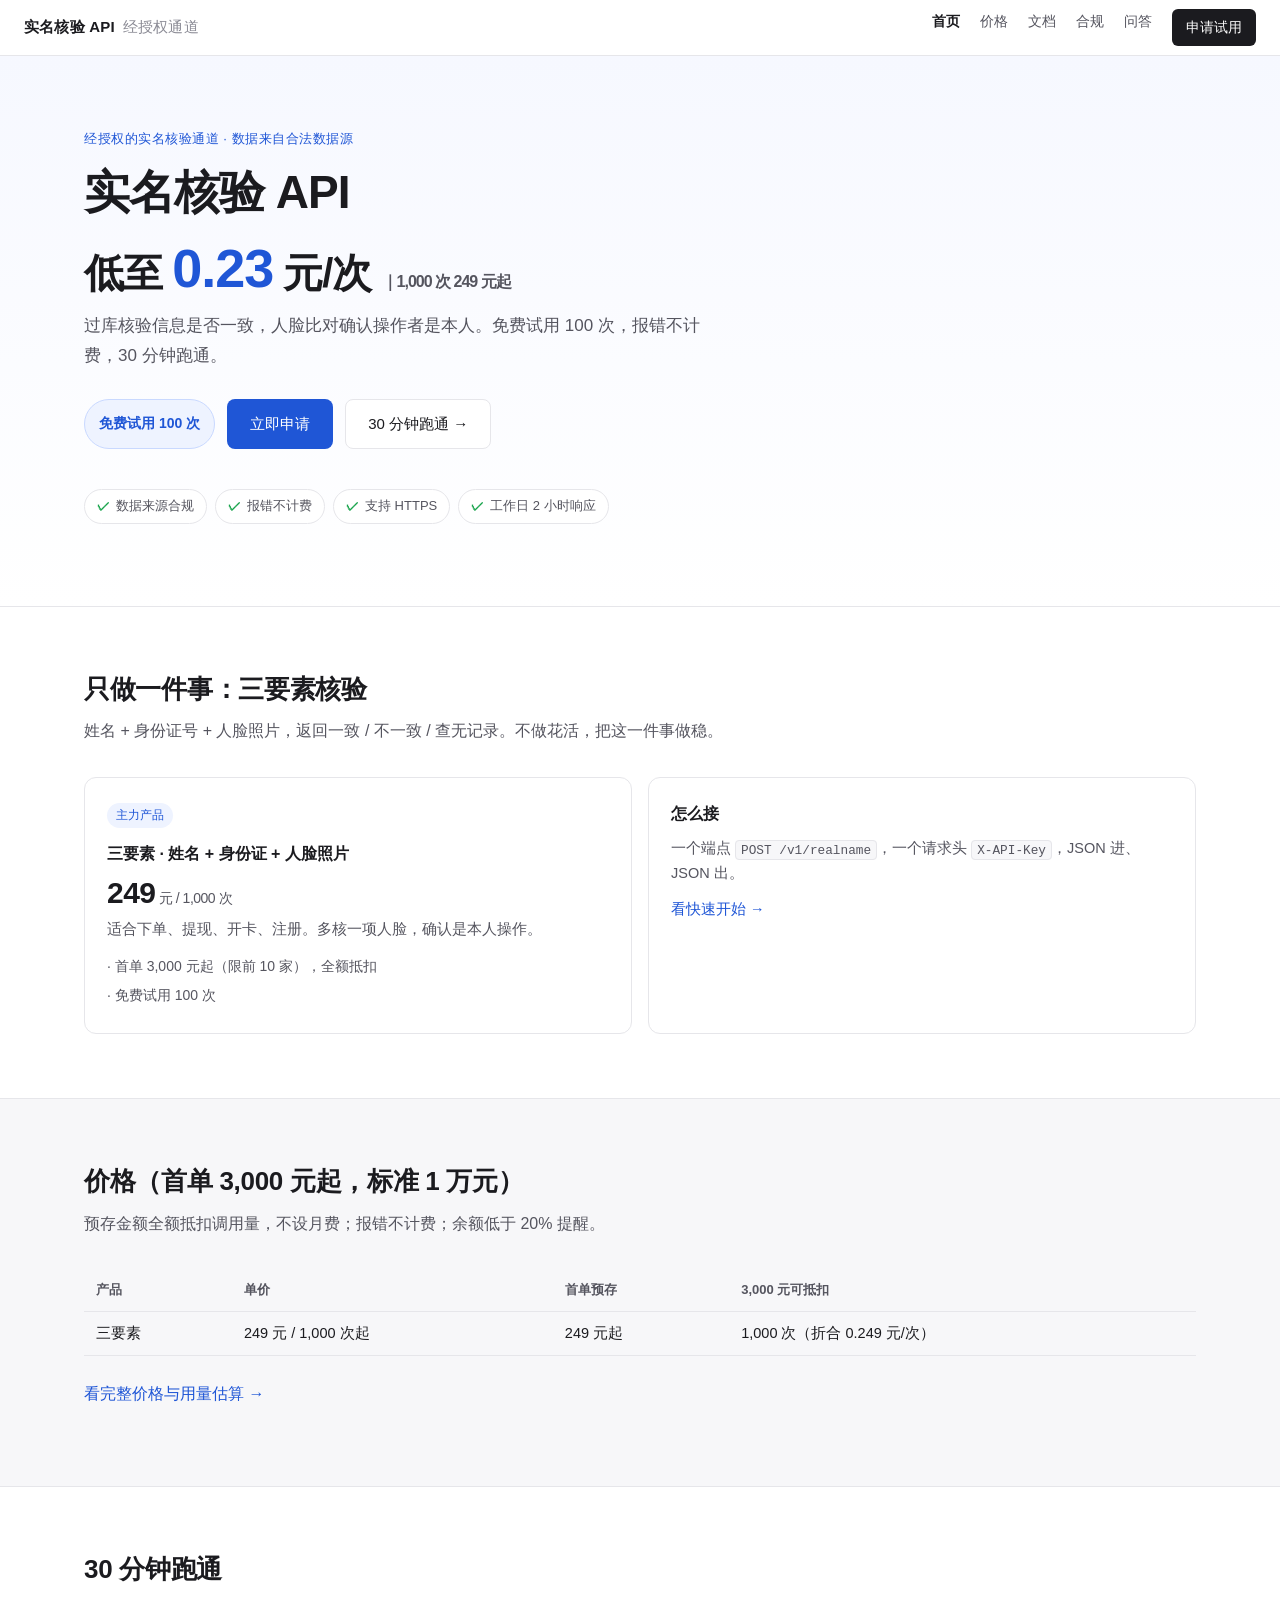
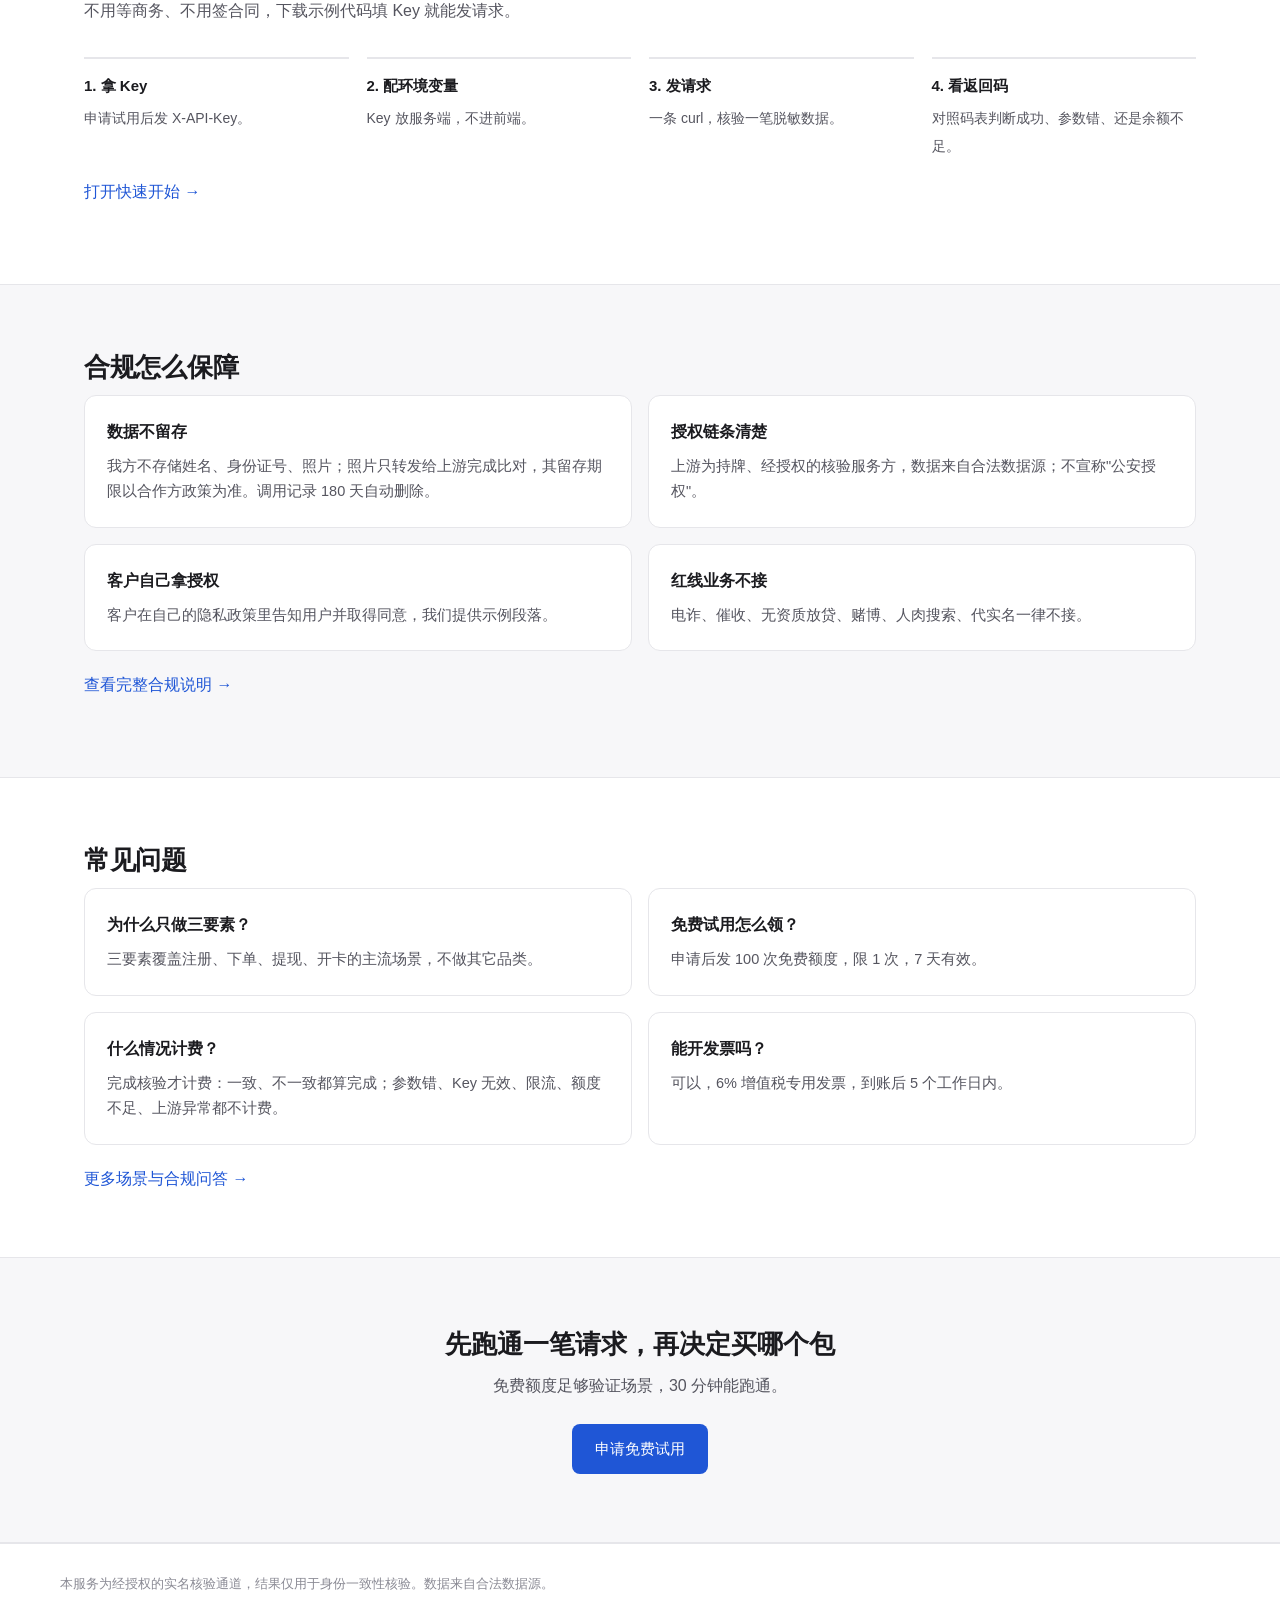
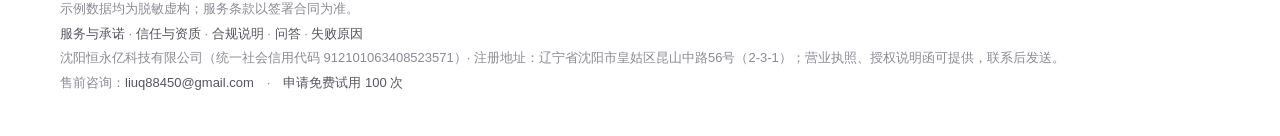
<file: index.html>
<!DOCTYPE html>
<html lang="zh-CN">
<head>
<meta charset="utf-8">
<meta name="viewport" content="width=device-width, initial-scale=1">
<title>三要素实名核验 API · 低至 0.23 元/次，1,000 次 249 元起</title>
<meta name="description" content="三要素实名核验 API：姓名+身份证+人脸照片一次核验，低至 0.23 元/次，1,000 次 249 元起。免费试用 100 次，报错不计费，30 分钟跑通。">
<link rel="stylesheet" href="assets/style.css">
</head>
<body>

<header class="topbar">
  <a class="brand" href="index.html">实名核验 API<span>经授权通道</span></a>
  <nav class="topnav">
    <a href="index.html" class="active">首页</a>
    <a href="pricing.html">价格</a>
    <a href="docs.html">文档</a>
    <a href="compliance.html">合规</a>
    <a href="faq.html">问答</a>
    <a href="trial.html" class="cta">申请试用</a>
  </nav>
</header>

<section class="hero">
  <div class="wrap">
    <p class="eyebrow">经授权的实名核验通道 · 数据来自合法数据源</p>
    <h1>实名核验 API</h1>
    <p class="hero-price">低至 <strong>0.23</strong> 元/次 <span style="font-size:16px;color:var(--ink-2)">｜1,000 次 249 元起</span></p>
    <p class="hero-sub">过库核验信息是否一致，人脸比对确认操作者是本人。免费试用 100 次，报错不计费，30 分钟跑通。</p>
    <div class="hero-cta">
      <span class="free-badge">免费试用 100 次</span>
      <a class="btn btn-primary" href="trial.html">立即申请</a>
      <a class="btn btn-ghost" href="quickstart.html">30 分钟跑通 →</a>
    </div>
    <ul class="badge-row">
      <li>数据来源合规</li>
      <li>报错不计费</li>
      <li>支持 HTTPS</li>
      <li>工作日 2 小时响应</li>
    </ul>
  </div>
</section>

<div class="wrap section">
  <h2>只做一件事：三要素核验</h2>
  <p class="section-sub">姓名 + 身份证号 + 人脸照片，返回一致 / 不一致 / 查无记录。不做花活，把这一件事做稳。</p>
  <div class="cards2">
    <div class="card-soft">
      <span class="badge">主力产品</span>
      <h3 style="margin-top:12px">三要素 · 姓名 + 身份证 + 人脸照片</h3>
      <div class="amount" style="font-size:30px;margin:8px 0">249<small> 元 / 1,000 次</small></div>
      <p>适合下单、提现、开卡、注册。多核一项人脸，确认是本人操作。</p>
      <ul style="list-style:none;padding:0;margin:12px 0 0;font-size:14px;color:var(--ink-2)">
        <li>· 首单 3,000 元起（限前 10 家），全额抵扣</li>
        <li>· 免费试用 100 次</li>
      </ul>
    </div>
    <div class="card-soft">
      <h3>怎么接</h3>
      <p>一个端点 <code>POST /v1/realname</code>，一个请求头 <code>X-API-Key</code>，JSON 进、JSON 出。</p>
      <p style="margin-top:10px"><a href="quickstart.html">看快速开始 →</a></p>
    </div>
  </div>
</div>

<div class="band">
  <div class="wrap section">
    <h2>价格（首单 3,000 元起，标准 1 万元）</h2>
    <p class="section-sub">预存金额全额抵扣调用量，不设月费；报错不计费；余额低于 20% 提醒。</p>
    <div class="tbl">
    <table>
      <tr><th>产品</th><th>单价</th><th>首单预存</th><th>3,000 元可抵扣</th></tr>
      <tr><td>三要素</td><td>249 元 / 1,000 次起</td><td>249 元起</td><td>1,000 次（折合 0.249 元/次）</td></tr>
    </table>
    </div>
    <p style="margin-top:18px"><a href="pricing.html">看完整价格与用量估算 →</a></p>
  </div>
</div>

<div class="wrap section">
  <h2>30 分钟跑通</h2>
  <p class="section-sub">不用等商务、不用签合同，下载示例代码填 Key 就能发请求。</p>
  <div class="flow">
    <div class="step"><b>1. 拿 Key</b><span>申请试用后发 X-API-Key。</span></div>
    <div class="step"><b>2. 配环境变量</b><span>Key 放服务端，不进前端。</span></div>
    <div class="step"><b>3. 发请求</b><span>一条 curl，核验一笔脱敏数据。</span></div>
    <div class="step"><b>4. 看返回码</b><span>对照码表判断成功、参数错、还是余额不足。</span></div>
  </div>
  <p style="margin-top:18px"><a href="quickstart.html">打开快速开始 →</a></p>
</div>

<div class="band">
  <div class="wrap section">
    <h2>合规怎么保障</h2>
    <div class="cards2">
      <div class="card-soft"><h3>数据不留存</h3><p>我方不存储姓名、身份证号、照片；照片只转发给上游完成比对，其留存期限以合作方政策为准。调用记录 180 天自动删除。</p></div>
      <div class="card-soft"><h3>授权链条清楚</h3><p>上游为持牌、经授权的核验服务方，数据来自合法数据源；不宣称"公安授权"。</p></div>
      <div class="card-soft"><h3>客户自己拿授权</h3><p>客户在自己的隐私政策里告知用户并取得同意，我们提供示例段落。</p></div>
      <div class="card-soft"><h3>红线业务不接</h3><p>电诈、催收、无资质放贷、赌博、人肉搜索、代实名一律不接。</p></div>
    </div>
    <p style="margin-top:20px"><a href="compliance.html">查看完整合规说明 →</a></p>
  </div>
</div>

<div class="wrap section">
  <h2>常见问题</h2>
  <div class="cards2">
    <div class="card-soft"><h3>为什么只做三要素？</h3><p>三要素覆盖注册、下单、提现、开卡的主流场景，不做其它品类。</p></div>
    <div class="card-soft"><h3>免费试用怎么领？</h3><p>申请后发 100 次免费额度，限 1 次，7 天有效。</p></div>
    <div class="card-soft"><h3>什么情况计费？</h3><p>完成核验才计费：一致、不一致都算完成；参数错、Key 无效、限流、额度不足、上游异常都不计费。</p></div>
    <div class="card-soft"><h3>能开发票吗？</h3><p>可以，6% 增值税专用发票，到账后 5 个工作日内。</p></div>
  </div>
  <p style="margin:20px 0 0"><a href="faq.html">更多场景与合规问答 →</a></p>
</div>

<div class="band cta-band">
  <h2>先跑通一笔请求，再决定买哪个包</h2>
  <p>免费额度足够验证场景，30 分钟能跑通。</p>
  <a class="btn btn-primary" href="trial.html">申请免费试用</a>
</div>

<footer>
  <div class="wrap">
    本服务为经授权的实名核验通道，结果仅用于身份一致性核验。数据来自合法数据源。<br>
    示例数据均为脱敏虚构；服务条款以签署合同为准。
    <br>
    <a href="service.html">服务与承诺</a> · <a href="trust.html">信任与资质</a> · <a href="compliance.html">合规说明</a> · <a href="faq.html">问答</a> · <a href="failure-reasons.html">失败原因</a>
    <br>沈阳恒永亿科技有限公司（统一社会信用代码 912101063408523571）· 注册地址：辽宁省沈阳市皇姑区昆山中路56号（2-3-1）；营业执照、授权说明函可提供，联系后发送。<br>售前咨询：<a href="mailto:liuq88450@gmail.com">liuq88450@gmail.com</a>　·　<a href="trial.html">申请免费试用 100 次</a>
  </div>
</footer>

</body>
</html>
</file>
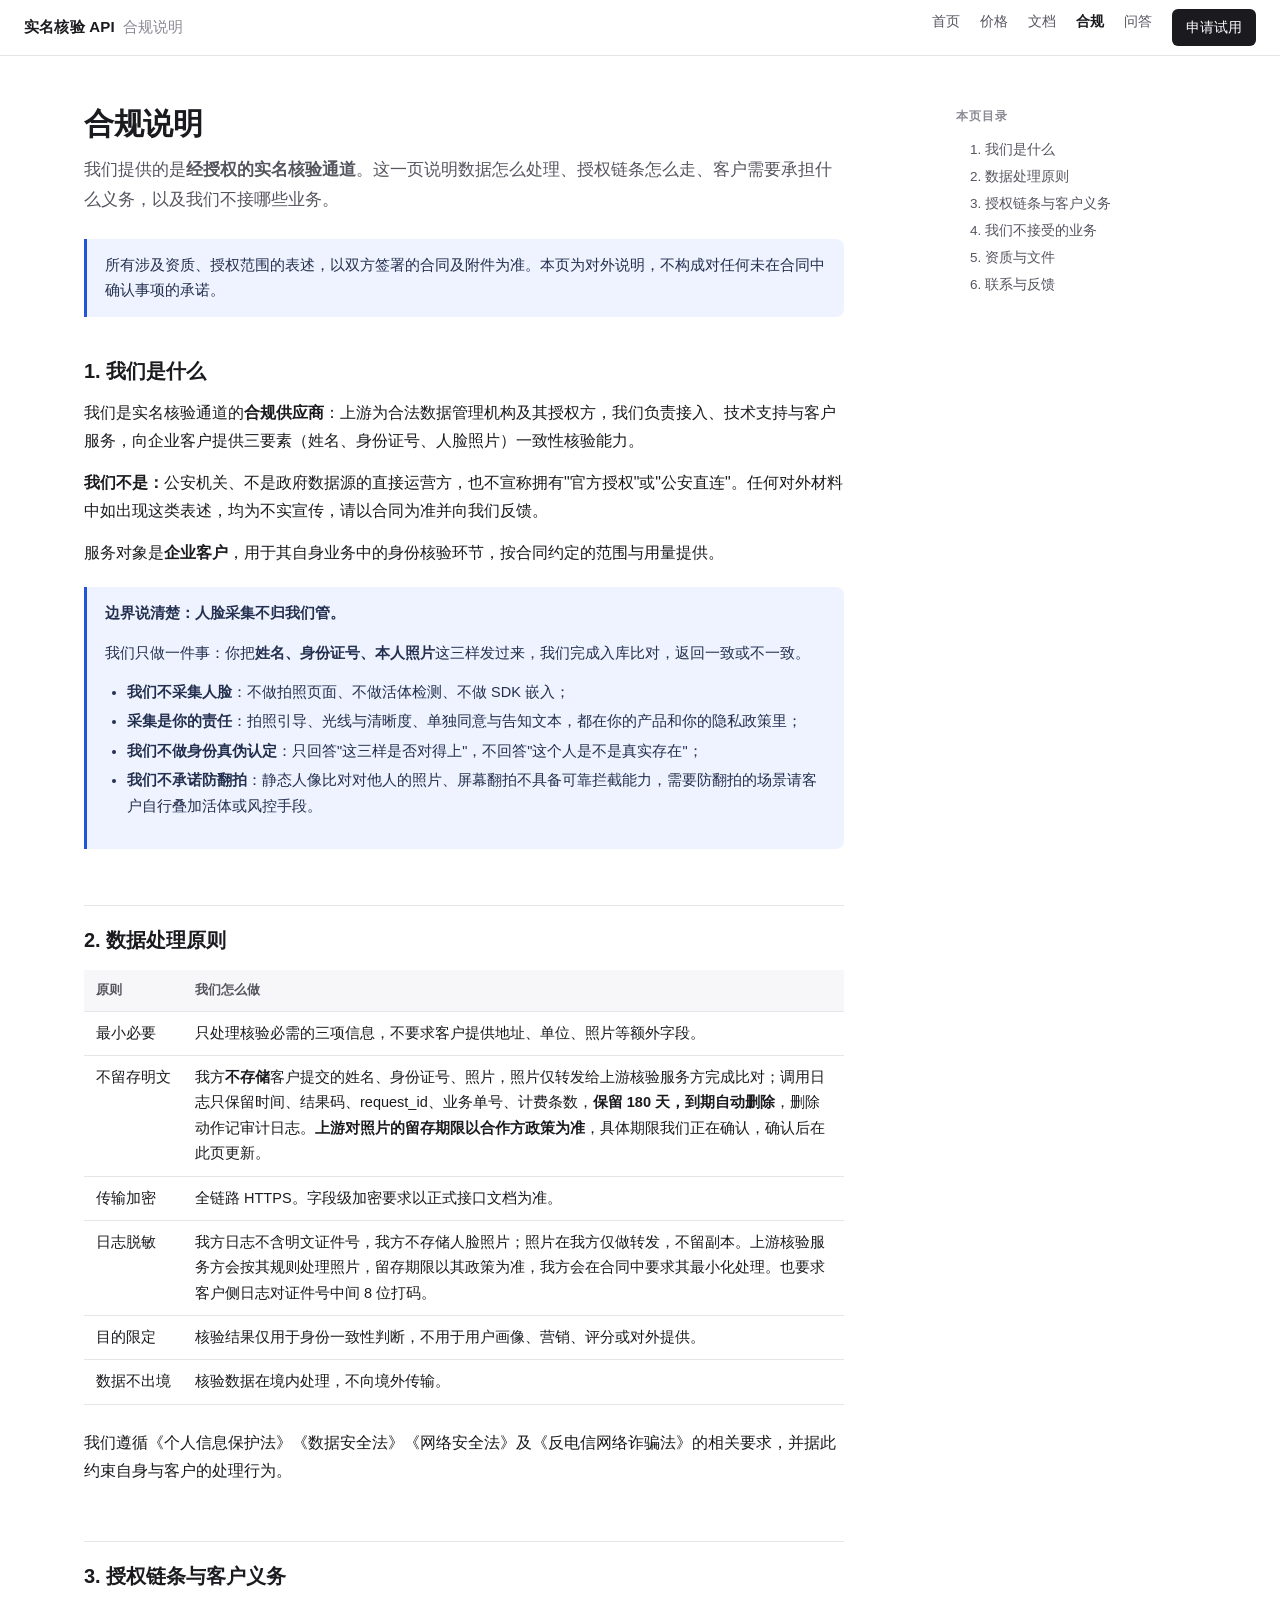
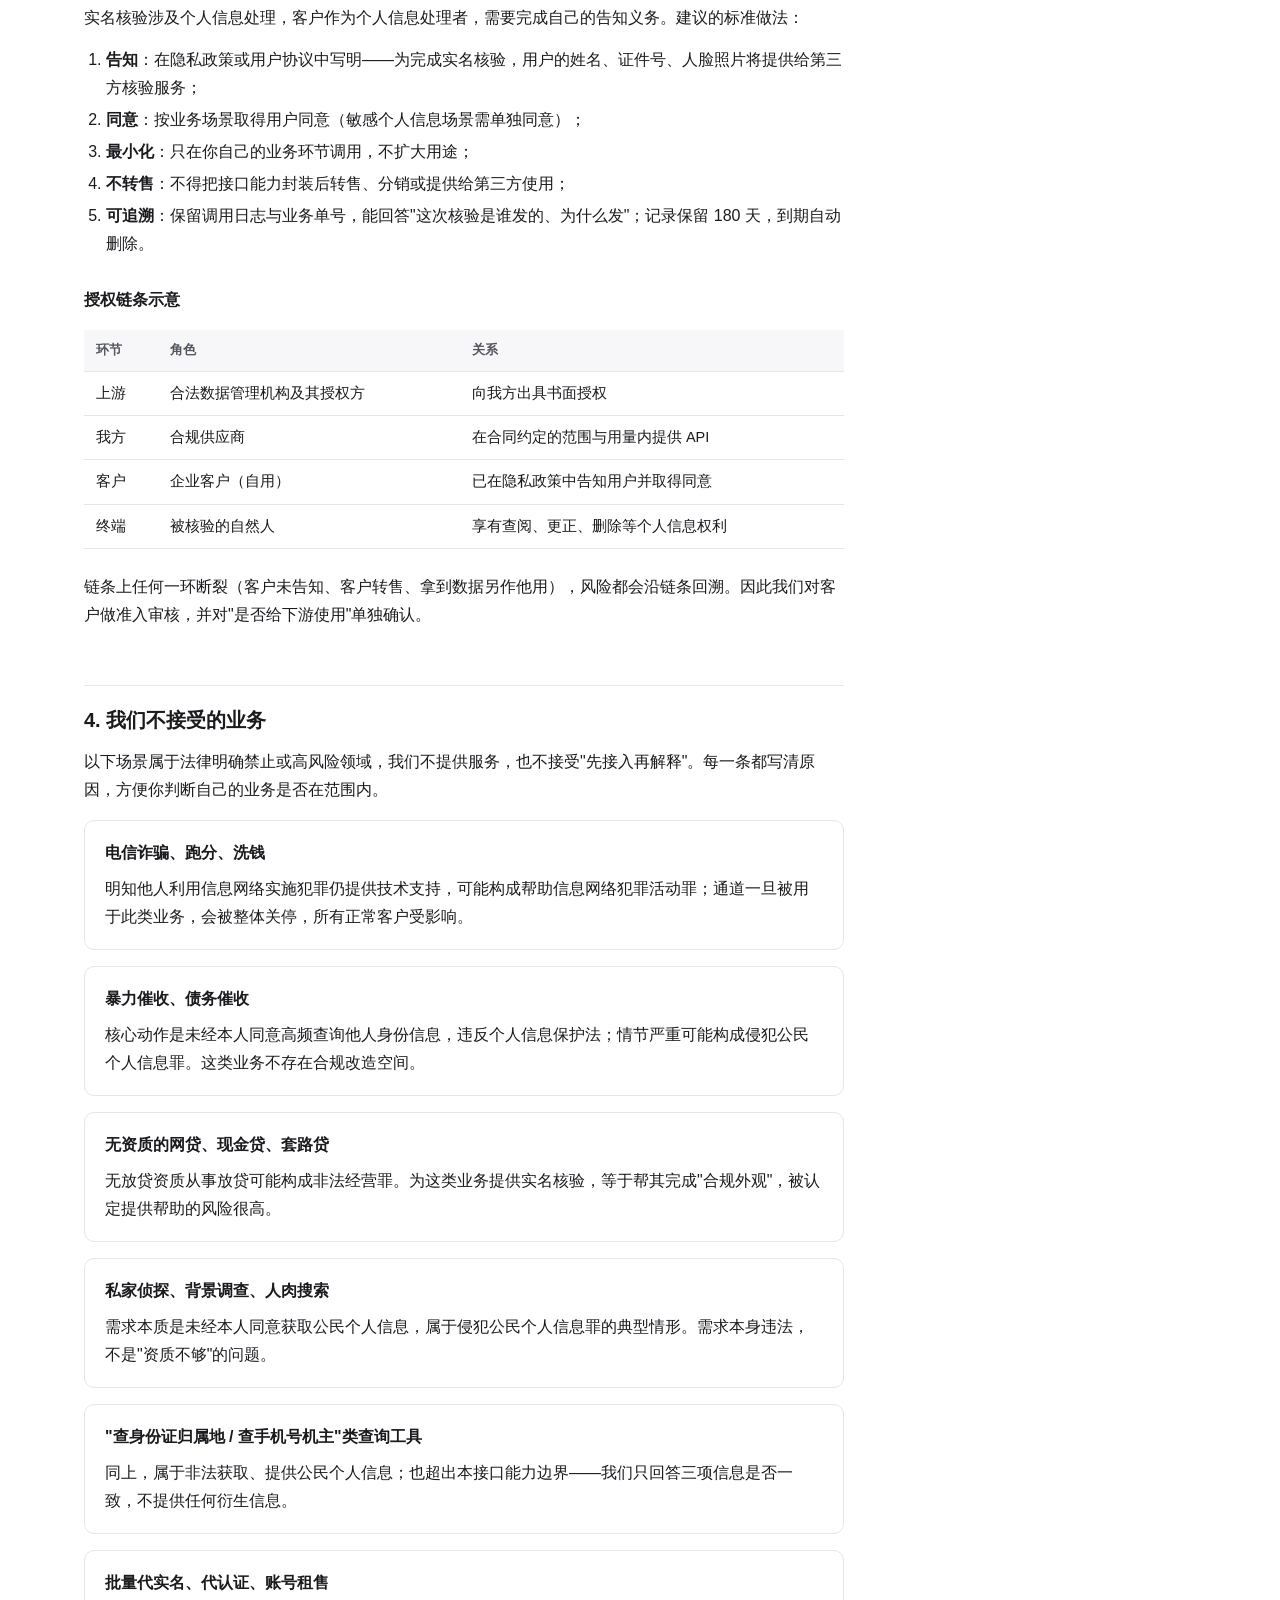
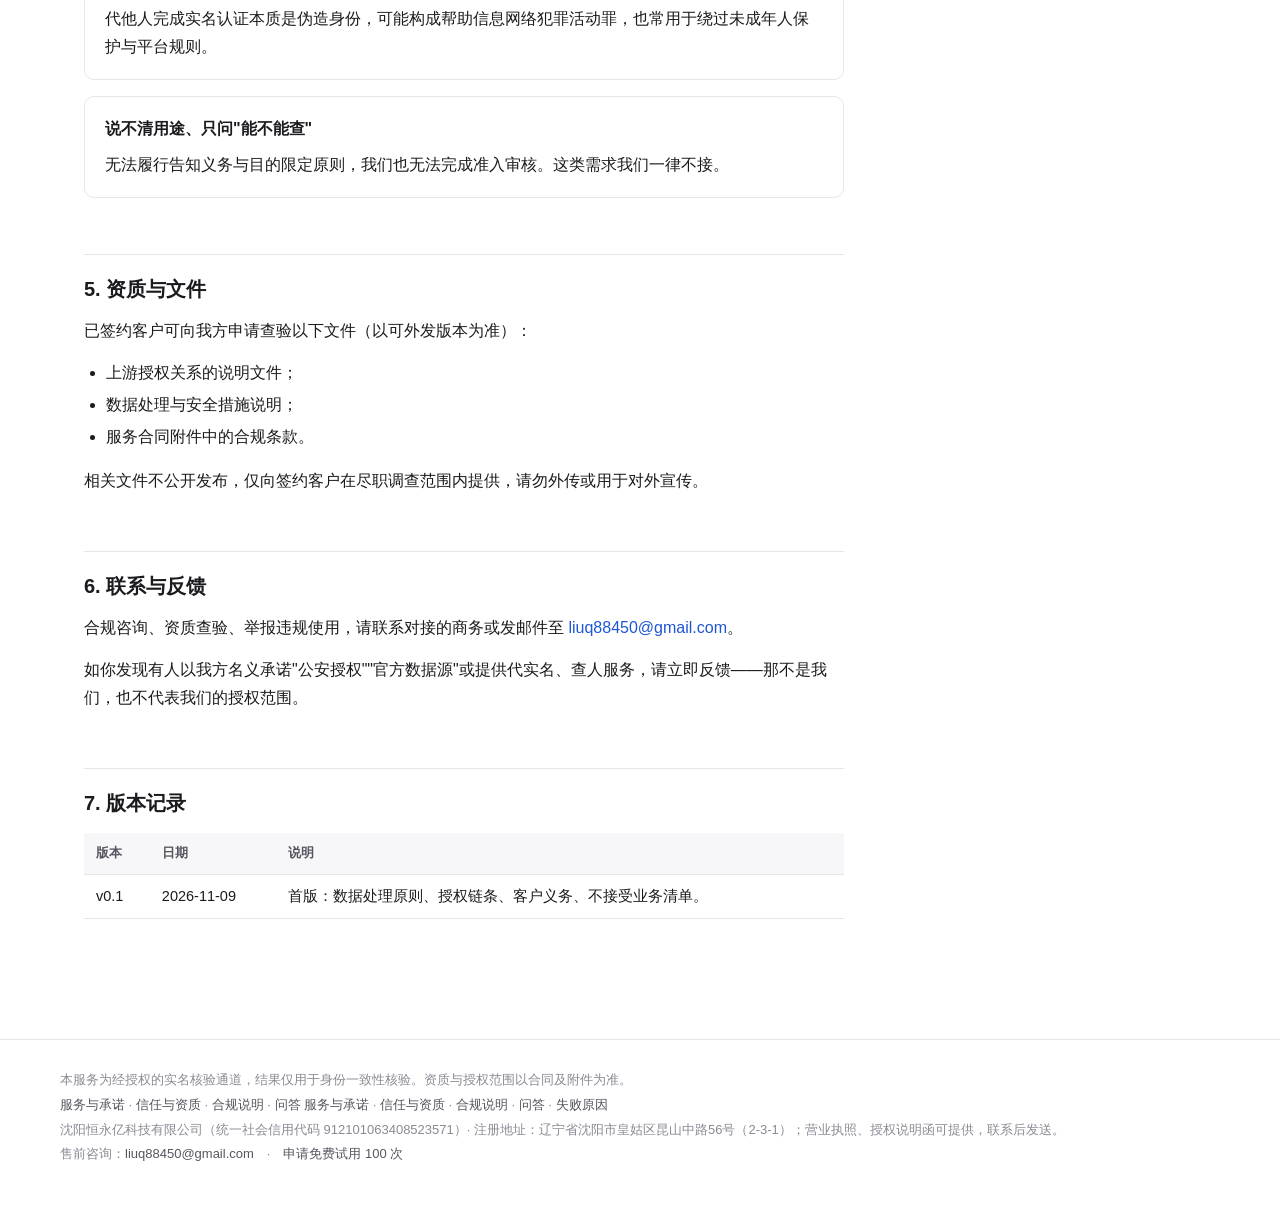
<file: compliance.html>
<!DOCTYPE html>
<html lang="zh-CN">
<head>
<meta charset="utf-8">
<meta name="viewport" content="width=device-width, initial-scale=1">
<title>合规说明 · 三要素实名核验 API</title>
<meta name="description" content="实名核验服务的合规说明：数据处理原则、授权链条、客户义务与我们不接受的业务场景。">
<link rel="stylesheet" href="assets/style.css">
</head>
<body>

<header class="topbar">
  <a class="brand" href="index.html">实名核验 API<span>合规说明</span></a>
  <nav class="topnav">
    <a href="index.html">首页</a>
    <a href="pricing.html">价格</a>
    <a href="docs.html">文档</a>
    <a href="compliance.html" class="active">合规</a>
    <a href="faq.html">问答</a>
    <a href="trial.html" class="cta">申请试用</a>
  </nav>
</header>

<div class="wrap">
<div class="layout">

<article>

  <h1>合规说明</h1>
  <p class="lead">我们提供的是<strong>经授权的实名核验通道</strong>。这一页说明数据怎么处理、授权链条怎么走、客户需要承担什么义务，以及我们不接哪些业务。</p>

  <div class="notice">
    <p>所有涉及资质、授权范围的表述，以双方签署的合同及附件为准。本页为对外说明，不构成对任何未在合同中确认事项的承诺。</p>
  </div>

  <!-- ================= 1 ================= -->
  <h2 id="what">1. 我们是什么</h2>

  <p>我们是实名核验通道的<strong>合规供应商</strong>：上游为合法数据管理机构及其授权方，我们负责接入、技术支持与客户服务，向企业客户提供三要素（姓名、身份证号、人脸照片）一致性核验能力。</p>

  <p><strong>我们不是：</strong>公安机关、不是政府数据源的直接运营方，也不宣称拥有"官方授权"或"公安直连"。任何对外材料中如出现这类表述，均为不实宣传，请以合同为准并向我们反馈。</p>

  <p>服务对象是<strong>企业客户</strong>，用于其自身业务中的身份核验环节，按合同约定的范围与用量提供。</p>

  <div class="notice">
    <p><strong>边界说清楚：人脸采集不归我们管。</strong></p>
    <p>我们只做一件事：你把<strong>姓名、身份证号、本人照片</strong>这三样发过来，我们完成入库比对，返回一致或不一致。</p>
    <ul>
      <li><strong>我们不采集人脸</strong>：不做拍照页面、不做活体检测、不做 SDK 嵌入；</li>
      <li><strong>采集是你的责任</strong>：拍照引导、光线与清晰度、单独同意与告知文本，都在你的产品和你的隐私政策里；</li>
      <li><strong>我们不做身份真伪认定</strong>：只回答"这三样是否对得上"，不回答"这个人是不是真实存在"；</li>
      <li><strong>我们不承诺防翻拍</strong>：静态人像比对对他人的照片、屏幕翻拍不具备可靠拦截能力，需要防翻拍的场景请客户自行叠加活体或风控手段。</li>
    </ul>
  </div>

  <!-- ================= 2 ================= -->
  <h2 id="data">2. 数据处理原则</h2>

  <div class="tbl">
<table class="col1-nowrap">
    <tr><th>原则</th><th>我们怎么做</th></tr>
    <tr>
      <td>最小必要</td>
      <td>只处理核验必需的三项信息，不要求客户提供地址、单位、照片等额外字段。</td>
    </tr>
    <tr>
      <td>不留存明文</td>
      <td>我方<strong>不存储</strong>客户提交的姓名、身份证号、照片，照片仅转发给上游核验服务方完成比对；调用日志只保留时间、结果码、request_id、业务单号、计费条数，<strong>保留 180 天，到期自动删除</strong>，删除动作记审计日志。<strong>上游对照片的留存期限以合作方政策为准</strong>，具体期限我们正在确认，确认后在此页更新。</td>
    </tr>
    <tr>
      <td>传输加密</td>
      <td>全链路 HTTPS。字段级加密要求以正式接口文档为准。</td>
    </tr>
    <tr>
      <td>日志脱敏</td>
      <td>我方日志不含明文证件号，我方不存储人脸照片；照片在我方仅做转发，不留副本。上游核验服务方会按其规则处理照片，留存期限以其政策为准，我方会在合同中要求其最小化处理。也要求客户侧日志对证件号中间 8 位打码。</td>
    </tr>
    <tr>
      <td>目的限定</td>
      <td>核验结果仅用于身份一致性判断，不用于用户画像、营销、评分或对外提供。</td>
    </tr>
    <tr>
      <td>数据不出境</td>
      <td>核验数据在境内处理，不向境外传输。</td>
    </tr>
  </table>
</div>

  <p>我们遵循《个人信息保护法》《数据安全法》《网络安全法》及《反电信网络诈骗法》的相关要求，并据此约束自身与客户的处理行为。</p>

  <!-- ================= 3 ================= -->
  <h2 id="chain">3. 授权链条与客户义务</h2>

  <p>实名核验涉及个人信息处理，客户作为个人信息处理者，需要完成自己的告知义务。建议的标准做法：</p>

  <ol>
    <li><strong>告知</strong>：在隐私政策或用户协议中写明——为完成实名核验，用户的姓名、证件号、人脸照片将提供给第三方核验服务；</li>
    <li><strong>同意</strong>：按业务场景取得用户同意（敏感个人信息场景需单独同意）；</li>
    <li><strong>最小化</strong>：只在你自己的业务环节调用，不扩大用途；</li>
    <li><strong>不转售</strong>：不得把接口能力封装后转售、分销或提供给第三方使用；</li>
    <li><strong>可追溯</strong>：保留调用日志与业务单号，能回答"这次核验是谁发的、为什么发"；记录保留 180 天，到期自动删除。</li>
  </ol>

  <h3>授权链条示意</h3>
  <div class="tbl">
<table>
    <tr><th>环节</th><th>角色</th><th>关系</th></tr>
    <tr><td>上游</td><td>合法数据管理机构及其授权方</td><td>向我方出具书面授权</td></tr>
    <tr><td>我方</td><td>合规供应商</td><td>在合同约定的范围与用量内提供 API</td></tr>
    <tr><td>客户</td><td>企业客户（自用）</td><td>已在隐私政策中告知用户并取得同意</td></tr>
    <tr><td>终端</td><td>被核验的自然人</td><td>享有查阅、更正、删除等个人信息权利</td></tr>
  </table>
</div>

  <p>链条上任何一环断裂（客户未告知、客户转售、拿到数据另作他用），风险都会沿链条回溯。因此我们对客户做准入审核，并对"是否给下游使用"单独确认。</p>

  <!-- ================= 4 ================= -->
  <h2 id="refuse">4. 我们不接受的业务</h2>

  <p>以下场景属于法律明确禁止或高风险领域，我们不提供服务，也不接受"先接入再解释"。每一条都写清原因，方便你判断自己的业务是否在范围内。</p>

  <div class="card">
    <h3>电信诈骗、跑分、洗钱</h3>
    <p>明知他人利用信息网络实施犯罪仍提供技术支持，可能构成帮助信息网络犯罪活动罪；通道一旦被用于此类业务，会被整体关停，所有正常客户受影响。</p>
  </div>

  <div class="card">
    <h3>暴力催收、债务催收</h3>
    <p>核心动作是未经本人同意高频查询他人身份信息，违反个人信息保护法；情节严重可能构成侵犯公民个人信息罪。这类业务不存在合规改造空间。</p>
  </div>

  <div class="card">
    <h3>无资质的网贷、现金贷、套路贷</h3>
    <p>无放贷资质从事放贷可能构成非法经营罪。为这类业务提供实名核验，等于帮其完成"合规外观"，被认定提供帮助的风险很高。</p>
  </div>

  <div class="card">
    <h3>私家侦探、背景调查、人肉搜索</h3>
    <p>需求本质是未经本人同意获取公民个人信息，属于侵犯公民个人信息罪的典型情形。需求本身违法，不是"资质不够"的问题。</p>
  </div>

  <div class="card">
    <h3>"查身份证归属地 / 查手机号机主"类查询工具</h3>
    <p>同上，属于非法获取、提供公民个人信息；也超出本接口能力边界——我们只回答三项信息是否一致，不提供任何衍生信息。</p>
  </div>

  <div class="card">
    <h3>批量代实名、代认证、账号租售</h3>
    <p>代他人完成实名认证本质是伪造身份，可能构成帮助信息网络犯罪活动罪，也常用于绕过未成年人保护与平台规则。</p>
  </div>

  <div class="card">
    <h3>说不清用途、只问"能不能查"</h3>
    <p>无法履行告知义务与目的限定原则，我们也无法完成准入审核。这类需求我们一律不接。</p>
  </div>

  <!-- ================= 5 ================= -->
  <h2 id="docs">5. 资质与文件</h2>

  <p>已签约客户可向我方申请查验以下文件（以可外发版本为准）：</p>
  <ul>
    <li>上游授权关系的说明文件；</li>
    <li>数据处理与安全措施说明；</li>
    <li>服务合同附件中的合规条款。</li>
  </ul>
  <p>相关文件不公开发布，仅向签约客户在尽职调查范围内提供，请勿外传或用于对外宣传。</p>

  <!-- ================= 6 ================= -->
  <h2 id="contact">6. 联系与反馈</h2>

  <p>合规咨询、资质查验、举报违规使用，请联系对接的商务或发邮件至 <span class="muted"><a href="mailto:liuq88450@gmail.com?subject=合规咨询">liuq88450@gmail.com</a></span>。</p>

  <p>如你发现有人以我方名义承诺"公安授权""官方数据源"或提供代实名、查人服务，请立即反馈——那不是我们，也不代表我们的授权范围。</p>

  <h2 id="changelog">7. 版本记录</h2>
  <div class="tbl">
<table>
    <tr><th>版本</th><th>日期</th><th>说明</th></tr>
    <tr><td>v0.1</td><td>2026-11-09</td><td>首版：数据处理原则、授权链条、客户义务、不接受业务清单。</td></tr>
  </table>
</div>

</article>

<aside class="toc">
  <div class="toc-title">本页目录</div>
  <a href="#what">1. 我们是什么</a>
  <a href="#data">2. 数据处理原则</a>
  <a href="#chain">3. 授权链条与客户义务</a>
  <a href="#refuse">4. 我们不接受的业务</a>
  <a href="#docs">5. 资质与文件</a>
  <a href="#contact">6. 联系与反馈</a>
</aside>

</div>
</div>

<footer>
  <div class="wrap">
    本服务为经授权的实名核验通道，结果仅用于身份一致性核验。资质与授权范围以合同及附件为准。
    <br>
    <a href="service.html">服务与承诺</a> · <a href="trust.html">信任与资质</a> · <a href="compliance.html">合规说明</a> · <a href="faq.html">问答</a>
        <a href="service.html">服务与承诺</a> · <a href="trust.html">信任与资质</a> · <a href="compliance.html">合规说明</a> · <a href="faq.html">问答</a> · <a href="failure-reasons.html">失败原因</a>
    <br>沈阳恒永亿科技有限公司（统一社会信用代码 912101063408523571）· 注册地址：辽宁省沈阳市皇姑区昆山中路56号（2-3-1）；营业执照、授权说明函可提供，联系后发送。<br>售前咨询：<a href="mailto:liuq88450@gmail.com">liuq88450@gmail.com</a>　·　<a href="trial.html">申请免费试用 100 次</a>
  </div>
</footer>

</body>
</html>
</file>
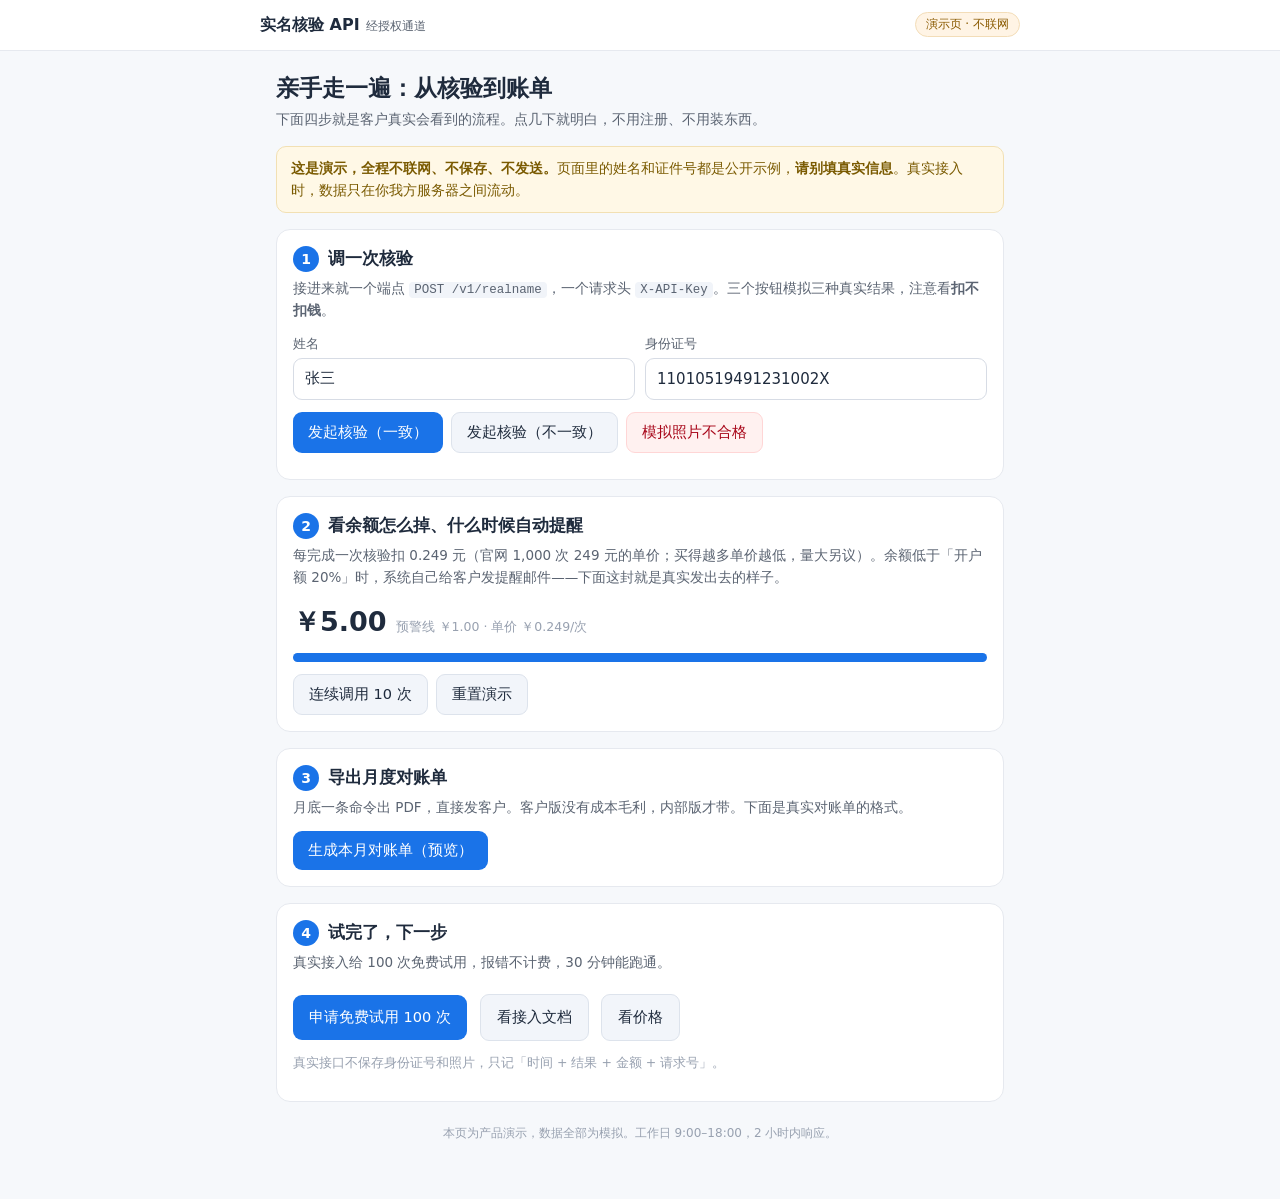
<file: demo.html>
<!DOCTYPE html>
<html lang="zh-CN">
<head>
<meta charset="utf-8">
<meta name="viewport" content="width=device-width, initial-scale=1">
<title>亲手走一遍：从核验到账单（演示）· 实名核验 API</title>
<meta name="description" content="实名核验 API 的在线演示：调一次核验、看余额怎么扣、余额低自动提醒、导出月度对账单。全部为模拟数据，不联网、不保存、不发送。">
<style>
  :root { --ink:#1f2b3d; --ink2:#5b6472; --line:#e6e9ef; --accent:#1a73e8; }
  * { box-sizing:border-box; }
  html, body { margin:0; padding:0; }
  body { font-family:"PingFang SC","Hiragino Sans GB","Microsoft YaHei",system-ui,sans-serif;
         color:var(--ink); background:#f6f8fb; font-size:15px; line-height:1.6;
         -webkit-text-size-adjust:100%; }
  a { color:var(--accent); }
  .topbar { background:#fff; border-bottom:1px solid var(--line); padding:12px 16px; }
  .topbar-in { max-width:760px; margin:0 auto; display:flex; align-items:center; gap:10px; flex-wrap:wrap; }
  .brand { font-weight:700; font-size:16px; color:var(--ink); text-decoration:none; }
  .brand span { font-weight:400; font-size:12px; color:var(--ink2); margin-left:6px; }
  .tagdemo { margin-left:auto; background:#fff4e5; color:#8a5a00; border:1px solid #f3ddb8;
             border-radius:999px; padding:2px 10px; font-size:12px; }
  .wrap { max-width:760px; margin:0 auto; padding:22px 16px 56px; }
  h1 { font-size:23px; margin:0 0 4px; line-height:1.35; }
  .sub { color:var(--ink2); font-size:14px; margin:0 0 16px; }
  .demo-note { background:#fff8e6; border:1px solid #f2e0b3; border-radius:10px;
               padding:11px 14px; font-size:13.5px; color:#7a5a00; }
  .step { background:#fff; border:1px solid var(--line); border-radius:14px; padding:16px; margin:16px 0; }
  .step-h { display:flex; align-items:center; gap:9px; margin:0 0 6px; font-size:17px; line-height:1.4; }
  .step-n { flex:0 0 26px; height:26px; line-height:26px; text-align:center; border-radius:50%;
            background:var(--accent); color:#fff; font-size:14px; font-weight:700; }
  .step-p { color:var(--ink2); font-size:13.5px; margin:0 0 12px; }
  code { background:#f1f4f9; border-radius:4px; padding:1px 5px; font-size:12.5px;
         font-family:ui-monospace,Menlo,monospace; word-break:break-all; }
  .field { display:grid; grid-template-columns:1fr; gap:10px; margin-bottom:10px; }
  @media (min-width:560px){ .field { grid-template-columns:1fr 1fr; } }
  .field label { font-size:12.5px; color:var(--ink2); display:block; }
  .field input { display:block; width:100%; height:42px; margin-top:4px; padding:0 11px;
                 font-size:15px; font-family:inherit; color:var(--ink);
                 border:1px solid #d7dce5; border-radius:9px; background:#fff; }
  .field input:focus { outline:3px solid #dfe8ff; border-color:var(--accent); }
  .row { display:flex; gap:8px; flex-wrap:wrap; margin-top:12px; }
  .b { border:none; border-radius:9px; padding:11px 15px; font-size:14.5px; cursor:pointer;
       font-family:inherit; line-height:1.2; }
  .primary { background:var(--accent); color:#fff; }
  .ghost { background:#f2f5fa; color:var(--ink); border:1px solid #dde3ec; }
  .warnb { background:#fff1f0; color:#a8071a; border:1px solid #ffd6d6; }
  .panel { margin-top:14px; border-radius:10px; padding:13px 15px; font-size:13.5px; }
  .panel.ok { background:#f0f9f2; border:1px solid #cdead8; }
  .panel.no { background:#fdf3f2; border:1px solid #f6d5d2; }
  .panel.warn { background:#fff8e6; border:1px solid #f2e0b3; }
  .kv { display:grid; grid-template-columns:86px 1fr; gap:5px 10px; font-size:13.5px; }
  .kv b { font-weight:600; color:var(--ink2); }
  .big { font-size:27px; font-weight:700; }
  .bar { height:9px; border-radius:6px; background:#eef1f6; overflow:hidden; margin:9px 0 5px; }
  .bar > i { display:block; height:100%; background:var(--accent); transition:width .3s; }
  .bar.low > i { background:#e8590c; }
  .log { font-size:12.8px; color:var(--ink2); margin-top:10px; }
  .log div { padding:6px 0; border-bottom:1px dashed #eceff4; display:flex; gap:8px; }
  .log span.t { color:#98a1b0; flex:0 0 62px; }
  .mail { background:#fff; border:1px solid #e0e5ee; border-radius:10px; padding:13px 15px;
          font-size:13px; line-height:1.72; white-space:pre-wrap; word-break:break-word; margin-top:10px; }
  .stmt { background:#fff; border:1px solid #e0e5ee; border-radius:10px; padding:18px 16px; font-size:12.8px; margin-top:14px; }
  .stmt h4 { margin:0 0 2px; font-size:16.5px; }
  .stmt .sm { color:#98a1b0; font-size:11.8px; margin-bottom:12px; }
  .stmt h5 { margin:14px 0 5px; font-size:13px; }
  .stmt table { width:100%; border-collapse:collapse; margin:4px 0; font-size:12.3px; }
  .stmt th, .stmt td { border:1px solid #e6e9ef; padding:6px 8px; text-align:left; }
  .stmt th { background:#f6f8fb; font-weight:600; }
  .stmt .n { text-align:right; }
  .stmt .tot td { background:#f8fafd; font-weight:600; }
  .muted { color:#98a1b0; }
  .next a.btn2 { display:inline-block; margin:8px 8px 0 0; padding:11px 16px; border-radius:9px;
                 text-decoration:none; font-size:14.5px; }
  .next a.p { background:var(--accent); color:#fff; }
  .next a.g { background:#f2f5fa; color:var(--ink); border:1px solid #dde3ec; }
  .foot { color:#98a1b0; font-size:12px; margin-top:22px; text-align:center; }
</style>
</head>
<body>

<header class="topbar">
  <div class="topbar-in">
    <a class="brand" href="index.html">实名核验 API<span>经授权通道</span></a>
    <span class="tagdemo">演示页 · 不联网</span>
  </div>
</header>

<div class="wrap">
  <h1>亲手走一遍：从核验到账单</h1>
  <p class="sub">下面四步就是客户真实会看到的流程。点几下就明白，不用注册、不用装东西。</p>
  <div class="demo-note">
    <b>这是演示，全程不联网、不保存、不发送。</b>页面里的姓名和证件号都是公开示例，<b>请别填真实信息</b>。真实接入时，数据只在你我方服务器之间流动。
  </div>

  <!-- 1 -->
  <div class="step">
    <h3 class="step-h"><span class="step-n">1</span>调一次核验</h3>
    <p class="step-p">接进来就一个端点 <code>POST /v1/realname</code>，一个请求头 <code>X-API-Key</code>。三个按钮模拟三种真实结果，注意看<b>扣不扣钱</b>。</p>
    <div class="field">
      <label>姓名<input id="nm" value="张三" autocomplete="off"></label>
      <label>身份证号<input id="idn" value="11010519491231002X" autocomplete="off"></label>
    </div>
    <div class="row">
      <button class="b primary" id="btnOk">发起核验（一致）</button>
      <button class="b ghost" id="btnNo">发起核验（不一致）</button>
      <button class="b warnb" id="btnBad">模拟照片不合格</button>
    </div>
    <div id="res"></div>
    <div class="log" id="log"></div>
  </div>

  <!-- 2 -->
  <div class="step">
    <h3 class="step-h"><span class="step-n">2</span>看余额怎么掉、什么时候自动提醒</h3>
    <p class="step-p">每完成一次核验扣 0.249 元（官网 1,000 次 249 元的单价；买得越多单价越低，量大另议）。余额低于「开户额 20%」时，系统自己给客户发提醒邮件——下面这封就是真实发出去的样子。</p>
    <div style="display:flex;align-items:baseline;gap:9px;flex-wrap:wrap">
      <span class="big" id="bal">￥5.00</span>
      <span class="muted" style="font-size:12.5px">预警线 ￥1.00 · 单价 ￥0.249/次</span>
    </div>
    <div class="bar" id="bar"><i style="width:100%"></i></div>
    <div class="row">
      <button class="b ghost" id="btn10">连续调用 10 次</button>
      <button class="b ghost" id="btnReset">重置演示</button>
    </div>
    <div id="mailbox"></div>
  </div>

  <!-- 3 -->
  <div class="step">
    <h3 class="step-h"><span class="step-n">3</span>导出月度对账单</h3>
    <p class="step-p">月底一条命令出 PDF，直接发客户。客户版没有成本毛利，内部版才带。下面是真实对账单的格式。</p>
    <div class="row"><button class="b primary" id="btnStmt">生成本月对账单（预览）</button></div>
    <div id="stmtBox"></div>
  </div>

  <!-- 4 -->
  <div class="step next">
    <h3 class="step-h"><span class="step-n">4</span>试完了，下一步</h3>
    <p class="step-p">真实接入给 100 次免费试用，报错不计费，30 分钟能跑通。</p>
    <a class="btn2 p" href="trial.html">申请免费试用 100 次</a>
    <a class="btn2 g" href="docs.html">看接入文档</a>
    <a class="btn2 g" href="pricing.html">看价格</a>
    <p class="muted" style="font-size:12.5px;margin-top:12px">真实接口不保存身份证号和照片，只记「时间 + 结果 + 金额 + 请求号」。</p>
  </div>

  <div class="foot">本页为产品演示，数据全部为模拟。工作日 9:00–18:00，2 小时内响应。</div>
</div>

<script>
(function () {
  var PRICE = 249, START = 5000, THRESHOLD = 1000;
  var bal = START, calls = 0, billed = 0, unbilled = 0, recharged = START, mailSent = false, logs = [];
  var $ = function (id) { return document.getElementById(id); };
  var yuan = function (m) { return '￥' + (m / 1000).toFixed(2); };
  var now = function () {
    var d = new Date();
    return ('0'+d.getHours()).slice(-2)+':'+('0'+d.getMinutes()).slice(-2)+':'+('0'+d.getSeconds()).slice(-2);
  };
  var rid = function () { return 'r_' + Math.random().toString(16).slice(2, 14); };

  function drawBal() {
    $('bal').textContent = yuan(bal);
    var bar = $('bar');
    bar.firstChild.style.width = Math.max(0, Math.min(100, bal / START * 100)) + '%';
    bar.className = 'bar' + (bal < THRESHOLD ? ' low' : '');
  }
  function pushLog(text) {
    logs.unshift({ t: now(), text: text });
    if (logs.length > 5) logs.pop();
    $('log').innerHTML = logs.map(function (l) {
      return '<div><span class="t">' + l.t + '</span><span>' + l.text + '</span></div>';
    }).join('');
  }
  function finish(kind) {
    calls++;
    if (kind === 'bad') {
      unbilled++;
      $('res').innerHTML = '<div class="panel warn"><div class="kv">' +
        '<b>结果</b><span>照片不合格（IMAGE_INVALID）</span>' +
        '<b>本次扣费</b><span><b>￥0.00</b>　不计费</span>' +
        '<b>请求号</b><span class="muted">' + rid() + '</span>' +
        '<b>说明</b><span>照片太糊、翻拍、遮挡都会走到这里。这类失败我们不收钱。</span></div></div>';
      pushLog('照片不合格 · 扣 ￥0.00');
    } else if (kind === 'no') {
      billed++; bal -= PRICE;
      $('res').innerHTML = '<div class="panel no"><div class="kv">' +
        '<b>结果</b><span>不一致（NO_MATCH）</span>' +
        '<b>耗时</b><span>' + (2.0 + Math.random()).toFixed(2) + ' 秒</span>' +
        '<b>本次扣费</b><span>￥0.249（核验完成即计费）</span>' +
        '<b>请求号</b><span class="muted">' + rid() + '</span></div></div>';
      pushLog('不一致 · 扣 ￥0.249');
    } else {
      billed++; bal -= PRICE;
      $('res').innerHTML = '<div class="panel ok"><div class="kv">' +
        '<b>结果</b><span>一致（OK）</span>' +
        '<b>耗时</b><span>' + (0.5 + Math.random() * 0.4).toFixed(2) + ' 秒</span>' +
        '<b>本次扣费</b><span>￥0.249</span>' +
        '<b>请求号</b><span class="muted">' + rid() + '</span></div></div>';
      pushLog('一致 · 扣 ￥0.249');
    }
    drawBal(); maybeMail();
  }
  function maybeMail() {
    if (mailSent || bal >= THRESHOLD) return;
    mailSent = true;
    $('mailbox').innerHTML = '<div class="panel warn" style="margin-top:14px">' +
      '<b>余额低于预警线，系统已自动给客户发邮件</b>' +
      '<p style="margin:6px 0 8px;font-size:13px">不用人工盯：扣完这一笔，系统发现余额不足就自动发。同一客户 24 小时只发一封，充值回到预警线以上会自动复位。</p>' +
      '<div class="mail">发件人：恒永亿科技-实名核验\n' +
      '主题：【余额提醒】账户 acct_1a2b3c4d5e 余额 ' + yuan(bal) + '，请及时充值\n\n' +
      '客户，您好：\n\n' +
      '您的实名核验接口账户余额已低于预警阈值，提醒您及时充值，避免影响线上调用。\n\n' +
      '账户编号：acct_1a2b3c4d5e\n' +
      '当前余额：' + yuan(bal) + '\n' +
      '预警阈值：' + yuan(THRESHOLD) + '（开户预存金额的 20%）\n' +
      '按当前单价 ￥0.249/次 估算，约可再用 ' + Math.max(0, Math.floor(bal / PRICE)) + ' 次。\n\n' +
      '充值方式：联系我方对接人转账，到账后由人工入账。\n' +
      '—— 恒永亿科技 · 实名核验服务\n' +
      '工作日 9:00–18:00，2 小时内响应</div></div>';
  }
  function drawStmt() {
    var consumed = billed * PRICE;
    $('stmtBox').innerHTML = '<div class="stmt">' +
      '<h4>实名核验接口 · 月度对账单</h4>' +
      '<div class="sm">账期 ' + new Date().toISOString().slice(0, 7) + '　·　账户 acct_1a2b3c4d5e</div>' +
      '<h5>一、金额</h5><table>' +
      '<tr><th>项目</th><th class="n">金额</th></tr>' +
      '<tr><td>期初余额</td><td class="n">' + yuan(recharged) + '</td></tr>' +
      '<tr><td>本期充值</td><td class="n">￥0.00</td></tr>' +
      '<tr><td>本期消耗</td><td class="n">' + yuan(consumed) + '</td></tr>' +
      '<tr class="tot"><td>期末余额</td><td class="n">' + yuan(bal) + '</td></tr></table>' +
      '<h5>二、调用量</h5><table>' +
      '<tr><th>项目</th><th class="n">数量</th></tr>' +
      '<tr><td>总调用次数</td><td class="n">' + calls + '</td></tr>' +
      '<tr><td>计费次数（一致 + 不一致）</td><td class="n">' + billed + '</td></tr>' +
      '<tr><td>不计费次数（照片不合格 / 报错）</td><td class="n">' + unbilled + '</td></tr></table>' +
      '<h5>三、本期充值记录</h5><table>' +
      '<tr><th>时间</th><th class="n">金额</th><th>备注</th></tr>' +
      '<tr><td>' + new Date().toLocaleDateString('zh-CN') + '</td><td class="n">' + yuan(recharged) + '</td><td>开户预存</td></tr></table>' +
      '<p class="muted" style="font-size:11.8px;margin:8px 0 0">真实系统导出的是 PDF；客户版不含成本毛利，内部版另有一节「毛利」供我们核账。对账单里不含身份证号、照片。</p></div>';
  }

  $('btnOk').onclick = function () { finish('ok'); };
  $('btnNo').onclick = function () { finish('no'); };
  $('btnBad').onclick = function () { finish('bad'); };
  $('btn10').onclick = function () {
    var n = 0;
    for (var i = 0; i < 10; i++) {
      if (bal < PRICE) { pushLog('余额不足，调用被拒（不计费）'); break; }
      calls++; billed++; bal -= PRICE; n++;
    }
    pushLog('连续完成 ' + n + ' 次 · 共扣 ' + yuan(n * PRICE));
    drawBal(); maybeMail();
  };
  $('btnReset').onclick = function () {
    bal = START; calls = 0; billed = 0; unbilled = 0; mailSent = false; logs = [];
    $('res').innerHTML = ''; $('log').innerHTML = ''; $('mailbox').innerHTML = ''; $('stmtBox').innerHTML = '';
    drawBal();
  };
  $('btnStmt').onclick = drawStmt;
  drawBal();
})();
</script>
</body>
</html>
</file>
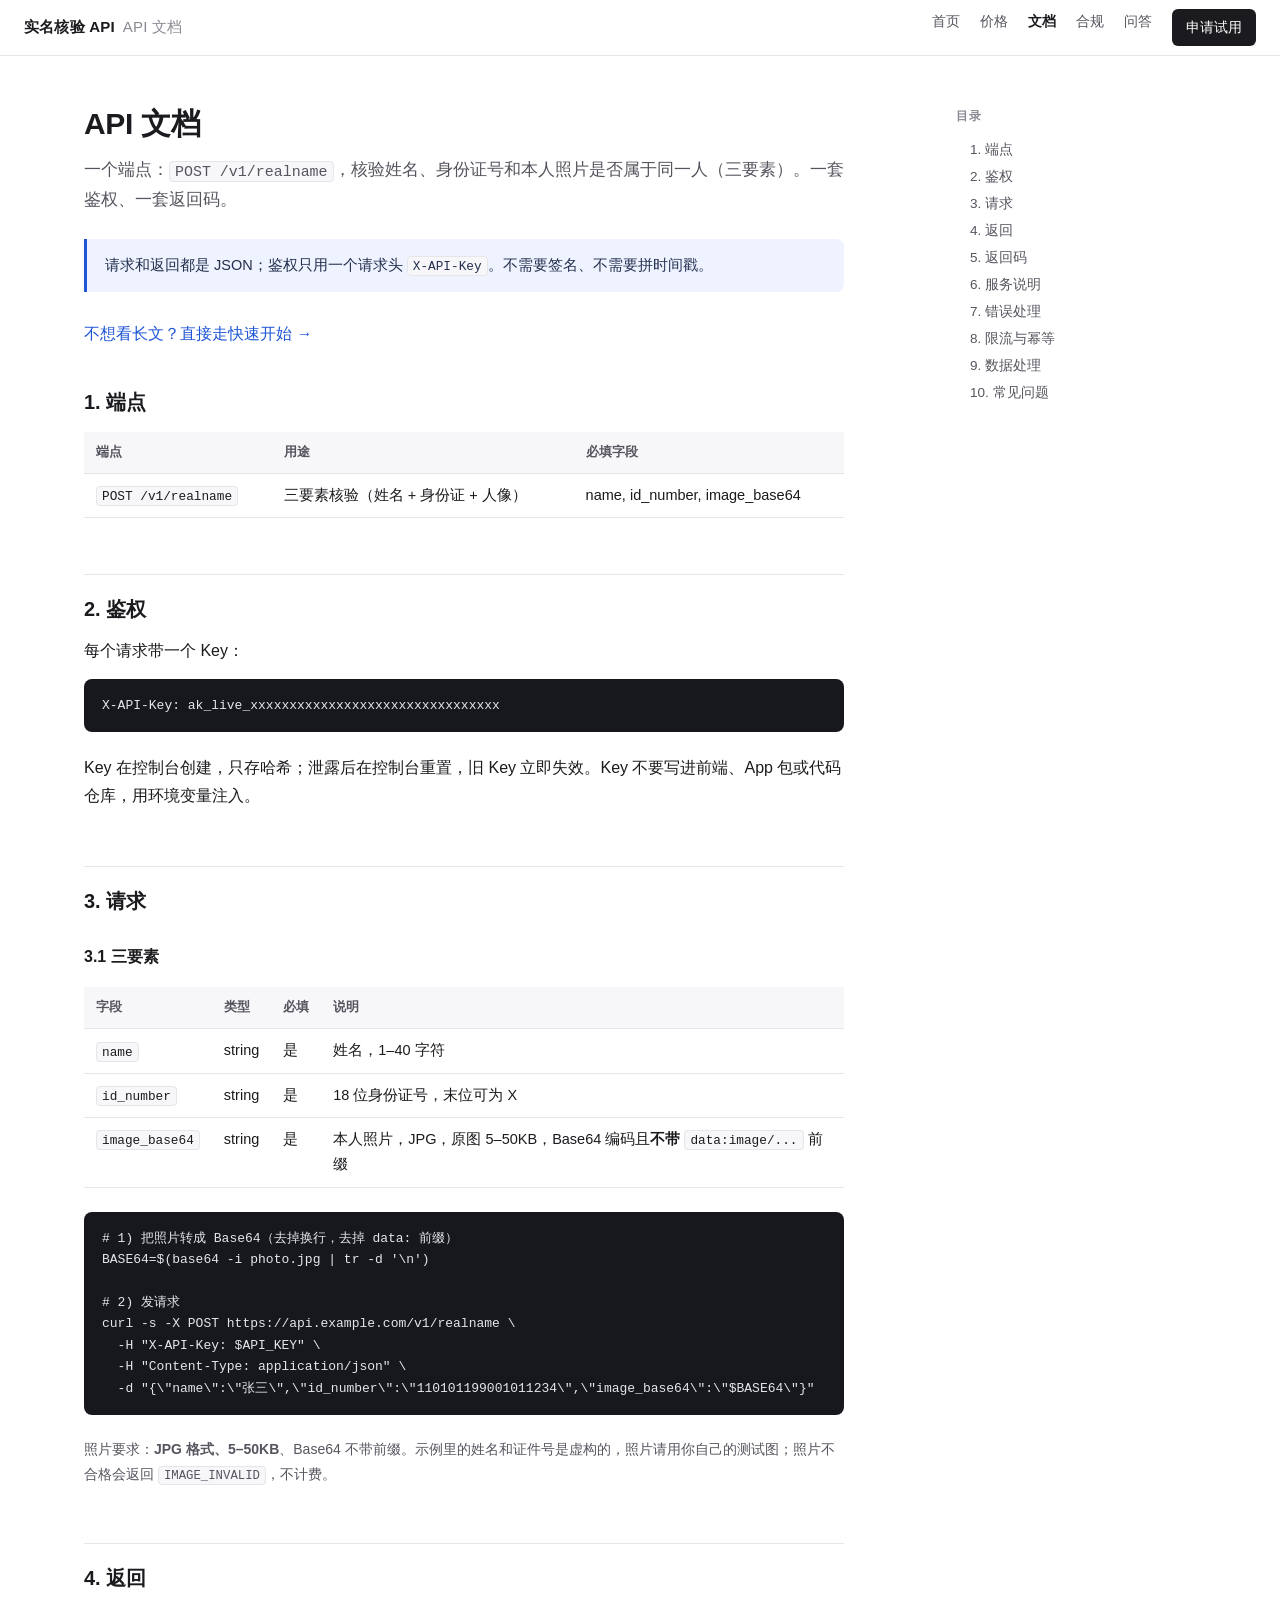
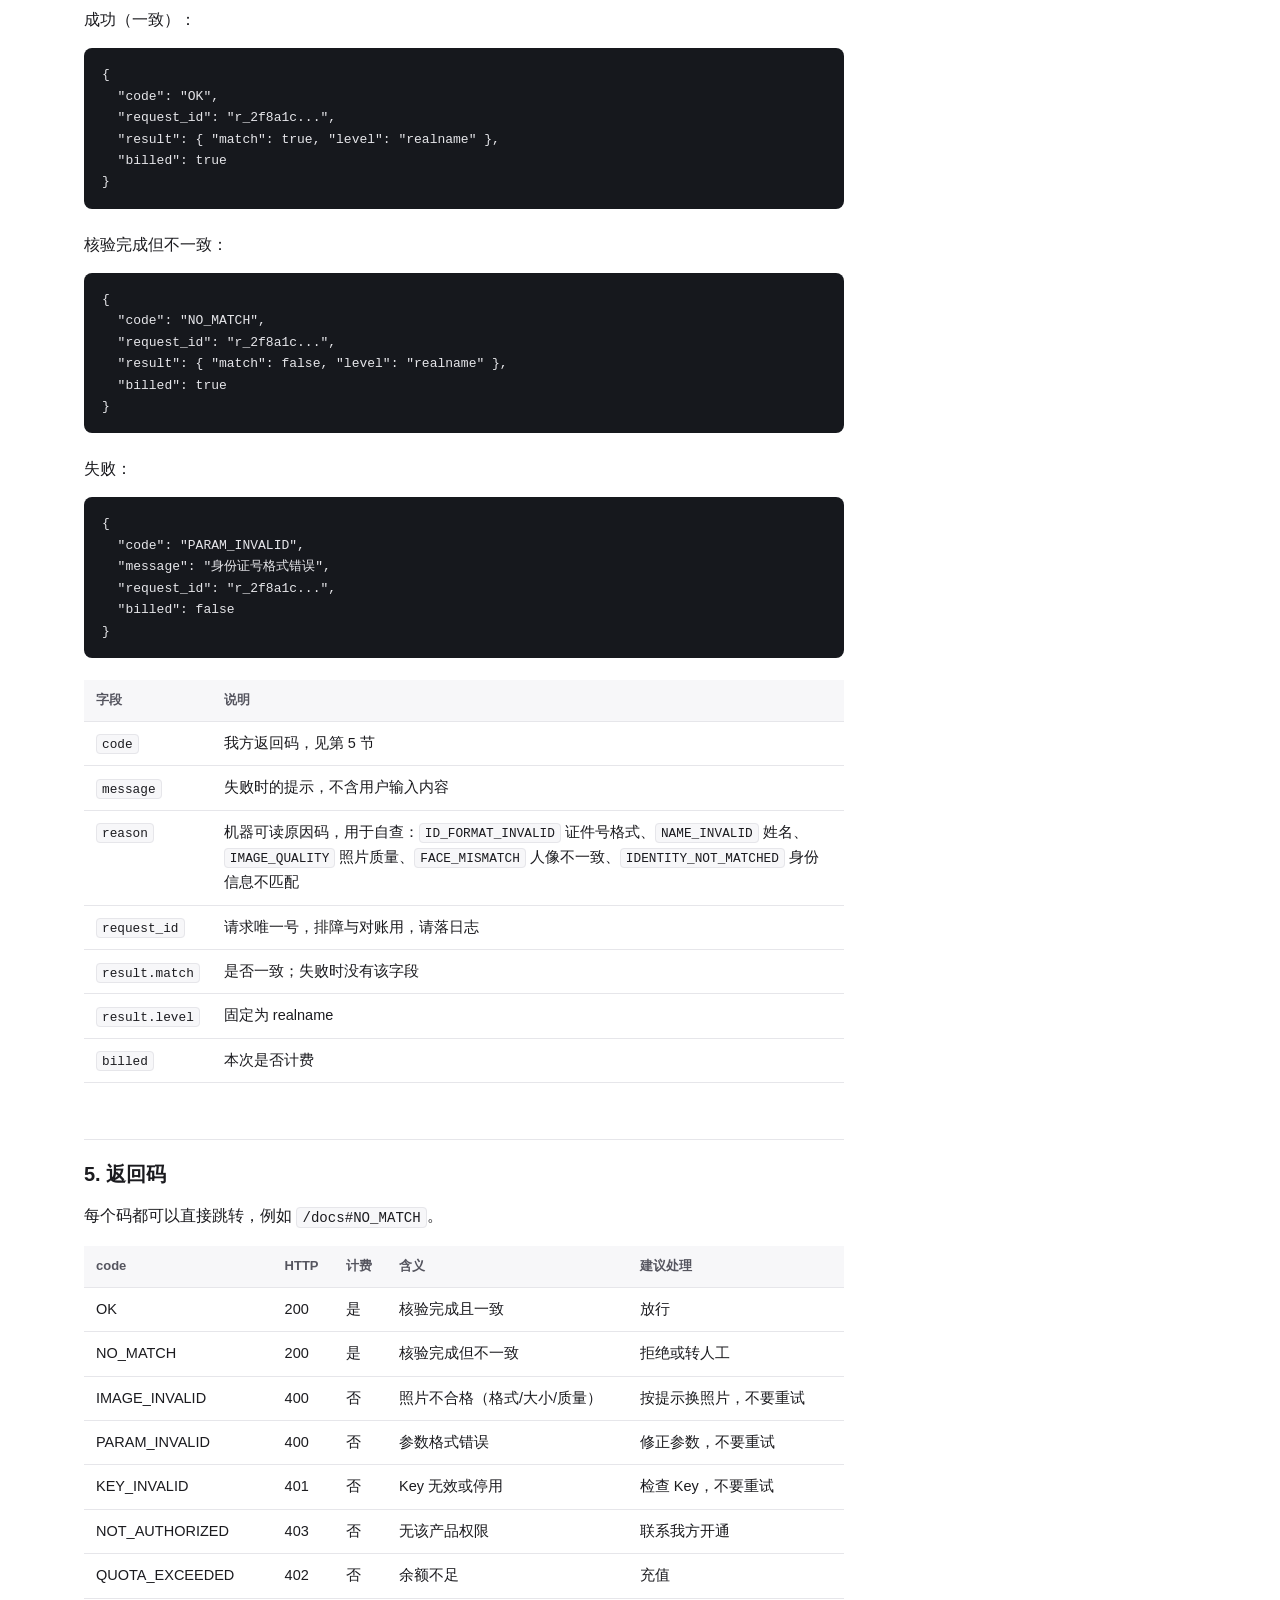
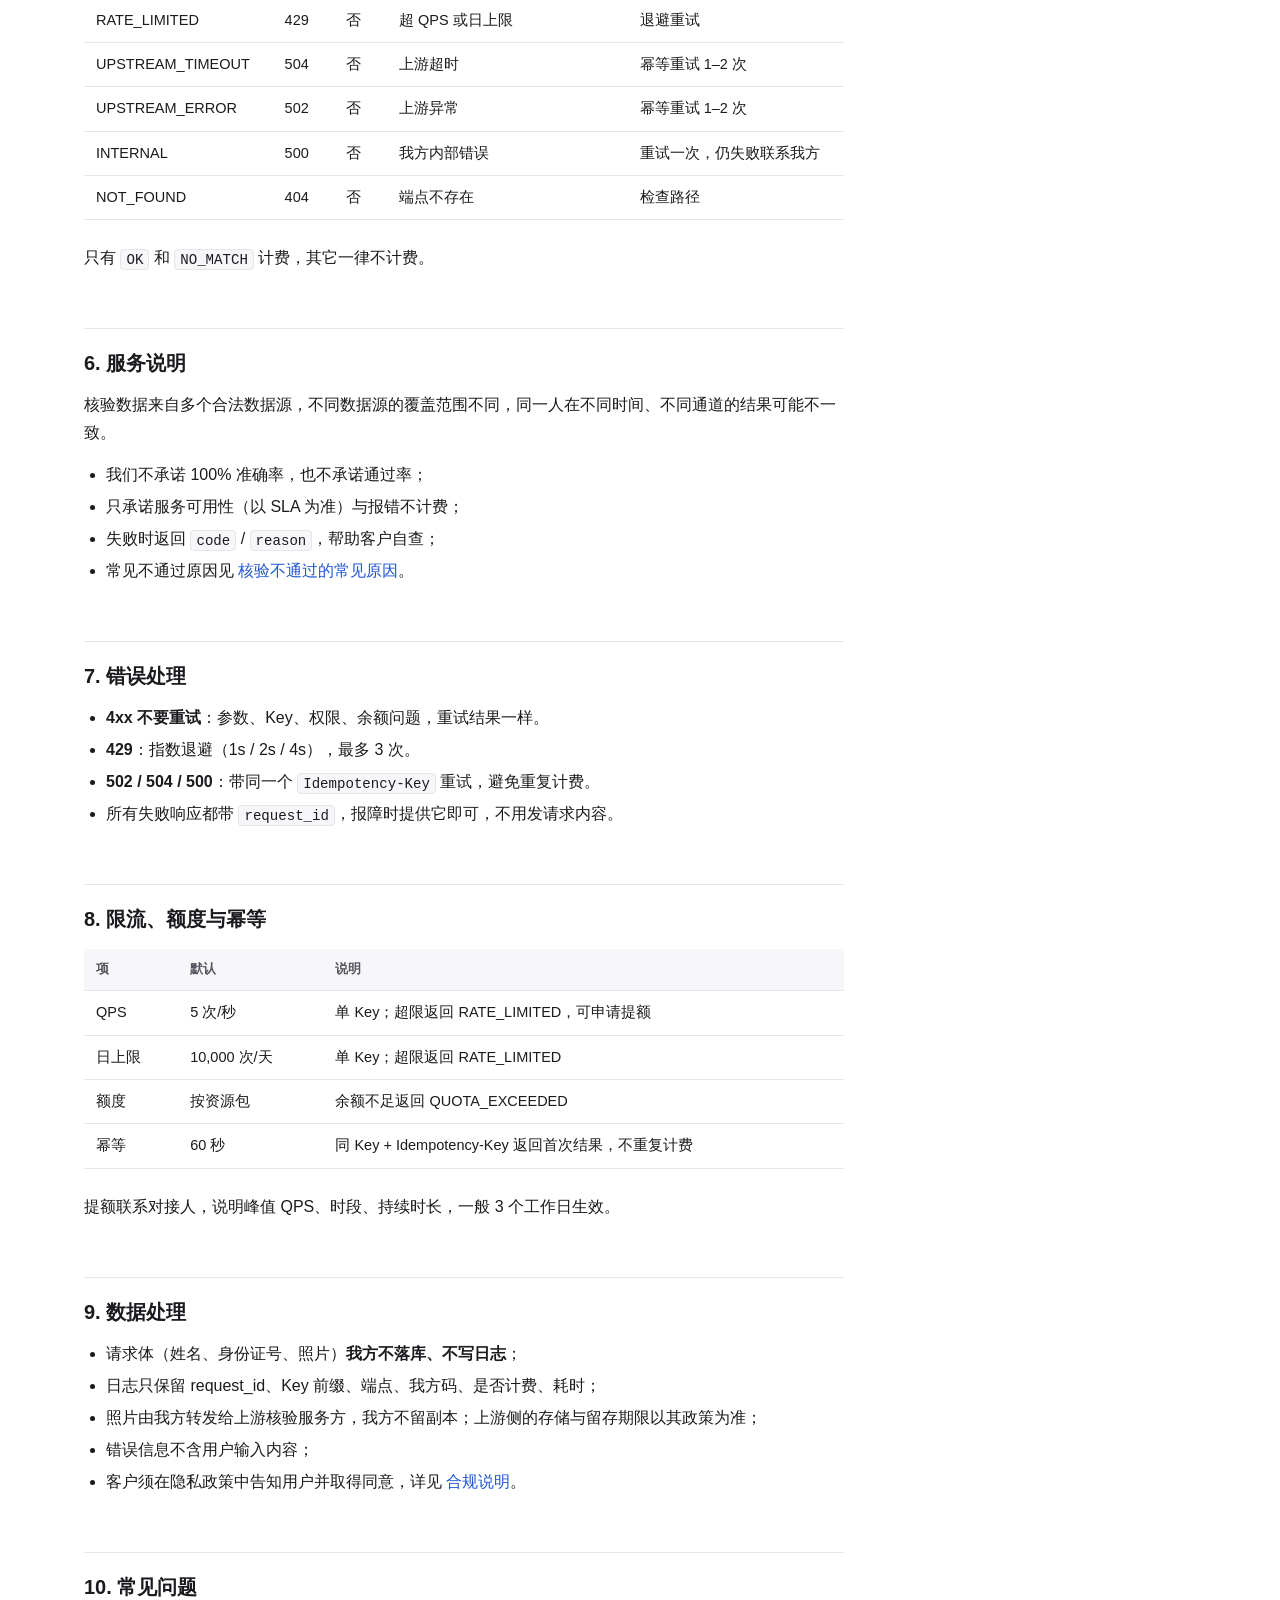
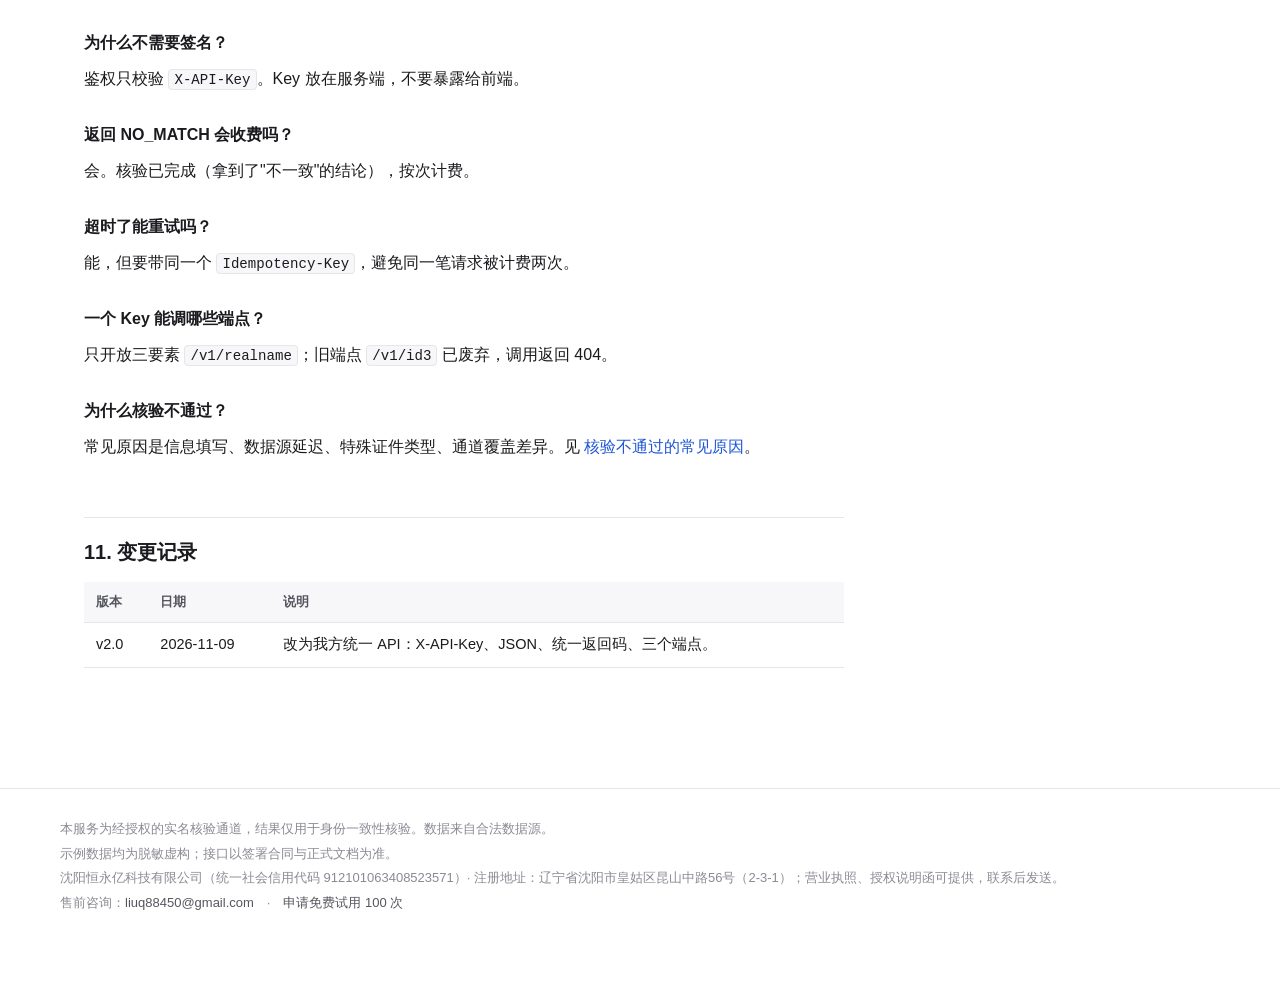
<file: docs.html>
<!DOCTYPE html>
<html lang="zh-CN">
<head>
<meta charset="utf-8">
<meta name="viewport" content="width=device-width, initial-scale=1">
<title>API 文档 · 三要素实名核验</title>
<meta name="description" content="三要素实名核验 API 文档：一个端点，X-API-Key 鉴权，JSON 请求与返回，统一返回码。">
<link rel="stylesheet" href="assets/style.css">
</head>
<body>

<header class="topbar">
  <a class="brand" href="index.html">实名核验 API<span>API 文档</span></a>
  <nav class="topnav">
    <a href="index.html">首页</a>
    <a href="pricing.html">价格</a>
    <a href="docs.html" class="active">文档</a>
    <a href="compliance.html">合规</a>
    <a href="faq.html">问答</a>
    <a href="trial.html" class="cta">申请试用</a>
  </nav>
</header>

<div class="wrap">
<div class="layout">

<article>

  <h1>API 文档</h1>
  <p class="lead">一个端点：<code>POST /v1/realname</code>，核验姓名、身份证号和本人照片是否属于同一人（三要素）。一套鉴权、一套返回码。</p>

  <div class="notice">
    <p>请求和返回都是 JSON；鉴权只用一个请求头 <code>X-API-Key</code>。不需要签名、不需要拼时间戳。</p>
  </div>

  <p><a href="quickstart.html">不想看长文？直接走快速开始 →</a></p>

  <!-- 1 -->
  <h2 id="endpoints">1. 端点</h2>

  <div class="tbl">
  <table>
    <tr><th>端点</th><th>用途</th><th>必填字段</th></tr>
    <tr><td><code>POST /v1/realname</code></td><td>三要素核验（姓名 + 身份证 + 人像）</td><td>name, id_number, image_base64</td></tr>
  </table>
  </div>

  <!-- 2 -->
  <h2 id="auth">2. 鉴权</h2>

  <p>每个请求带一个 Key：</p>

<pre><code>X-API-Key: ak_live_xxxxxxxxxxxxxxxxxxxxxxxxxxxxxxxx</code></pre>

  <p>Key 在控制台创建，只存哈希；泄露后在控制台重置，旧 Key 立即失效。Key 不要写进前端、App 包或代码仓库，用环境变量注入。</p>

  <!-- 3 -->
  <h2 id="request">3. 请求</h2>

  <h3>3.1 三要素</h3>

  <div class="tbl">
  <table>
    <tr><th>字段</th><th>类型</th><th>必填</th><th>说明</th></tr>
    <tr><td><code>name</code></td><td>string</td><td>是</td><td>姓名，1–40 字符</td></tr>
    <tr><td><code>id_number</code></td><td>string</td><td>是</td><td>18 位身份证号，末位可为 X</td></tr>
    <tr><td><code>image_base64</code></td><td>string</td><td>是</td><td>本人照片，JPG，原图 5–50KB，Base64 编码且<strong>不带</strong> <code>data:image/...</code> 前缀</td></tr>
  </table>
  </div>

<pre><code># 1) 把照片转成 Base64（去掉换行，去掉 data: 前缀）
BASE64=$(base64 -i photo.jpg | tr -d '\n')

# 2) 发请求
curl -s -X POST https://api.example.com/v1/realname \
  -H "X-API-Key: $API_KEY" \
  -H "Content-Type: application/json" \
  -d "{\"name\":\"张三\",\"id_number\":\"110101199001011234\",\"image_base64\":\"$BASE64\"}"</code></pre>

  <!-- 4 -->
  <p class="muted" style="font-size:14px;color:var(--ink-2)">照片要求：<strong>JPG 格式、5–50KB</strong>、Base64 不带前缀。示例里的姓名和证件号是虚构的，照片请用你自己的测试图；照片不合格会返回 <code>IMAGE_INVALID</code>，不计费。</p>

  <h2 id="response">4. 返回</h2>

  <p>成功（一致）：</p>

<pre><code>{
  "code": "OK",
  "request_id": "r_2f8a1c...",
  "result": { "match": true, "level": "realname" },
  "billed": true
}</code></pre>

  <p>核验完成但不一致：</p>

<pre><code>{
  "code": "NO_MATCH",
  "request_id": "r_2f8a1c...",
  "result": { "match": false, "level": "realname" },
  "billed": true
}</code></pre>

  <p>失败：</p>

<pre><code>{
  "code": "PARAM_INVALID",
  "message": "身份证号格式错误",
  "request_id": "r_2f8a1c...",
  "billed": false
}</code></pre>

  <div class="tbl">
  <table>
    <tr><th>字段</th><th>说明</th></tr>
    <tr><td><code>code</code></td><td>我方返回码，见第 5 节</td></tr>
    <tr><td><code>message</code></td><td>失败时的提示，不含用户输入内容</td></tr>
    <tr><td><code>reason</code></td><td>机器可读原因码，用于自查：<code>ID_FORMAT_INVALID</code> 证件号格式、<code>NAME_INVALID</code> 姓名、<code>IMAGE_QUALITY</code> 照片质量、<code>FACE_MISMATCH</code> 人像不一致、<code>IDENTITY_NOT_MATCHED</code> 身份信息不匹配</td></tr>
    <tr><td><code>request_id</code></td><td>请求唯一号，排障与对账用，请落日志</td></tr>
    <tr><td><code>result.match</code></td><td>是否一致；失败时没有该字段</td></tr>
    <tr><td><code>result.level</code></td><td>固定为 realname</td></tr>
    <tr><td><code>billed</code></td><td>本次是否计费</td></tr>
  </table>
  </div>

  <!-- 5 -->
  <h2 id="codes">5. 返回码</h2>

  <p>每个码都可以直接跳转，例如 <code>/docs#NO_MATCH</code>。</p>

  <div class="tbl">
  <table>
    <tr><th>code</th><th>HTTP</th><th>计费</th><th>含义</th><th>建议处理</th></tr>
    <tr id="OK"><td>OK</td><td>200</td><td>是</td><td>核验完成且一致</td><td>放行</td></tr>
    <tr id="NO_MATCH"><td>NO_MATCH</td><td>200</td><td>是</td><td>核验完成但不一致</td><td>拒绝或转人工</td></tr>
    <tr id="IMAGE_INVALID"><td>IMAGE_INVALID</td><td>400</td><td>否</td><td>照片不合格（格式/大小/质量）</td><td>按提示换照片，不要重试</td></tr>
    <tr id="PARAM_INVALID"><td>PARAM_INVALID</td><td>400</td><td>否</td><td>参数格式错误</td><td>修正参数，不要重试</td></tr>
    <tr id="KEY_INVALID"><td>KEY_INVALID</td><td>401</td><td>否</td><td>Key 无效或停用</td><td>检查 Key，不要重试</td></tr>
    <tr id="NOT_AUTHORIZED"><td>NOT_AUTHORIZED</td><td>403</td><td>否</td><td>无该产品权限</td><td>联系我方开通</td></tr>
    <tr id="QUOTA_EXCEEDED"><td>QUOTA_EXCEEDED</td><td>402</td><td>否</td><td>余额不足</td><td>充值</td></tr>
    <tr id="RATE_LIMITED"><td>RATE_LIMITED</td><td>429</td><td>否</td><td>超 QPS 或日上限</td><td>退避重试</td></tr>
    <tr id="UPSTREAM_TIMEOUT"><td>UPSTREAM_TIMEOUT</td><td>504</td><td>否</td><td>上游超时</td><td>幂等重试 1–2 次</td></tr>
    <tr id="UPSTREAM_ERROR"><td>UPSTREAM_ERROR</td><td>502</td><td>否</td><td>上游异常</td><td>幂等重试 1–2 次</td></tr>
    <tr id="INTERNAL"><td>INTERNAL</td><td>500</td><td>否</td><td>我方内部错误</td><td>重试一次，仍失败联系我方</td></tr>
    <tr id="NOT_FOUND"><td>NOT_FOUND</td><td>404</td><td>否</td><td>端点不存在</td><td>检查路径</td></tr>
  </table>
  </div>

  <p>只有 <code>OK</code> 和 <code>NO_MATCH</code> 计费，其它一律不计费。</p>

  <!-- 6 -->
  <h2 id="service">6. 服务说明</h2>

  <p>核验数据来自多个合法数据源，不同数据源的覆盖范围不同，同一人在不同时间、不同通道的结果可能不一致。</p>
  <ul>
    <li>我们不承诺 100% 准确率，也不承诺通过率；</li>
    <li>只承诺服务可用性（以 SLA 为准）与报错不计费；</li>
    <li>失败时返回 <code>code</code> / <code>reason</code>，帮助客户自查；</li>
    <li>常见不通过原因见 <a href="failure-reasons.html">核验不通过的常见原因</a>。</li>
  </ul>

  <h2 id="errors">7. 错误处理</h2>

  <ul>
    <li><strong>4xx 不要重试</strong>：参数、Key、权限、余额问题，重试结果一样。</li>
    <li><strong>429</strong>：指数退避（1s / 2s / 4s），最多 3 次。</li>
    <li><strong>502 / 504 / 500</strong>：带同一个 <code>Idempotency-Key</code> 重试，避免重复计费。</li>
    <li>所有失败响应都带 <code>request_id</code>，报障时提供它即可，不用发请求内容。</li>
  </ul>

  <!-- 7 -->
  <h2 id="limits">8. 限流、额度与幂等</h2>

  <div class="tbl">
  <table>
    <tr><th>项</th><th>默认</th><th>说明</th></tr>
    <tr><td>QPS</td><td>5 次/秒</td><td>单 Key；超限返回 RATE_LIMITED，可申请提额</td></tr>
    <tr><td>日上限</td><td>10,000 次/天</td><td>单 Key；超限返回 RATE_LIMITED</td></tr>
    <tr><td>额度</td><td>按资源包</td><td>余额不足返回 QUOTA_EXCEEDED</td></tr>
    <tr><td>幂等</td><td>60 秒</td><td>同 Key + Idempotency-Key 返回首次结果，不重复计费</td></tr>
  </table>
  </div>

  <p>提额联系对接人，说明峰值 QPS、时段、持续时长，一般 3 个工作日生效。</p>

  <!-- 8 -->
  <h2 id="privacy">9. 数据处理</h2>

  <ul>
    <li>请求体（姓名、身份证号、照片）<strong>我方不落库、不写日志</strong>；</li>
    <li>日志只保留 request_id、Key 前缀、端点、我方码、是否计费、耗时；</li>
    <li>照片由我方转发给上游核验服务方，我方不留副本；上游侧的存储与留存期限以其政策为准；</li>
    <li>错误信息不含用户输入内容；</li>
    <li>客户须在隐私政策中告知用户并取得同意，详见 <a href="compliance.html">合规说明</a>。</li>
  </ul>

  <!-- 9 -->
  <h2 id="faq">10. 常见问题</h2>

  <h3>为什么不需要签名？</h3>
  <p>鉴权只校验 <code>X-API-Key</code>。Key 放在服务端，不要暴露给前端。</p>

  <h3>返回 NO_MATCH 会收费吗？</h3>
  <p>会。核验已完成（拿到了"不一致"的结论），按次计费。</p>

  <h3>超时了能重试吗？</h3>
  <p>能，但要带同一个 <code>Idempotency-Key</code>，避免同一笔请求被计费两次。</p>

  <h3>一个 Key 能调哪些端点？</h3>
  <p>只开放三要素 <code>/v1/realname</code>；旧端点 <code>/v1/id3</code> 已废弃，调用返回 404。</p>

  <h3>为什么核验不通过？</h3>
  <p>常见原因是信息填写、数据源延迟、特殊证件类型、通道覆盖差异。见 <a href="failure-reasons.html">核验不通过的常见原因</a>。</p>

  <h2 id="changelog">11. 变更记录</h2>
  <div class="tbl">
  <table>
    <tr><th>版本</th><th>日期</th><th>说明</th></tr>
    <tr><td>v2.0</td><td>2026-11-09</td><td>改为我方统一 API：X-API-Key、JSON、统一返回码、三个端点。</td></tr>
  </table>
  </div>

</article>

<aside class="toc">
  <div class="toc-title">目录</div>
  <a href="#endpoints">1. 端点</a>
  <a href="#auth">2. 鉴权</a>
  <a href="#request">3. 请求</a>
  <a href="#response">4. 返回</a>
  <a href="#codes">5. 返回码</a>
  <a href="#service">6. 服务说明</a>
  <a href="#errors">7. 错误处理</a>
  <a href="#limits">8. 限流与幂等</a>
  <a href="#privacy">9. 数据处理</a>
  <a href="#faq">10. 常见问题</a>
</aside>

</div>
</div>

<footer>
  <div class="wrap">
    本服务为经授权的实名核验通道，结果仅用于身份一致性核验。数据来自合法数据源。<br>
    示例数据均为脱敏虚构；接口以签署合同与正式文档为准。
    <br>沈阳恒永亿科技有限公司（统一社会信用代码 912101063408523571）· 注册地址：辽宁省沈阳市皇姑区昆山中路56号（2-3-1）；营业执照、授权说明函可提供，联系后发送。<br>售前咨询：<a href="mailto:liuq88450@gmail.com">liuq88450@gmail.com</a>　·　<a href="trial.html">申请免费试用 100 次</a>
  </div>
</footer>

</body>
</html>
</file>
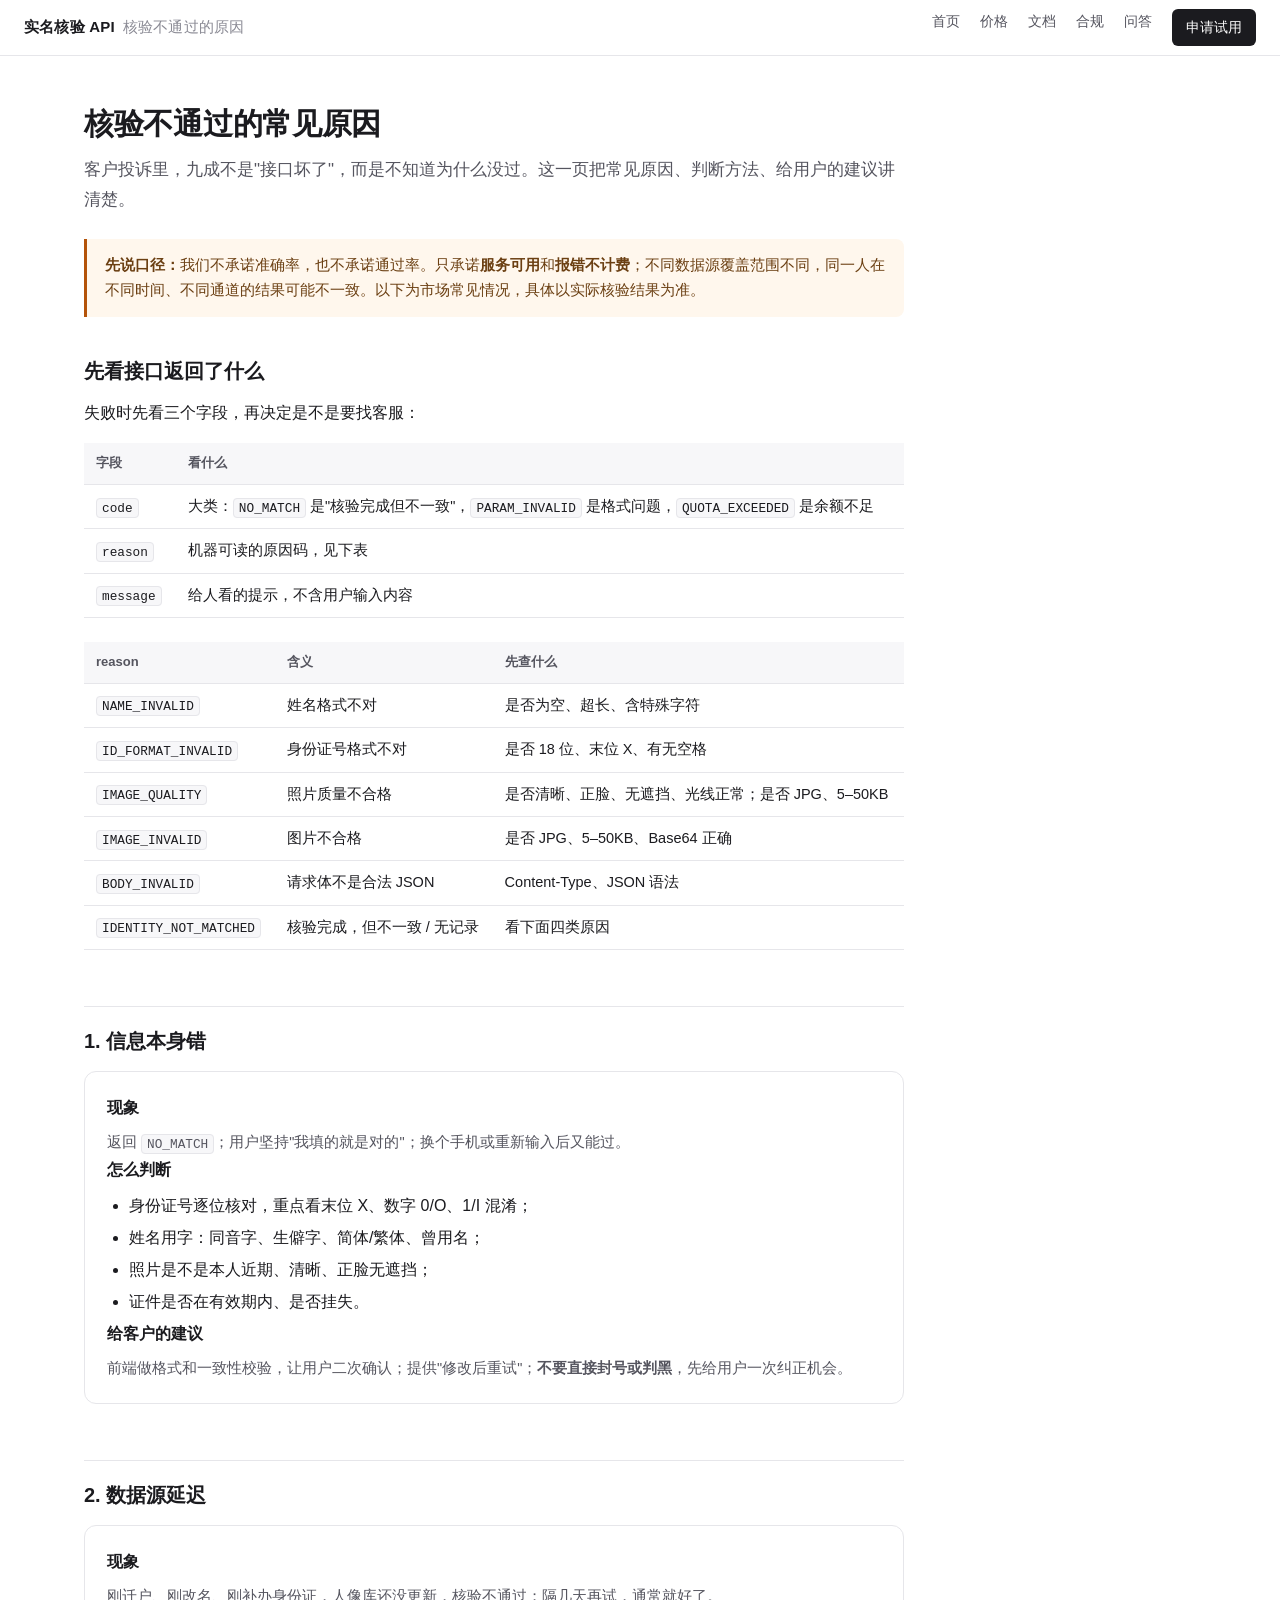
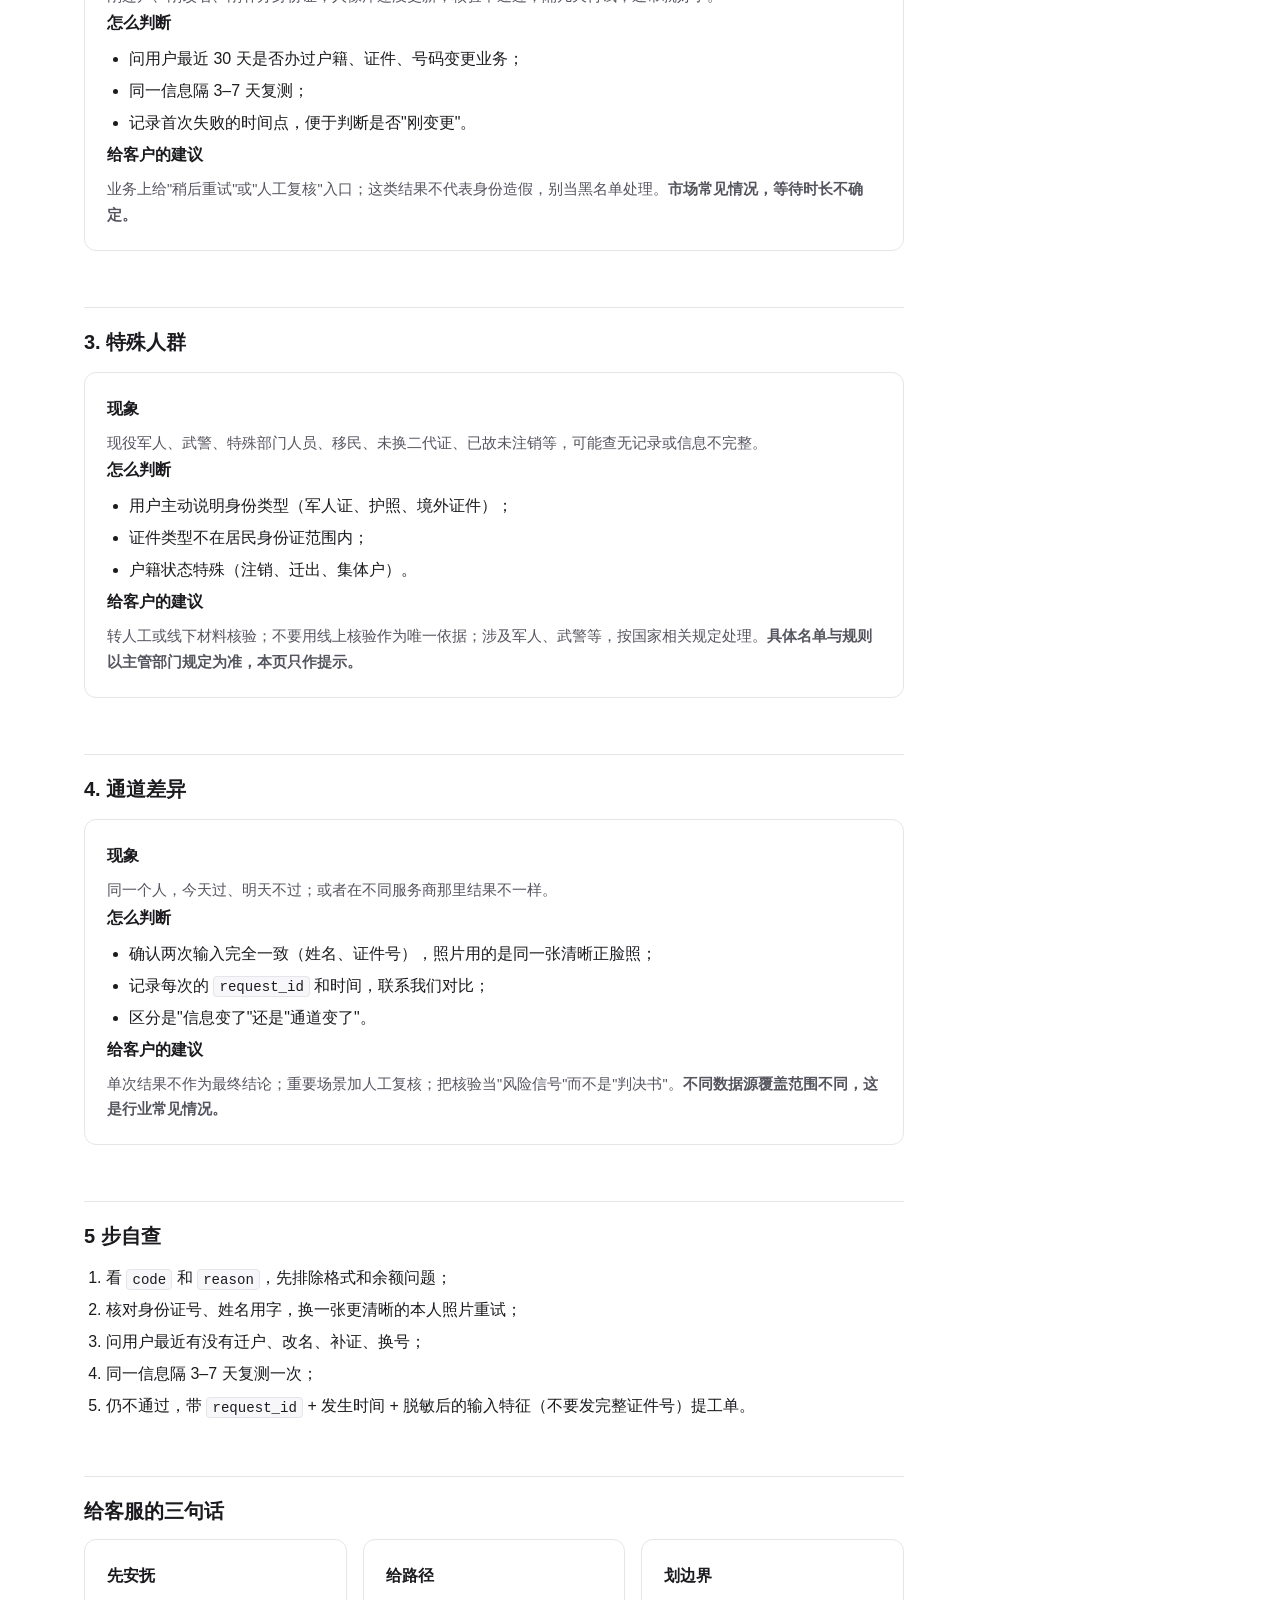
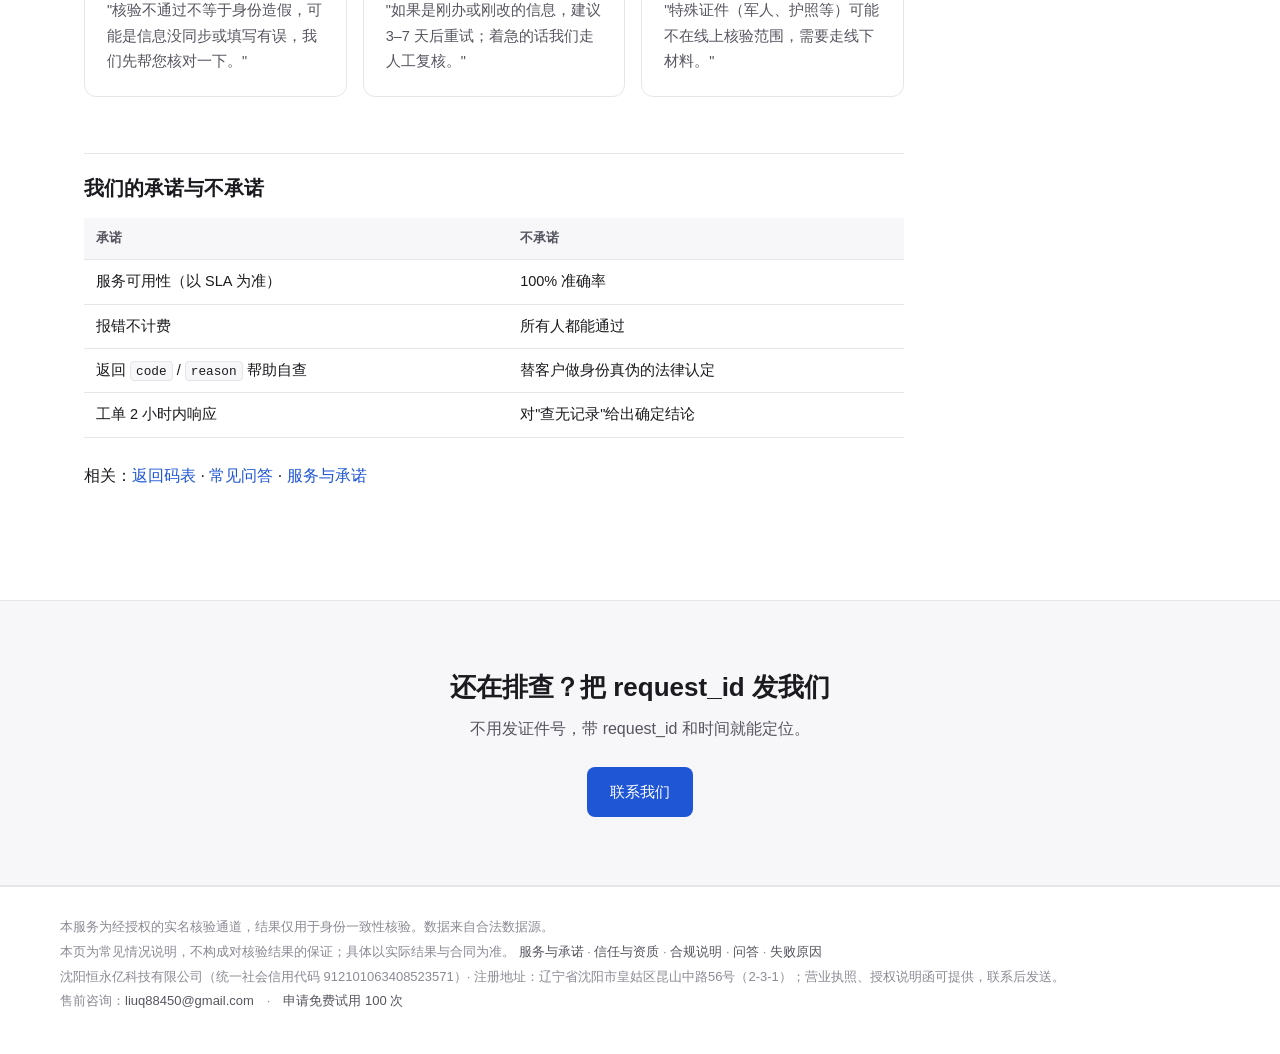
<file: failure-reasons.html>
<!DOCTYPE html>
<html lang="zh-CN">
<head>
<meta charset="utf-8">
<meta name="viewport" content="width=device-width, initial-scale=1">
<title>核验不通过的常见原因 · 实名核验 API</title>
<meta name="description" content="实名核验不通过的常见原因：信息填错、数据源延迟、特殊人群、通道差异。附自查步骤与客服话术。">
<link rel="stylesheet" href="assets/style.css">
</head>
<body>

<header class="topbar">
  <a class="brand" href="index.html">实名核验 API<span>核验不通过的原因</span></a>
  <nav class="topnav">
    <a href="index.html">首页</a>
    <a href="pricing.html">价格</a>
    <a href="docs.html">文档</a>
    <a href="compliance.html">合规</a>
    <a href="faq.html">问答</a>
    <a href="trial.html" class="cta">申请试用</a>
  </nav>
</header>

<div class="wrap">
<article style="max-width:820px">

  <h1>核验不通过的常见原因</h1>
  <p class="lead">客户投诉里，九成不是"接口坏了"，而是不知道为什么没过。这一页把常见原因、判断方法、给用户的建议讲清楚。</p>

  <div class="notice warn">
    <p><strong>先说口径：</strong>我们不承诺准确率，也不承诺通过率。只承诺<strong>服务可用</strong>和<strong>报错不计费</strong>；不同数据源覆盖范围不同，同一人在不同时间、不同通道的结果可能不一致。以下为市场常见情况，具体以实际核验结果为准。</p>
  </div>

  <h2 id="how">先看接口返回了什么</h2>
  <p>失败时先看三个字段，再决定是不是要找客服：</p>

  <div class="tbl">
  <table>
    <tr><th>字段</th><th>看什么</th></tr>
    <tr><td><code>code</code></td><td>大类：<code>NO_MATCH</code> 是"核验完成但不一致"，<code>PARAM_INVALID</code> 是格式问题，<code>QUOTA_EXCEEDED</code> 是余额不足</td></tr>
    <tr><td><code>reason</code></td><td>机器可读的原因码，见下表</td></tr>
    <tr><td><code>message</code></td><td>给人看的提示，不含用户输入内容</td></tr>
  </table>
  </div>

  <div class="tbl">
  <table>
    <tr><th>reason</th><th>含义</th><th>先查什么</th></tr>
    <tr><td><code>NAME_INVALID</code></td><td>姓名格式不对</td><td>是否为空、超长、含特殊字符</td></tr>
    <tr><td><code>ID_FORMAT_INVALID</code></td><td>身份证号格式不对</td><td>是否 18 位、末位 X、有无空格</td></tr>
    <tr><td><code>IMAGE_QUALITY</code></td><td>照片质量不合格</td><td>是否清晰、正脸、无遮挡、光线正常；是否 JPG、5–50KB</td></tr>
    <tr><td><code>IMAGE_INVALID</code></td><td>图片不合格</td><td>是否 JPG、5–50KB、Base64 正确</td></tr>
    <tr><td><code>BODY_INVALID</code></td><td>请求体不是合法 JSON</td><td>Content-Type、JSON 语法</td></tr>
    <tr><td><code>IDENTITY_NOT_MATCHED</code></td><td>核验完成，但不一致 / 无记录</td><td>看下面四类原因</td></tr>
  </table>
  </div>

  <h2 id="type1">1. 信息本身错</h2>
  <div class="card-soft" style="margin:16px 0">
    <h3>现象</h3>
    <p>返回 <code>NO_MATCH</code>；用户坚持"我填的就是对的"；换个手机或重新输入后又能过。</p>
    <h3>怎么判断</h3>
    <ul style="margin:0">
      <li>身份证号逐位核对，重点看末位 X、数字 0/O、1/I 混淆；</li>
      <li>姓名用字：同音字、生僻字、简体/繁体、曾用名；</li>
      <li>照片是不是本人近期、清晰、正脸无遮挡；</li>
      <li>证件是否在有效期内、是否挂失。</li>
    </ul>
    <h3>给客户的建议</h3>
    <p style="margin:0">前端做格式和一致性校验，让用户二次确认；提供"修改后重试"；<strong>不要直接封号或判黑</strong>，先给用户一次纠正机会。</p>
  </div>

  <h2 id="type2">2. 数据源延迟</h2>
  <div class="card-soft" style="margin:16px 0">
    <h3>现象</h3>
    <p>刚迁户、刚改名、刚补办身份证，人像库还没更新，核验不通过；隔几天再试，通常就好了。</p>
    <h3>怎么判断</h3>
    <ul style="margin:0">
      <li>问用户最近 30 天是否办过户籍、证件、号码变更业务；</li>
      <li>同一信息隔 3–7 天复测；</li>
      <li>记录首次失败的时间点，便于判断是否"刚变更"。</li>
    </ul>
    <h3>给客户的建议</h3>
    <p style="margin:0">业务上给"稍后重试"或"人工复核"入口；这类结果不代表身份造假，别当黑名单处理。<strong>市场常见情况，等待时长不确定。</strong></p>
  </div>

  <h2 id="type3">3. 特殊人群</h2>
  <div class="card-soft" style="margin:16px 0">
    <h3>现象</h3>
    <p>现役军人、武警、特殊部门人员、移民、未换二代证、已故未注销等，可能查无记录或信息不完整。</p>
    <h3>怎么判断</h3>
    <ul style="margin:0">
      <li>用户主动说明身份类型（军人证、护照、境外证件）；</li>
      <li>证件类型不在居民身份证范围内；</li>
      <li>户籍状态特殊（注销、迁出、集体户）。</li>
    </ul>
    <h3>给客户的建议</h3>
    <p style="margin:0">转人工或线下材料核验；不要用线上核验作为唯一依据；涉及军人、武警等，按国家相关规定处理。<strong>具体名单与规则以主管部门规定为准，本页只作提示。</strong></p>
  </div>

  <h2 id="type4">4. 通道差异</h2>
  <div class="card-soft" style="margin:16px 0">
    <h3>现象</h3>
    <p>同一个人，今天过、明天不过；或者在不同服务商那里结果不一样。</p>
    <h3>怎么判断</h3>
    <ul style="margin:0">
      <li>确认两次输入完全一致（姓名、证件号），照片用的是同一张清晰正脸照；</li>
      <li>记录每次的 <code>request_id</code> 和时间，联系我们对比；</li>
      <li>区分是"信息变了"还是"通道变了"。</li>
    </ul>
    <h3>给客户的建议</h3>
    <p style="margin:0">单次结果不作为最终结论；重要场景加人工复核；把核验当"风险信号"而不是"判决书"。<strong>不同数据源覆盖范围不同，这是行业常见情况。</strong></p>
  </div>

  <h2 id="check">5 步自查</h2>
  <ol>
    <li>看 <code>code</code> 和 <code>reason</code>，先排除格式和余额问题；</li>
    <li>核对身份证号、姓名用字，换一张更清晰的本人照片重试；</li>
    <li>问用户最近有没有迁户、改名、补证、换号；</li>
    <li>同一信息隔 3–7 天复测一次；</li>
    <li>仍不通过，带 <code>request_id</code> + 发生时间 + 脱敏后的输入特征（不要发完整证件号）提工单。</li>
  </ol>

  <h2 id="script">给客服的三句话</h2>
  <div class="cards3">
    <div class="card-soft"><h3>先安抚</h3><p>"核验不通过不等于身份造假，可能是信息没同步或填写有误，我们先帮您核对一下。"</p></div>
    <div class="card-soft"><h3>给路径</h3><p>"如果是刚办或刚改的信息，建议 3–7 天后重试；着急的话我们走人工复核。"</p></div>
    <div class="card-soft"><h3>划边界</h3><p>"特殊证件（军人、护照等）可能不在线上核验范围，需要走线下材料。"</p></div>
  </div>

  <h2 id="promise">我们的承诺与不承诺</h2>
  <div class="tbl">
  <table>
    <tr><th>承诺</th><th>不承诺</th></tr>
    <tr><td>服务可用性（以 SLA 为准）</td><td>100% 准确率</td></tr>
    <tr><td>报错不计费</td><td>所有人都能通过</td></tr>
    <tr><td>返回 <code>code</code> / <code>reason</code> 帮助自查</td><td>替客户做身份真伪的法律认定</td></tr>
    <tr><td>工单 2 小时内响应</td><td>对"查无记录"给出确定结论</td></tr>
  </table>
  </div>

  <p style="margin-top:24px">相关：<a href="docs.html#codes">返回码表</a> · <a href="faq.html">常见问答</a> · <a href="service.html">服务与承诺</a></p>

</article>
</div>

<div class="band cta-band">
  <h2>还在排查？把 request_id 发我们</h2>
  <p>不用发证件号，带 request_id 和时间就能定位。</p>
  <a class="btn btn-primary" href="trial.html">联系我们</a>
</div>

<footer>
  <div class="wrap">
    本服务为经授权的实名核验通道，结果仅用于身份一致性核验。数据来自合法数据源。<br>
    本页为常见情况说明，不构成对核验结果的保证；具体以实际结果与合同为准。
        <a href="service.html">服务与承诺</a> · <a href="trust.html">信任与资质</a> · <a href="compliance.html">合规说明</a> · <a href="faq.html">问答</a> · <a href="failure-reasons.html">失败原因</a>
    <br>沈阳恒永亿科技有限公司（统一社会信用代码 912101063408523571）· 注册地址：辽宁省沈阳市皇姑区昆山中路56号（2-3-1）；营业执照、授权说明函可提供，联系后发送。<br>售前咨询：<a href="mailto:liuq88450@gmail.com">liuq88450@gmail.com</a>　·　<a href="trial.html">申请免费试用 100 次</a>
  </div>
</footer>

</body>
</html>
</file>
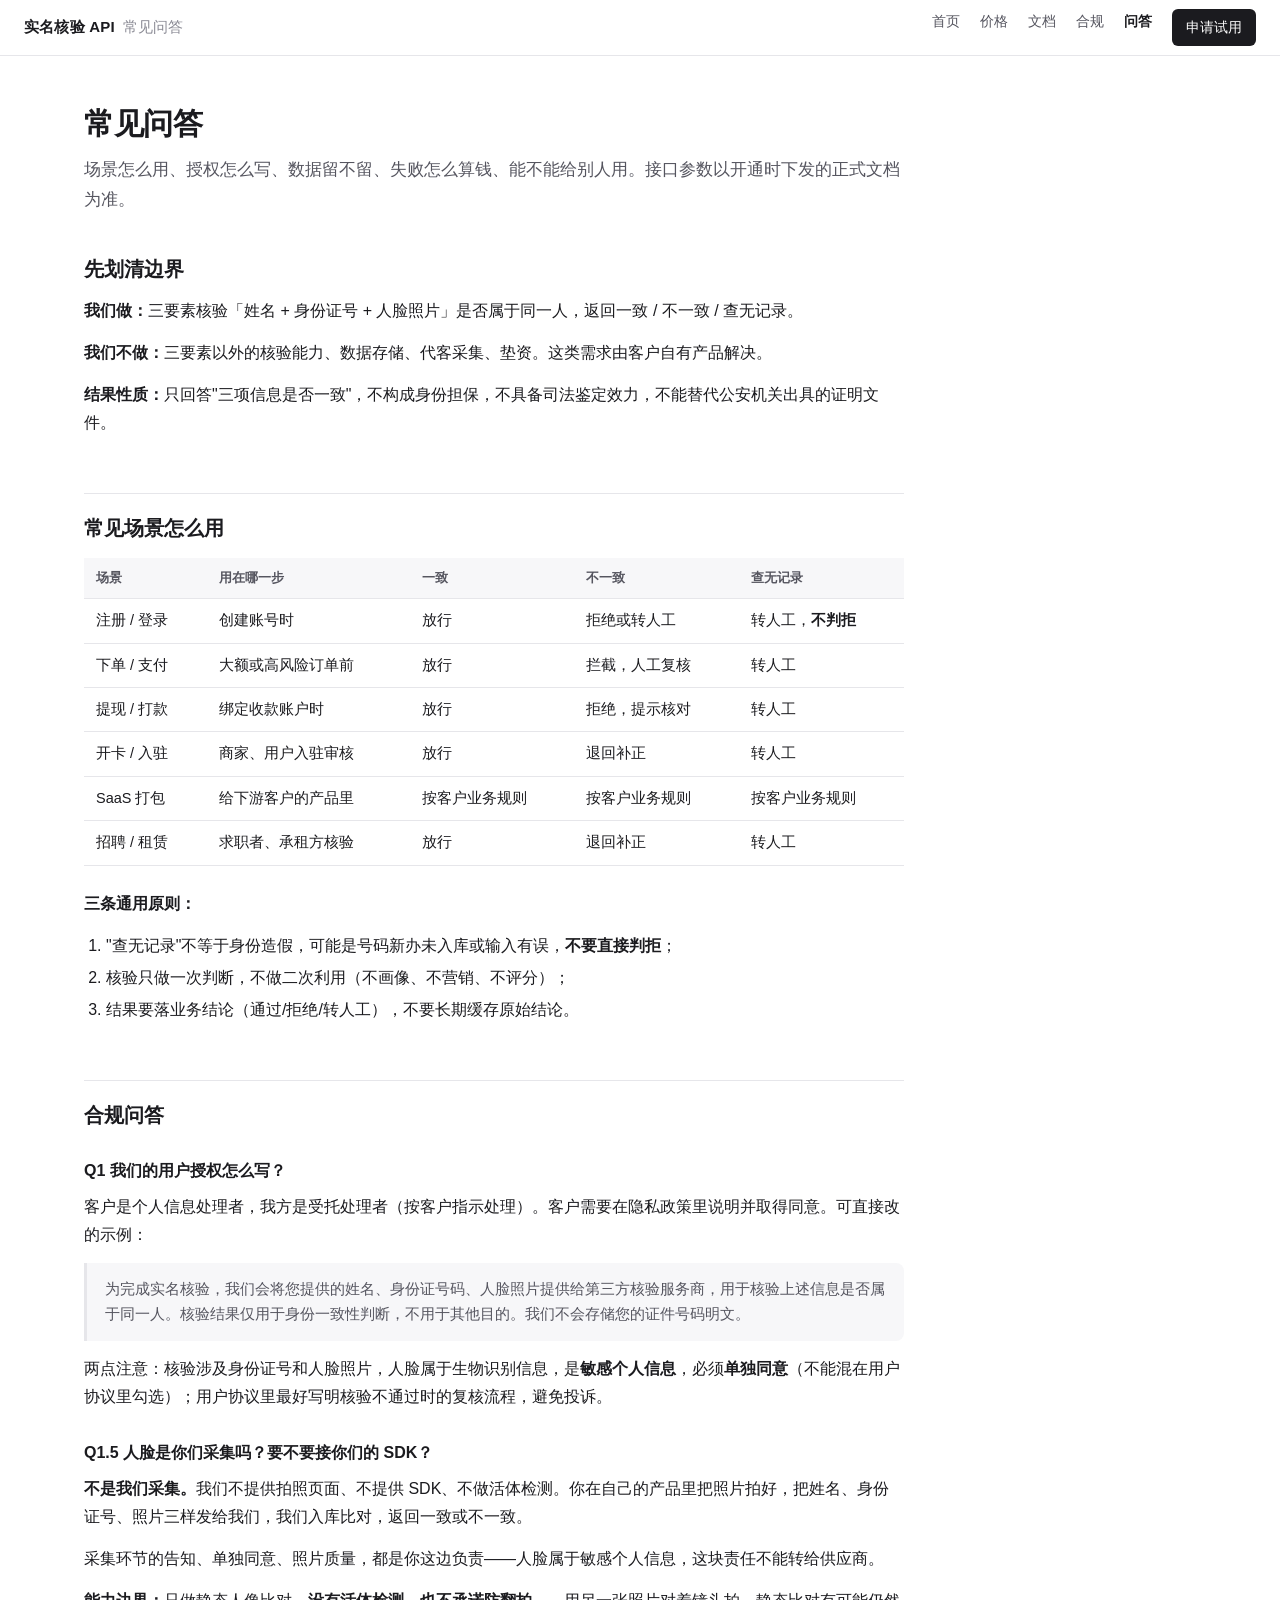
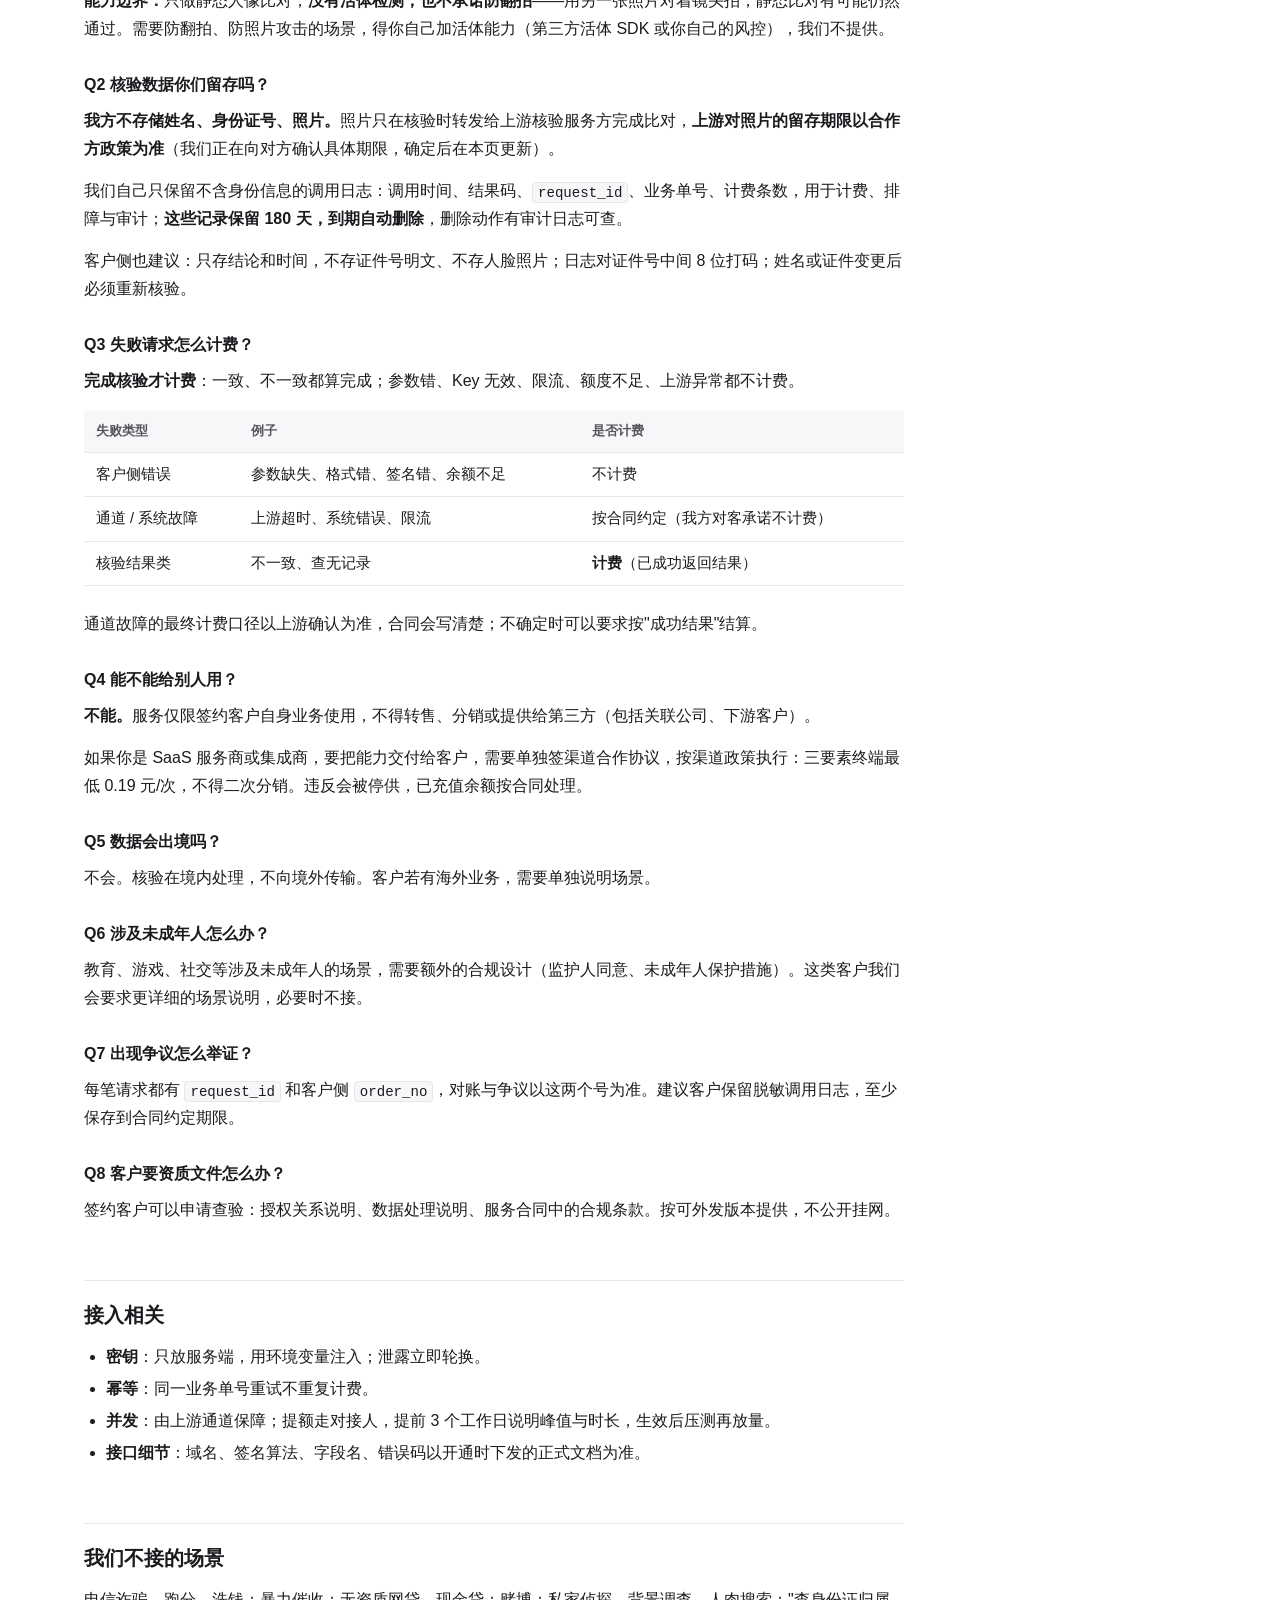
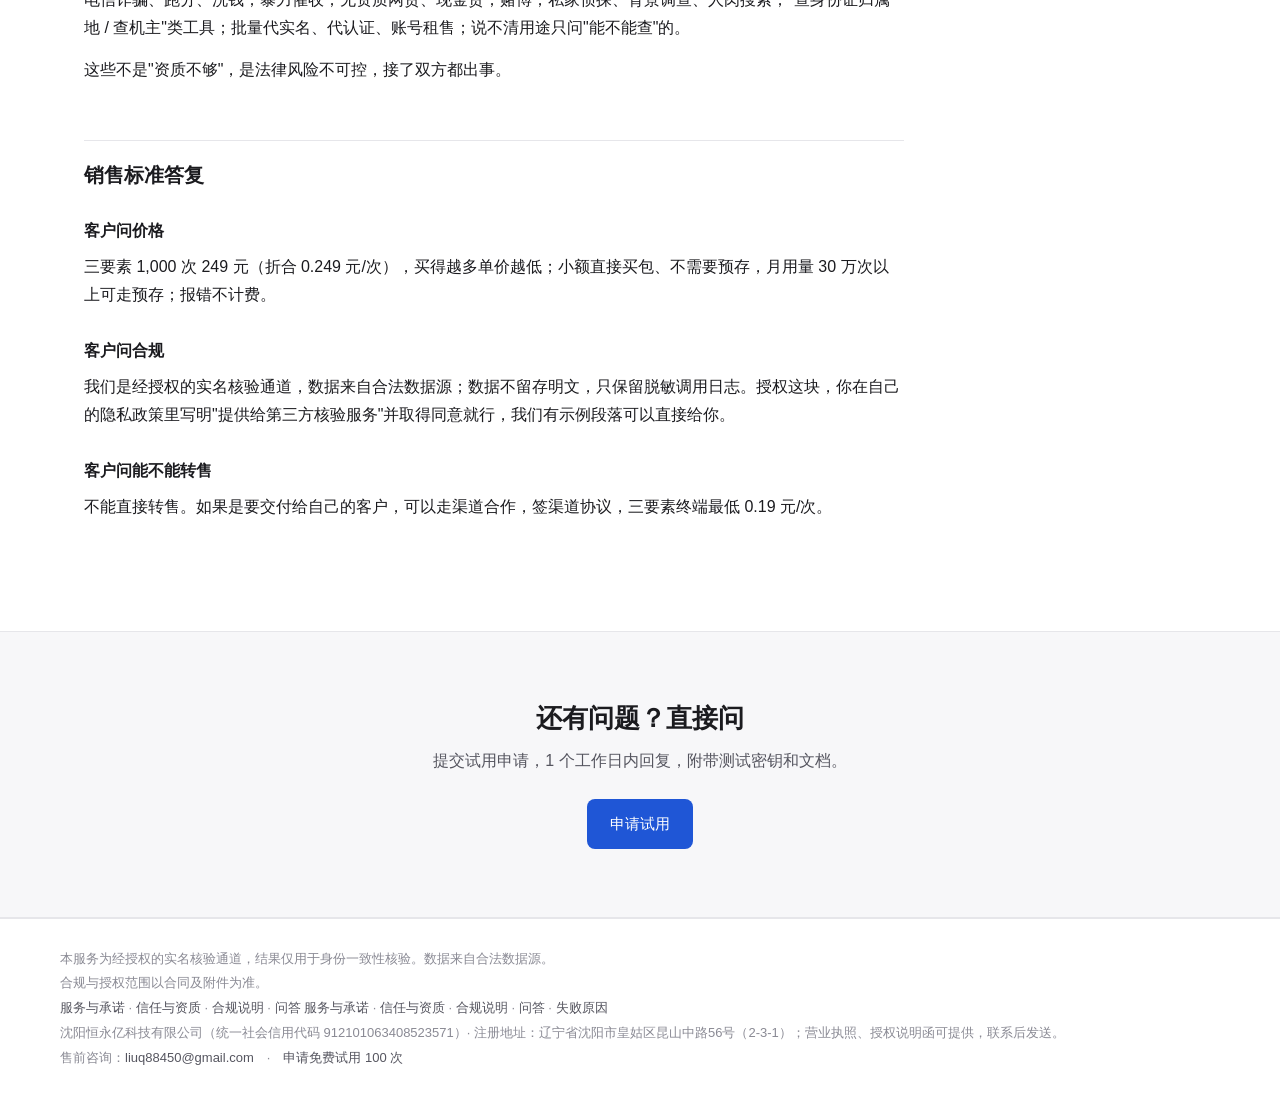
<file: faq.html>
<!DOCTYPE html>
<html lang="zh-CN">
<head>
<meta charset="utf-8">
<meta name="viewport" content="width=device-width, initial-scale=1">
<title>常见问答 · 三要素实名核验 API</title>
<meta name="description" content="三要素实名核验常见场景与合规问答：授权怎么写、数据留不留、失败怎么计费、能不能给别人用。">
<link rel="stylesheet" href="assets/style.css">
</head>
<body>

<header class="topbar">
  <a class="brand" href="index.html">实名核验 API<span>常见问答</span></a>
  <nav class="topnav">
    <a href="index.html">首页</a>
    <a href="pricing.html">价格</a>
    <a href="docs.html">文档</a>
    <a href="compliance.html">合规</a>
    <a href="faq.html" class="active">问答</a>
    <a href="trial.html" class="cta">申请试用</a>
  </nav>
</header>

<div class="wrap">
<article style="max-width:820px">

  <h1>常见问答</h1>
  <p class="lead">场景怎么用、授权怎么写、数据留不留、失败怎么算钱、能不能给别人用。接口参数以开通时下发的正式文档为准。</p>

  <h2 id="scope">先划清边界</h2>
  <p><strong>我们做：</strong>三要素核验「姓名 + 身份证号 + 人脸照片」是否属于同一人，返回一致 / 不一致 / 查无记录。</p>
  <p><strong>我们不做：</strong>三要素以外的核验能力、数据存储、代客采集、垫资。这类需求由客户自有产品解决。</p>
  <p><strong>结果性质：</strong>只回答"三项信息是否一致"，不构成身份担保，不具备司法鉴定效力，不能替代公安机关出具的证明文件。</p>

  <h2 id="scenes">常见场景怎么用</h2>
  <div class="tbl">
  <table>
    <tr><th>场景</th><th>用在哪一步</th><th>一致</th><th>不一致</th><th>查无记录</th></tr>
    <tr><td>注册 / 登录</td><td>创建账号时</td><td>放行</td><td>拒绝或转人工</td><td>转人工，<strong>不判拒</strong></td></tr>
    <tr><td>下单 / 支付</td><td>大额或高风险订单前</td><td>放行</td><td>拦截，人工复核</td><td>转人工</td></tr>
    <tr><td>提现 / 打款</td><td>绑定收款账户时</td><td>放行</td><td>拒绝，提示核对</td><td>转人工</td></tr>
    <tr><td>开卡 / 入驻</td><td>商家、用户入驻审核</td><td>放行</td><td>退回补正</td><td>转人工</td></tr>
    <tr><td>SaaS 打包</td><td>给下游客户的产品里</td><td>按客户业务规则</td><td>按客户业务规则</td><td>按客户业务规则</td></tr>
    <tr><td>招聘 / 租赁</td><td>求职者、承租方核验</td><td>放行</td><td>退回补正</td><td>转人工</td></tr>
  </table>
  </div>

  <p><strong>三条通用原则：</strong></p>
  <ol>
    <li>"查无记录"不等于身份造假，可能是号码新办未入库或输入有误，<strong>不要直接判拒</strong>；</li>
    <li>核验只做一次判断，不做二次利用（不画像、不营销、不评分）；</li>
    <li>结果要落业务结论（通过/拒绝/转人工），不要长期缓存原始结论。</li>
  </ol>

  <h2 id="compliance">合规问答</h2>

  <h3>Q1 我们的用户授权怎么写？</h3>
  <p>客户是个人信息处理者，我方是受托处理者（按客户指示处理）。客户需要在隐私政策里说明并取得同意。可直接改的示例：</p>
  <blockquote style="margin:14px 0;padding:14px 18px;border-left:3px solid var(--line);color:var(--ink-2);background:var(--bg-soft);border-radius:0 8px 8px 0;font-size:14.5px">
    为完成实名核验，我们会将您提供的姓名、身份证号码、人脸照片提供给第三方核验服务商，用于核验上述信息是否属于同一人。核验结果仅用于身份一致性判断，不用于其他目的。我们不会存储您的证件号码明文。
  </blockquote>
  <p>两点注意：核验涉及身份证号和人脸照片，人脸属于生物识别信息，是<strong>敏感个人信息</strong>，必须<strong>单独同意</strong>（不能混在用户协议里勾选）；用户协议里最好写明核验不通过时的复核流程，避免投诉。</p>

  <h3>Q1.5 人脸是你们采集吗？要不要接你们的 SDK？</h3>
  <p><strong>不是我们采集。</strong>我们不提供拍照页面、不提供 SDK、不做活体检测。你在自己的产品里把照片拍好，把姓名、身份证号、照片三样发给我们，我们入库比对，返回一致或不一致。</p>
  <p>采集环节的告知、单独同意、照片质量，都是你这边负责——人脸属于敏感个人信息，这块责任不能转给供应商。</p>
  <p><strong>能力边界：</strong>只做静态人像比对，<strong>没有活体检测，也不承诺防翻拍</strong>——用另一张照片对着镜头拍，静态比对有可能仍然通过。需要防翻拍、防照片攻击的场景，得你自己加活体能力（第三方活体 SDK 或你自己的风控），我们不提供。</p>

  <h3>Q2 核验数据你们留存吗？</h3>
  <p><strong>我方不存储姓名、身份证号、照片。</strong>照片只在核验时转发给上游核验服务方完成比对，<strong>上游对照片的留存期限以合作方政策为准</strong>（我们正在向对方确认具体期限，确定后在本页更新）。</p>
  <p>我们自己只保留不含身份信息的调用日志：调用时间、结果码、<code>request_id</code>、业务单号、计费条数，用于计费、排障与审计；<strong>这些记录保留 180 天，到期自动删除</strong>，删除动作有审计日志可查。</p>
  <p>客户侧也建议：只存结论和时间，不存证件号明文、不存人脸照片；日志对证件号中间 8 位打码；姓名或证件变更后必须重新核验。</p>

  <h3>Q3 失败请求怎么计费？</h3>
  <p><strong>完成核验才计费</strong>：一致、不一致都算完成；参数错、Key 无效、限流、额度不足、上游异常都不计费。</p>
  <div class="tbl">
  <table>
    <tr><th>失败类型</th><th>例子</th><th>是否计费</th></tr>
    <tr><td>客户侧错误</td><td>参数缺失、格式错、签名错、余额不足</td><td>不计费</td></tr>
    <tr><td>通道 / 系统故障</td><td>上游超时、系统错误、限流</td><td>按合同约定（我方对客承诺不计费）</td></tr>
    <tr><td>核验结果类</td><td>不一致、查无记录</td><td><strong>计费</strong>（已成功返回结果）</td></tr>
  </table>
  </div>
  <p>通道故障的最终计费口径以上游确认为准，合同会写清楚；不确定时可以要求按"成功结果"结算。</p>

  <h3>Q4 能不能给别人用？</h3>
  <p><strong>不能。</strong>服务仅限签约客户自身业务使用，不得转售、分销或提供给第三方（包括关联公司、下游客户）。</p>
  <p>如果你是 SaaS 服务商或集成商，要把能力交付给客户，需要单独签渠道合作协议，按渠道政策执行：三要素终端最低 0.19 元/次，不得二次分销。违反会被停供，已充值余额按合同处理。</p>

  <h3>Q5 数据会出境吗？</h3>
  <p>不会。核验在境内处理，不向境外传输。客户若有海外业务，需要单独说明场景。</p>

  <h3>Q6 涉及未成年人怎么办？</h3>
  <p>教育、游戏、社交等涉及未成年人的场景，需要额外的合规设计（监护人同意、未成年人保护措施）。这类客户我们会要求更详细的场景说明，必要时不接。</p>

  <h3>Q7 出现争议怎么举证？</h3>
  <p>每笔请求都有 <code>request_id</code> 和客户侧 <code>order_no</code>，对账与争议以这两个号为准。建议客户保留脱敏调用日志，至少保存到合同约定期限。</p>

  <h3>Q8 客户要资质文件怎么办？</h3>
  <p>签约客户可以申请查验：授权关系说明、数据处理说明、服务合同中的合规条款。按可外发版本提供，不公开挂网。</p>

  <h2 id="api">接入相关</h2>
  <ul>
    <li><strong>密钥</strong>：只放服务端，用环境变量注入；泄露立即轮换。</li>
    <li><strong>幂等</strong>：同一业务单号重试不重复计费。</li>
    <li><strong>并发</strong>：由上游通道保障；提额走对接人，提前 3 个工作日说明峰值与时长，生效后压测再放量。</li>
    <li><strong>接口细节</strong>：域名、签名算法、字段名、错误码以开通时下发的正式文档为准。</li>
  </ul>

  <h2 id="refuse">我们不接的场景</h2>
  <p>电信诈骗、跑分、洗钱；暴力催收；无资质网贷、现金贷；赌博；私家侦探、背景调查、人肉搜索；"查身份证归属地 / 查机主"类工具；批量代实名、代认证、账号租售；说不清用途只问"能不能查"的。</p>
  <p>这些不是"资质不够"，是法律风险不可控，接了双方都出事。</p>

  <h2 id="script">销售标准答复</h2>
  <h3>客户问价格</h3>
  <p>三要素 1,000 次 249 元（折合 0.249 元/次），买得越多单价越低；小额直接买包、不需要预存，月用量 30 万次以上可走预存；报错不计费。</p>
  <h3>客户问合规</h3>
  <p>我们是经授权的实名核验通道，数据来自合法数据源；数据不留存明文，只保留脱敏调用日志。授权这块，你在自己的隐私政策里写明"提供给第三方核验服务"并取得同意就行，我们有示例段落可以直接给你。</p>
  <h3>客户问能不能转售</h3>
  <p>不能直接转售。如果是要交付给自己的客户，可以走渠道合作，签渠道协议，三要素终端最低 0.19 元/次。</p>

</article>
</div>

<div class="band cta-band">
  <h2>还有问题？直接问</h2>
  <p>提交试用申请，1 个工作日内回复，附带测试密钥和文档。</p>
  <a class="btn btn-primary" href="trial.html">申请试用</a>
</div>

<footer>
  <div class="wrap">
    本服务为经授权的实名核验通道，结果仅用于身份一致性核验。数据来自合法数据源。<br>
    合规与授权范围以合同及附件为准。
    <br>
    <a href="service.html">服务与承诺</a> · <a href="trust.html">信任与资质</a> · <a href="compliance.html">合规说明</a> · <a href="faq.html">问答</a>
        <a href="service.html">服务与承诺</a> · <a href="trust.html">信任与资质</a> · <a href="compliance.html">合规说明</a> · <a href="faq.html">问答</a> · <a href="failure-reasons.html">失败原因</a>
    <br>沈阳恒永亿科技有限公司（统一社会信用代码 912101063408523571）· 注册地址：辽宁省沈阳市皇姑区昆山中路56号（2-3-1）；营业执照、授权说明函可提供，联系后发送。<br>售前咨询：<a href="mailto:liuq88450@gmail.com">liuq88450@gmail.com</a>　·　<a href="trial.html">申请免费试用 100 次</a>
  </div>
</footer>

</body>
</html>
</file>
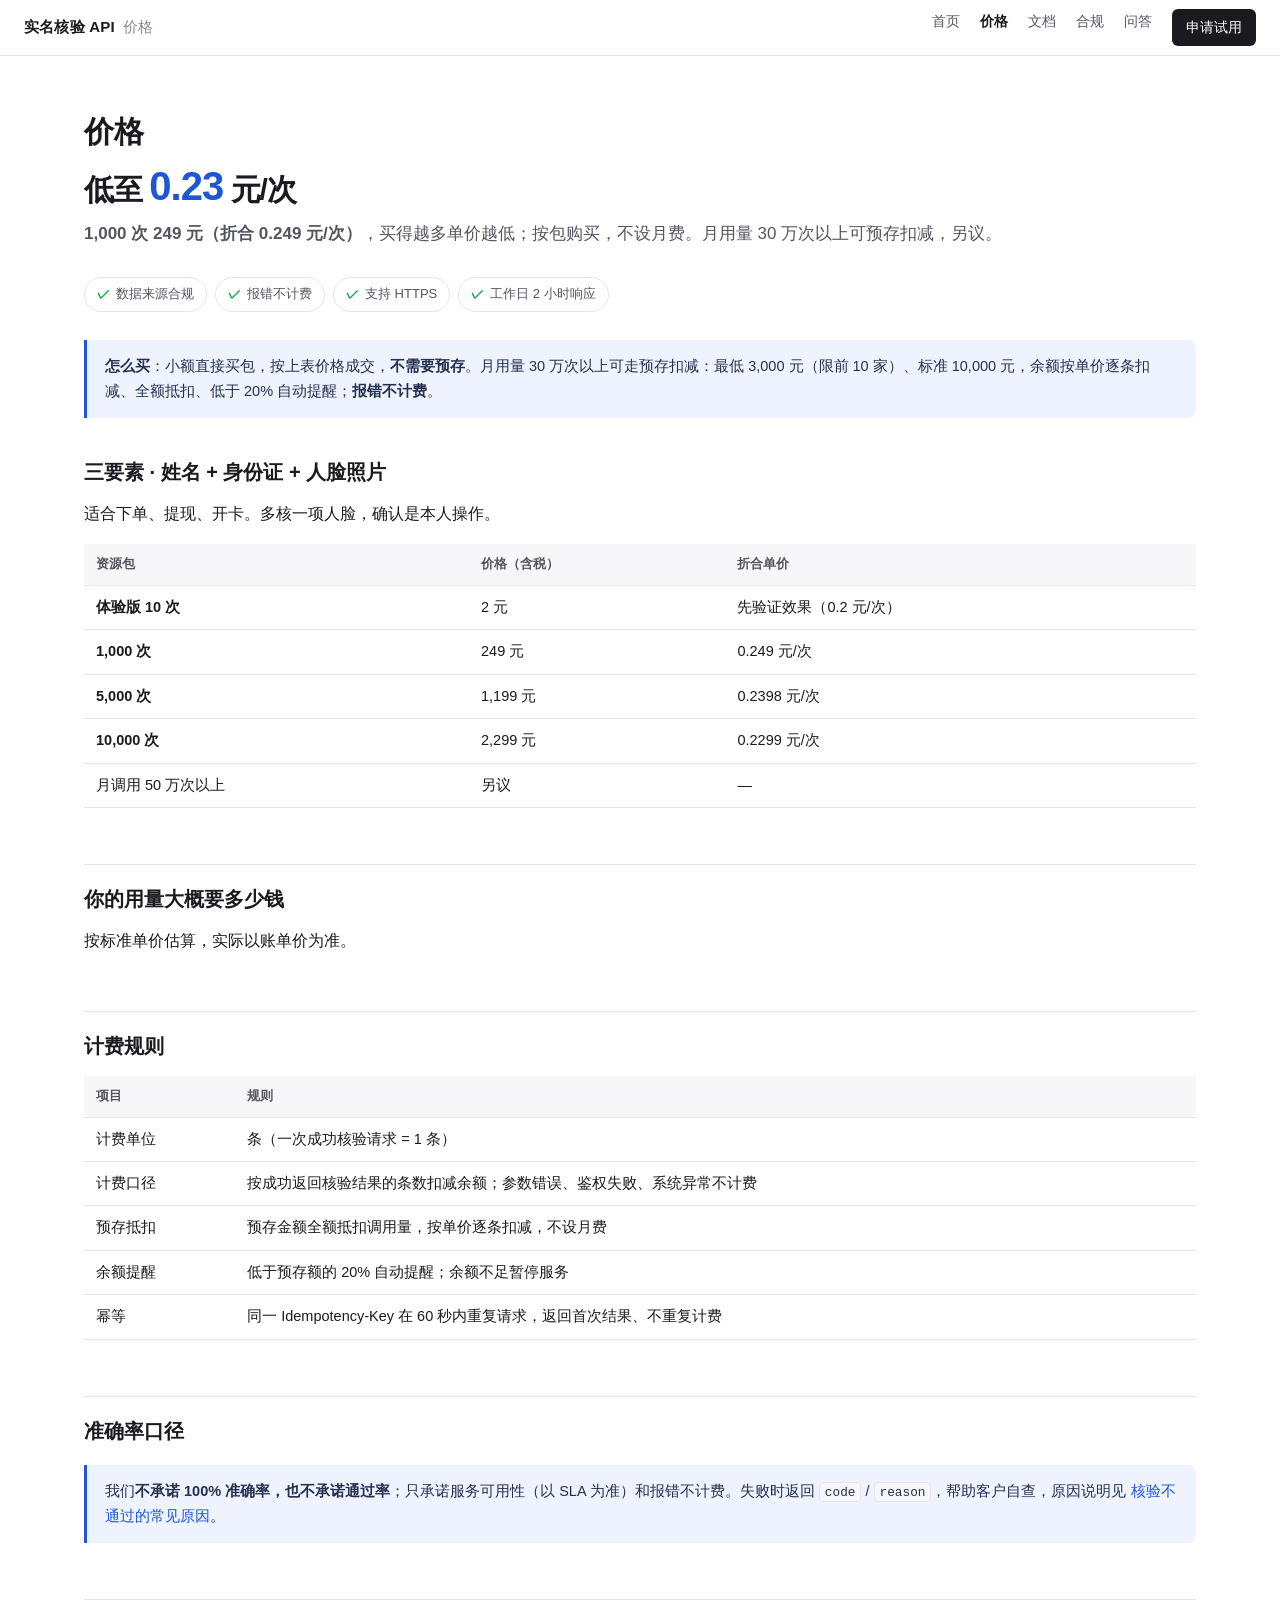
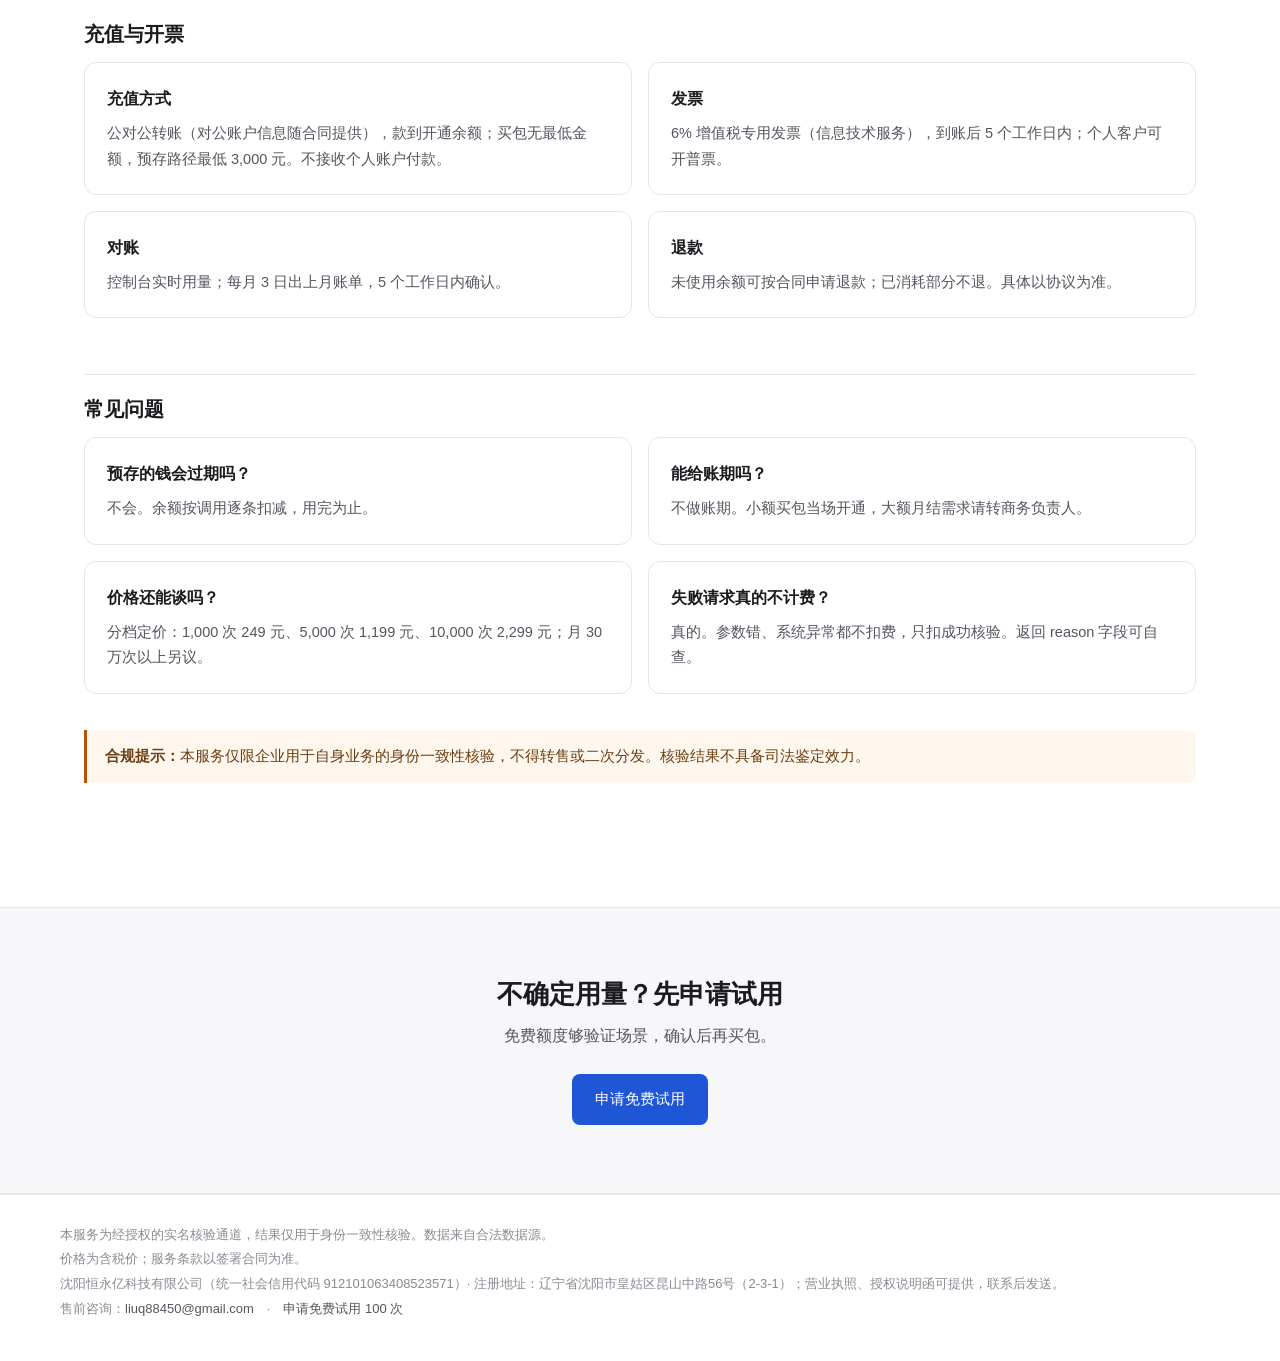
<file: pricing.html>
<!DOCTYPE html>
<html lang="zh-CN">
<head>
<meta charset="utf-8">
<meta name="viewport" content="width=device-width, initial-scale=1">
<title>价格 · 三要素实名核验 API</title>
<meta name="description" content="三要素实名核验 API 价格：低至 0.23 元/次，1,000 次 249 元起，买得越多单价越低；报错不计费，免费试用 100 次。">
<link rel="stylesheet" href="assets/style.css">
</head>
<body>

<header class="topbar">
  <a class="brand" href="index.html">实名核验 API<span>价格</span></a>
  <nav class="topnav">
    <a href="index.html">首页</a>
    <a href="pricing.html" class="active">价格</a>
    <a href="docs.html">文档</a>
    <a href="compliance.html">合规</a>
    <a href="faq.html">问答</a>
    <a href="trial.html" class="cta">申请试用</a>
  </nav>
</header>

<div class="wrap">
  <h1 style="margin-top:8px">价格</h1>
  <p class="hero-price" style="font-size:30px;margin-bottom:10px">低至 <strong style="font-size:40px">0.23</strong> 元/次</p>
  <p class="lead"><strong>1,000 次 249 元（折合 0.249 元/次）</strong>，买得越多单价越低；按包购买，不设月费。月用量 30 万次以上可预存扣减，另议。</p>
  <ul class="badge-row" style="margin-top:18px">
    <li>数据来源合规</li>
    <li>报错不计费</li>
    <li>支持 HTTPS</li>
    <li>工作日 2 小时响应</li>
  </ul>

  <div class="notice" style="margin:24px 0 8px">
    <p><strong>怎么买</strong>：小额直接买包，按上表价格成交，<strong>不需要预存</strong>。月用量 30 万次以上可走预存扣减：最低 3,000 元（限前 10 家）、标准 10,000 元，余额按单价逐条扣减、全额抵扣、低于 20% 自动提醒；<strong>报错不计费</strong>。</p>
  </div>

  <h2 id="three">三要素 · 姓名 + 身份证 + 人脸照片</h2>
  <p>适合下单、提现、开卡。多核一项人脸，确认是本人操作。</p>
  <div class="tbl">
  <table>
    <tr><th>资源包</th><th>价格（含税）</th><th>折合单价</th></tr>
    <tr><td><strong>体验版 10 次</strong></td><td>2 元</td><td>先验证效果（0.2 元/次）</td></tr>
    <tr><td><strong>1,000 次</strong></td><td>249 元</td><td>0.249 元/次</td></tr>
    <tr><td><strong>5,000 次</strong></td><td>1,199 元</td><td>0.2398 元/次</td></tr>
    <tr><td><strong>10,000 次</strong></td><td>2,299 元</td><td>0.2299 元/次</td></tr>
    <tr><td>月调用 50 万次以上</td><td>另议</td><td>—</td></tr>
  </table>
  </div>

  <h2>你的用量大概要多少钱</h2>
  <p>按标准单价估算，实际以账单价为准。</p>

  <h2>计费规则</h2>
  <div class="tbl">
  <table>
    <tr><th>项目</th><th>规则</th></tr>
    <tr><td>计费单位</td><td>条（一次成功核验请求 = 1 条）</td></tr>
    <tr><td>计费口径</td><td>按成功返回核验结果的条数扣减余额；参数错误、鉴权失败、系统异常不计费</td></tr>
    <tr><td>预存抵扣</td><td>预存金额全额抵扣调用量，按单价逐条扣减，不设月费</td></tr>
    <tr><td>余额提醒</td><td>低于预存额的 20% 自动提醒；余额不足暂停服务</td></tr>
    <tr><td>幂等</td><td>同一 Idempotency-Key 在 60 秒内重复请求，返回首次结果、不重复计费</td></tr>
  </table>
  </div>

  <h2>准确率口径</h2>
  <div class="notice">
    <p>我们<strong>不承诺 100% 准确率，也不承诺通过率</strong>；只承诺服务可用性（以 SLA 为准）和报错不计费。失败时返回 <code>code</code> / <code>reason</code>，帮助客户自查，原因说明见 <a href="failure-reasons.html">核验不通过的常见原因</a>。</p>
  </div>

  <h2>充值与开票</h2>
  <div class="cards2">
    <div class="card-soft"><h3>充值方式</h3><p>公对公转账（对公账户信息随合同提供），款到开通余额；买包无最低金额，预存路径最低 3,000 元。不接收个人账户付款。</p></div>
    <div class="card-soft"><h3>发票</h3><p>6% 增值税专用发票（信息技术服务），到账后 5 个工作日内；个人客户可开普票。</p></div>
    <div class="card-soft"><h3>对账</h3><p>控制台实时用量；每月 3 日出上月账单，5 个工作日内确认。</p></div>
    <div class="card-soft"><h3>退款</h3><p>未使用余额可按合同申请退款；已消耗部分不退。具体以协议为准。</p></div>
  </div>

  <h2>常见问题</h2>
  <div class="cards2">
    <div class="card-soft"><h3>预存的钱会过期吗？</h3><p>不会。余额按调用逐条扣减，用完为止。</p></div>
    <div class="card-soft"><h3>能给账期吗？</h3><p>不做账期。小额买包当场开通，大额月结需求请转商务负责人。</p></div>
    <div class="card-soft"><h3>价格还能谈吗？</h3><p>分档定价：1,000 次 249 元、5,000 次 1,199 元、10,000 次 2,299 元；月 30 万次以上另议。</p></div>
    <div class="card-soft"><h3>失败请求真的不计费？</h3><p>真的。参数错、系统异常都不扣费，只扣成功核验。返回 reason 字段可自查。</p></div>
  </div>

  <div class="notice warn" style="margin-top:36px">
    <p><strong>合规提示：</strong>本服务仅限企业用于自身业务的身份一致性核验，不得转售或二次分发。核验结果不具备司法鉴定效力。</p>
  </div>
</div>

<div class="band cta-band">
  <h2>不确定用量？先申请试用</h2>
  <p>免费额度够验证场景，确认后再买包。</p>
  <a class="btn btn-primary" href="trial.html">申请免费试用</a>
</div>

<footer>
  <div class="wrap">
    本服务为经授权的实名核验通道，结果仅用于身份一致性核验。数据来自合法数据源。<br>
    价格为含税价；服务条款以签署合同为准。
    <br>沈阳恒永亿科技有限公司（统一社会信用代码 912101063408523571）· 注册地址：辽宁省沈阳市皇姑区昆山中路56号（2-3-1）；营业执照、授权说明函可提供，联系后发送。<br>售前咨询：<a href="mailto:liuq88450@gmail.com">liuq88450@gmail.com</a>　·　<a href="trial.html">申请免费试用 100 次</a>
  </div>
</footer>

</body>
</html>
</file>
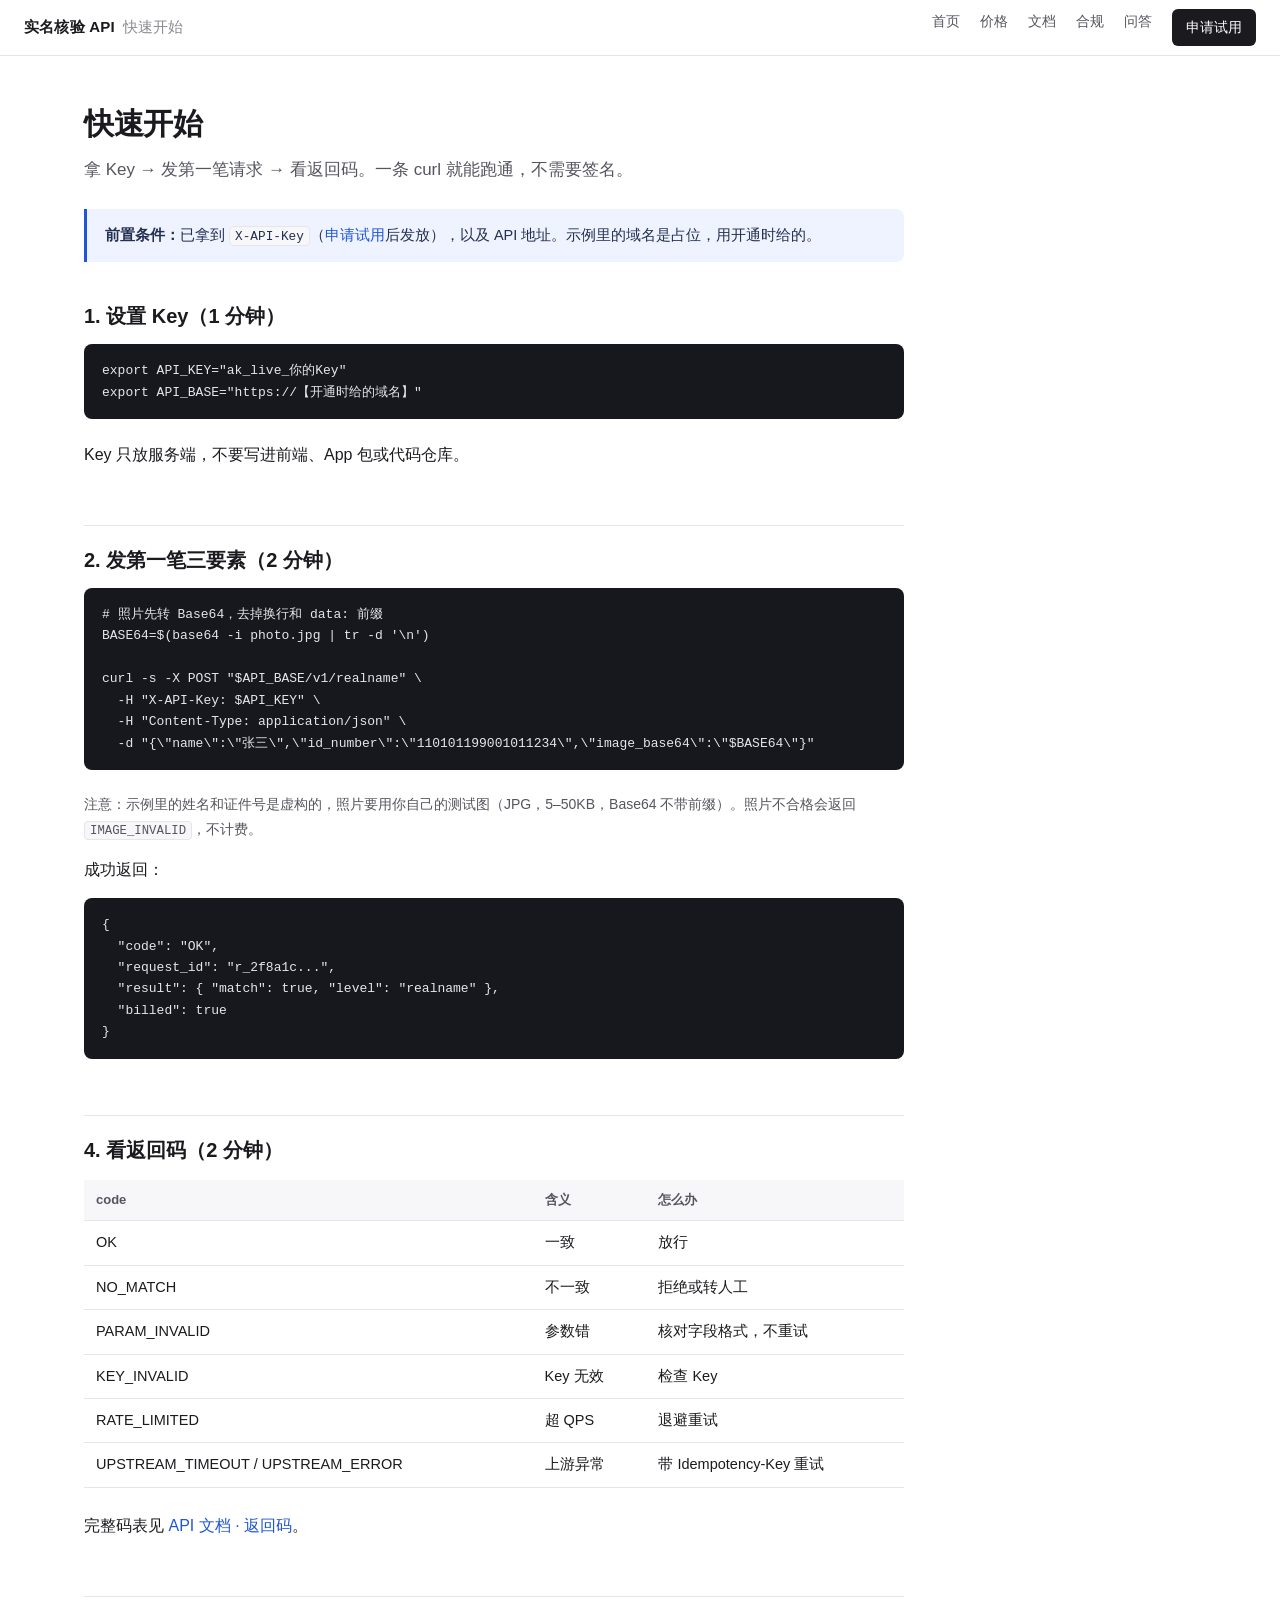
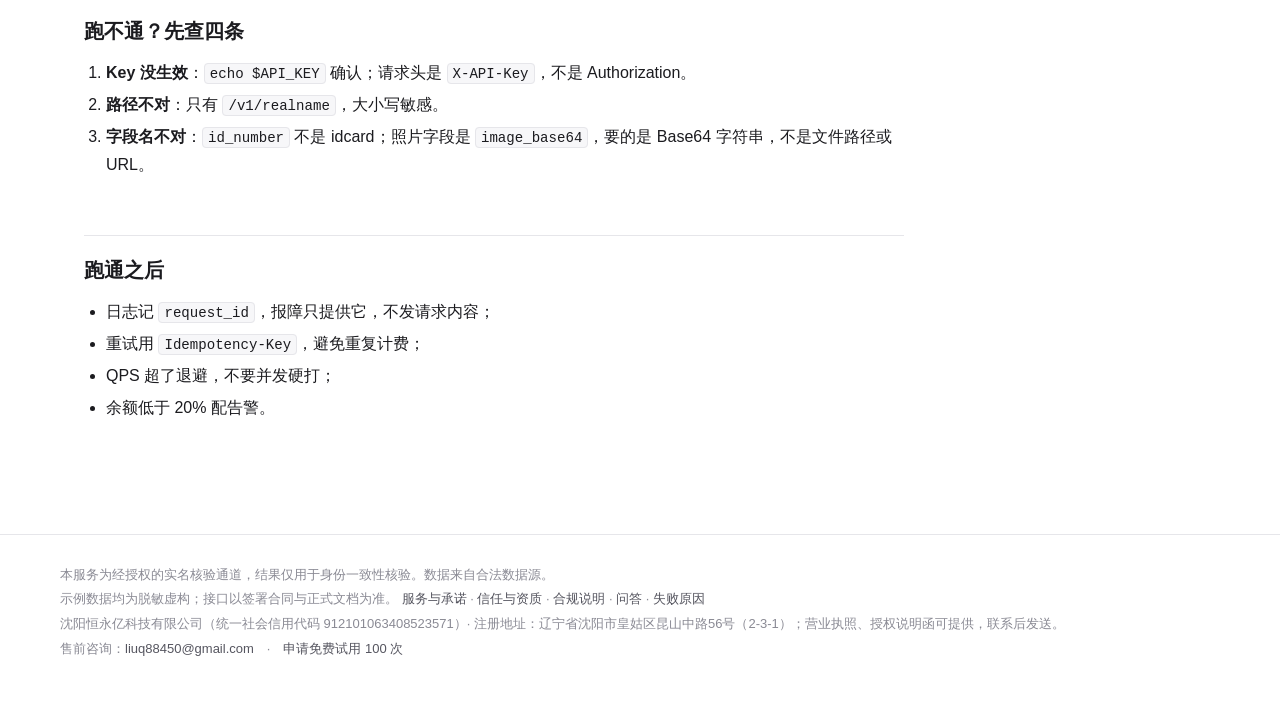
<file: quickstart.html>
<!DOCTYPE html>
<html lang="zh-CN">
<head>
<meta charset="utf-8">
<meta name="viewport" content="width=device-width, initial-scale=1">
<title>快速开始 · 三要素实名核验 API</title>
<meta name="description" content="10 分钟跑通三要素实名核验 API：拿 Key、发第一笔 JSON 请求、看返回码。">
<link rel="stylesheet" href="assets/style.css">
</head>
<body>

<header class="topbar">
  <a class="brand" href="index.html">实名核验 API<span>快速开始</span></a>
  <nav class="topnav">
    <a href="index.html">首页</a>
    <a href="pricing.html">价格</a>
    <a href="docs.html">文档</a>
    <a href="compliance.html">合规</a>
    <a href="faq.html">问答</a>
    <a href="trial.html" class="cta">申请试用</a>
  </nav>
</header>

<div class="wrap">
<article style="max-width:820px">

  <h1>快速开始</h1>
  <p class="lead">拿 Key → 发第一笔请求 → 看返回码。一条 curl 就能跑通，不需要签名。</p>

  <div class="notice">
    <p><strong>前置条件：</strong>已拿到 <code>X-API-Key</code>（<a href="trial.html">申请试用</a>后发放），以及 API 地址。示例里的域名是占位，用开通时给的。</p>
  </div>

  <h2 id="step1">1. 设置 Key（1 分钟）</h2>

<pre><code>export API_KEY="ak_live_你的Key"
export API_BASE="https://【开通时给的域名】"</code></pre>

  <p>Key 只放服务端，不要写进前端、App 包或代码仓库。</p>

  <h2 id="step2">2. 发第一笔三要素（2 分钟）</h2>

<pre><code># 照片先转 Base64，去掉换行和 data: 前缀
BASE64=$(base64 -i photo.jpg | tr -d '\n')

curl -s -X POST "$API_BASE/v1/realname" \
  -H "X-API-Key: $API_KEY" \
  -H "Content-Type: application/json" \
  -d "{\"name\":\"张三\",\"id_number\":\"110101199001011234\",\"image_base64\":\"$BASE64\"}"</code></pre>

  <p class="muted" style="font-size:14px;color:var(--ink-2)">注意：示例里的姓名和证件号是虚构的，照片要用你自己的测试图（JPG，5–50KB，Base64 不带前缀）。照片不合格会返回 <code>IMAGE_INVALID</code>，不计费。</p>

  <p>成功返回：</p>

<pre><code>{
  "code": "OK",
  "request_id": "r_2f8a1c...",
  "result": { "match": true, "level": "realname" },
  "billed": true
}</code></pre>

  <h2 id="step4">4. 看返回码（2 分钟）</h2>

  <div class="tbl">
  <table>
    <tr><th>code</th><th>含义</th><th>怎么办</th></tr>
    <tr><td>OK</td><td>一致</td><td>放行</td></tr>
    <tr><td>NO_MATCH</td><td>不一致</td><td>拒绝或转人工</td></tr>
    <tr><td>PARAM_INVALID</td><td>参数错</td><td>核对字段格式，不重试</td></tr>
    <tr><td>KEY_INVALID</td><td>Key 无效</td><td>检查 Key</td></tr>
    <tr><td>RATE_LIMITED</td><td>超 QPS</td><td>退避重试</td></tr>
    <tr><td>UPSTREAM_TIMEOUT / UPSTREAM_ERROR</td><td>上游异常</td><td>带 Idempotency-Key 重试</td></tr>
  </table>
  </div>

  <p>完整码表见 <a href="docs.html#codes">API 文档 · 返回码</a>。</p>

  <h2 id="trouble">跑不通？先查四条</h2>
  <ol>
    <li><strong>Key 没生效</strong>：<code>echo $API_KEY</code> 确认；请求头是 <code>X-API-Key</code>，不是 Authorization。</li>
    <li><strong>路径不对</strong>：只有 <code>/v1/realname</code>，大小写敏感。</li>
    <li><strong>字段名不对</strong>：<code>id_number</code> 不是 idcard；照片字段是 <code>image_base64</code>，要的是 Base64 字符串，不是文件路径或 URL。</li>
    
  </ol>

  <h2 id="next">跑通之后</h2>
  <ul>
    <li>日志记 <code>request_id</code>，报障只提供它，不发请求内容；</li>
    <li>重试用 <code>Idempotency-Key</code>，避免重复计费；</li>
    <li>QPS 超了退避，不要并发硬打；</li>
    <li>余额低于 20% 配告警。</li>
  </ul>

</article>
</div>

<footer>
  <div class="wrap">
    本服务为经授权的实名核验通道，结果仅用于身份一致性核验。数据来自合法数据源。<br>
    示例数据均为脱敏虚构；接口以签署合同与正式文档为准。
        <a href="service.html">服务与承诺</a> · <a href="trust.html">信任与资质</a> · <a href="compliance.html">合规说明</a> · <a href="faq.html">问答</a> · <a href="failure-reasons.html">失败原因</a>
    <br>沈阳恒永亿科技有限公司（统一社会信用代码 912101063408523571）· 注册地址：辽宁省沈阳市皇姑区昆山中路56号（2-3-1）；营业执照、授权说明函可提供，联系后发送。<br>售前咨询：<a href="mailto:liuq88450@gmail.com">liuq88450@gmail.com</a>　·　<a href="trial.html">申请免费试用 100 次</a>
  </div>
</footer>

</body>
</html>
</file>
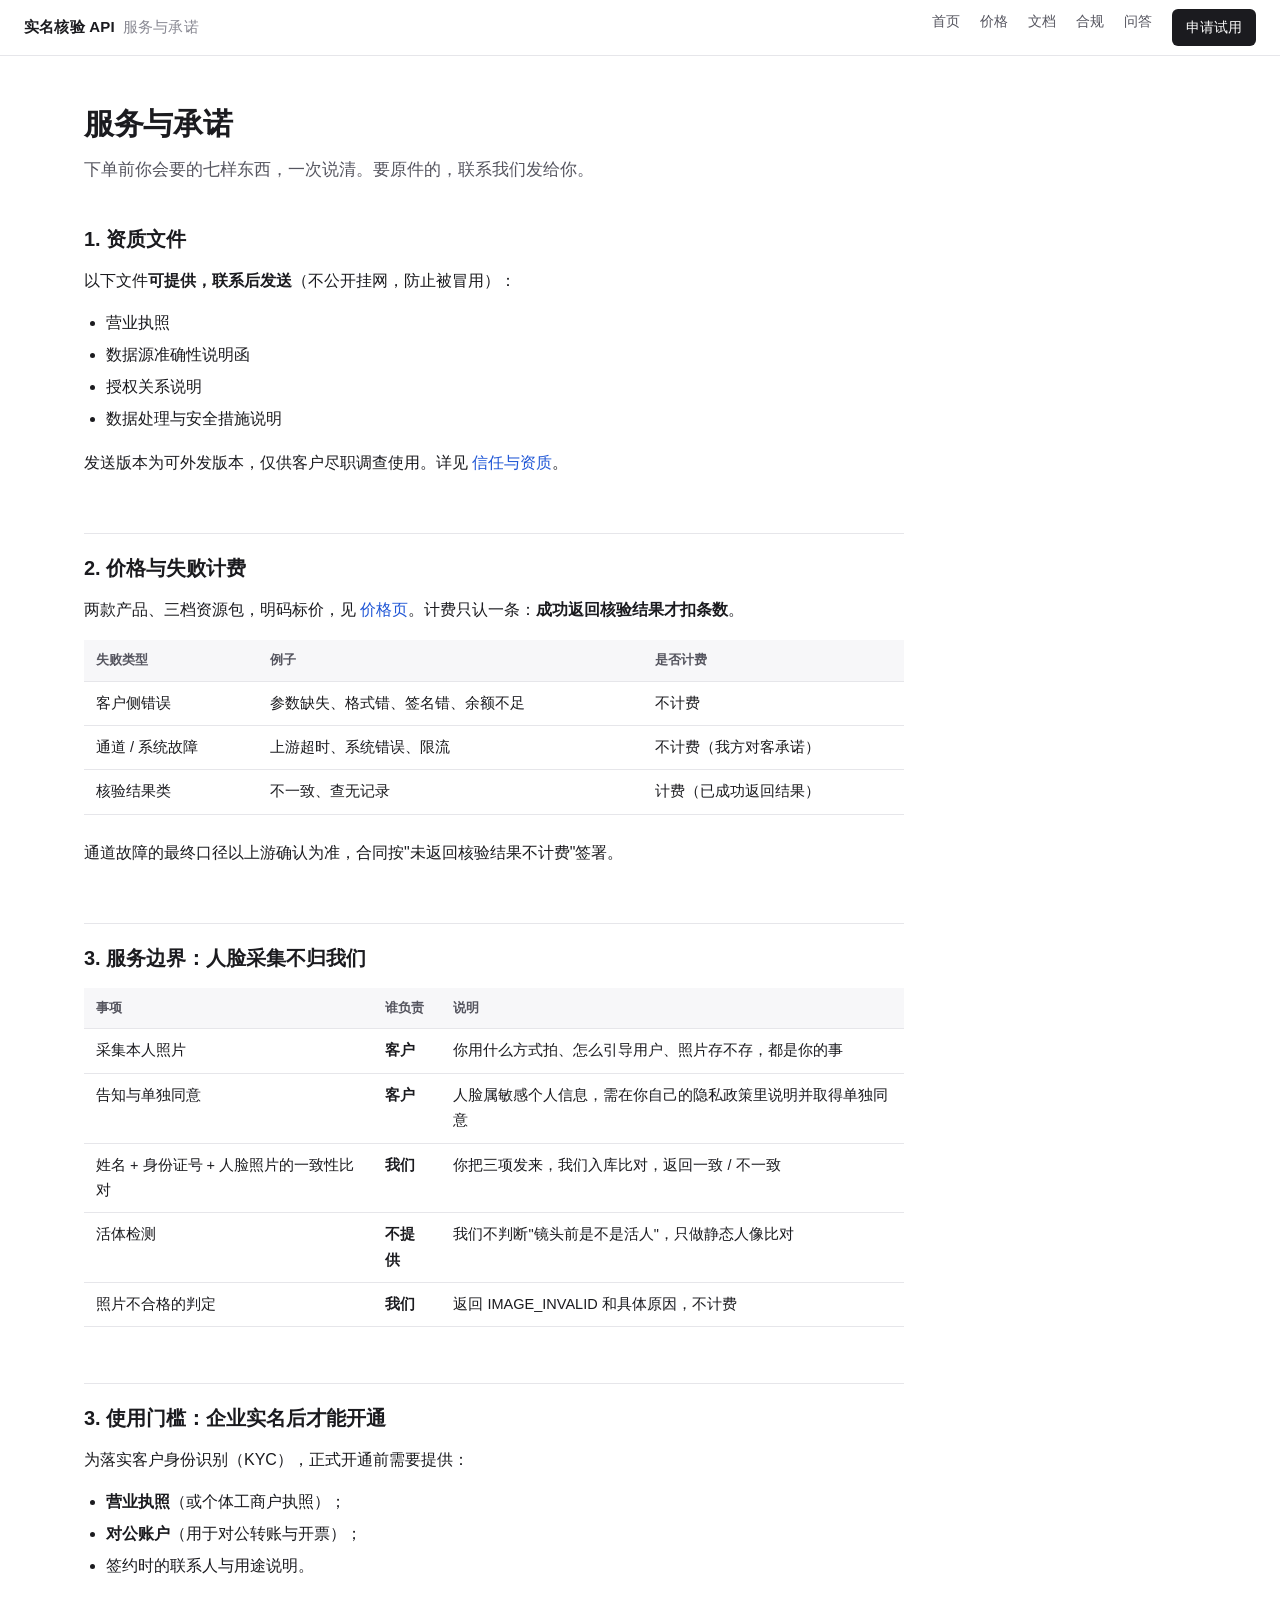
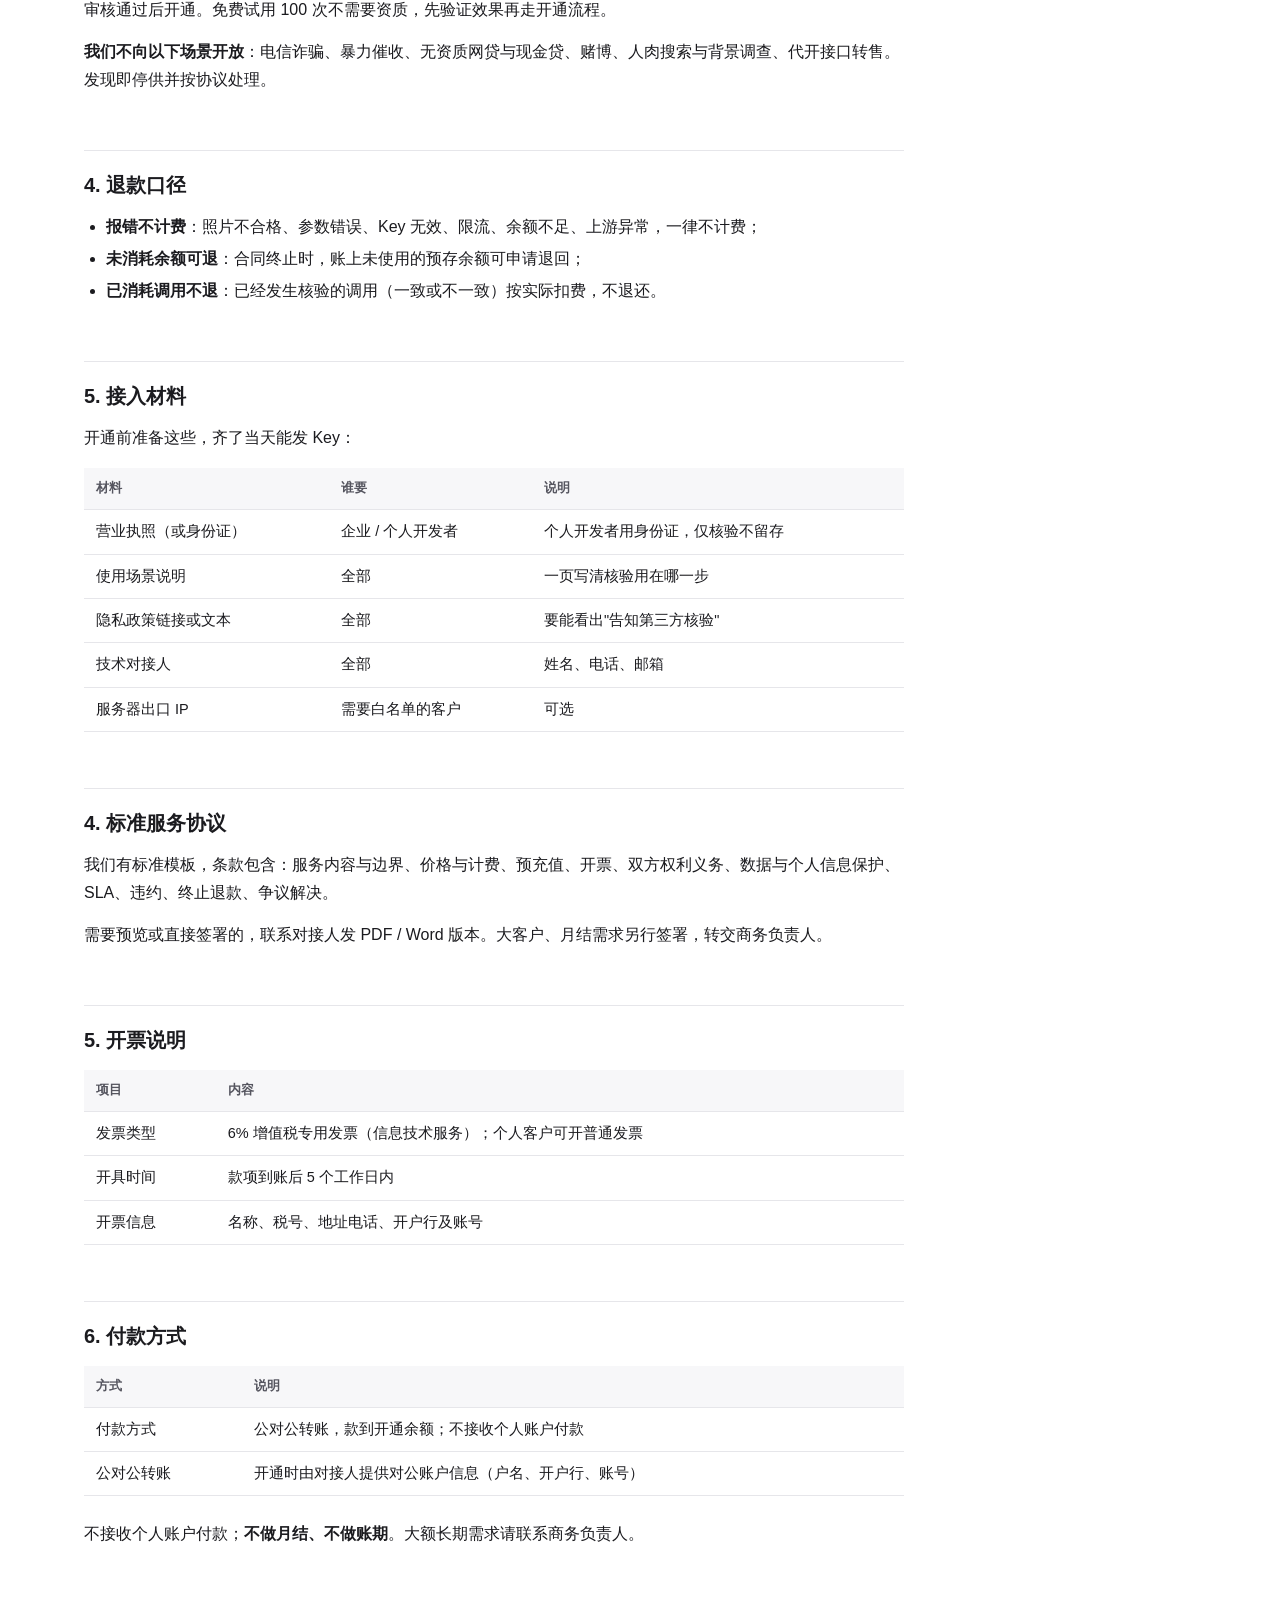
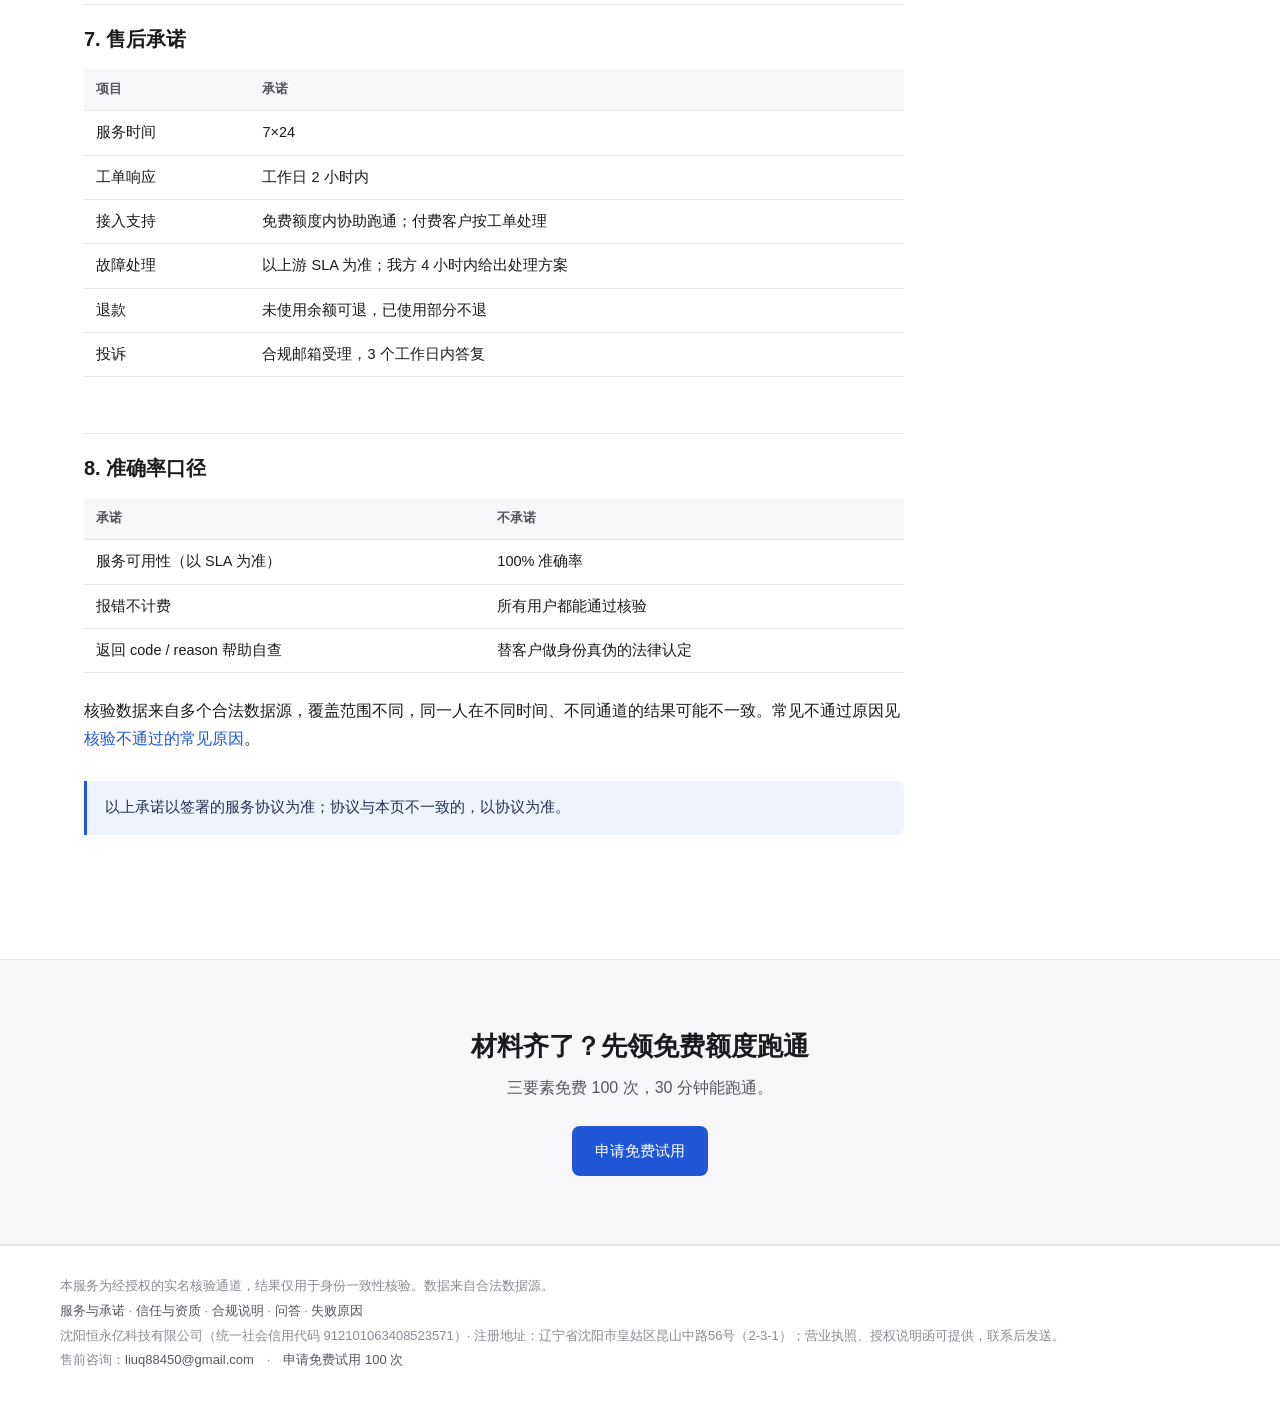
<file: service.html>
<!DOCTYPE html>
<html lang="zh-CN">
<head>
<meta charset="utf-8">
<meta name="viewport" content="width=device-width, initial-scale=1">
<title>服务与承诺 · 实名核验 API</title>
<meta name="description" content="下单前要确认的七件事：资质文件、价格与失败计费、接入材料、服务协议、开票、付款方式、售后承诺。">
<link rel="stylesheet" href="assets/style.css">
</head>
<body>

<header class="topbar">
  <a class="brand" href="index.html">实名核验 API<span>服务与承诺</span></a>
  <nav class="topnav">
    <a href="index.html">首页</a>
    <a href="pricing.html">价格</a>
    <a href="docs.html">文档</a>
    <a href="compliance.html">合规</a>
    <a href="faq.html">问答</a>
    <a href="trial.html" class="cta">申请试用</a>
  </nav>
</header>

<div class="wrap">
<article style="max-width:820px">

  <h1>服务与承诺</h1>
  <p class="lead">下单前你会要的七样东西，一次说清。要原件的，联系我们发给你。</p>

  <h2 id="docs">1. 资质文件</h2>
  <p>以下文件<strong>可提供，联系后发送</strong>（不公开挂网，防止被冒用）：</p>
  <ul>
    <li>营业执照</li>
    <li>数据源准确性说明函</li>
    <li>授权关系说明</li>
    <li>数据处理与安全措施说明</li>
  </ul>
  <p>发送版本为可外发版本，仅供客户尽职调查使用。详见 <a href="trust.html">信任与资质</a>。</p>

  <h2 id="price">2. 价格与失败计费</h2>
  <p>两款产品、三档资源包，明码标价，见 <a href="pricing.html">价格页</a>。计费只认一条：<strong>成功返回核验结果才扣条数</strong>。</p>
  <div class="tbl">
  <table>
    <tr><th>失败类型</th><th>例子</th><th>是否计费</th></tr>
    <tr><td>客户侧错误</td><td>参数缺失、格式错、签名错、余额不足</td><td>不计费</td></tr>
    <tr><td>通道 / 系统故障</td><td>上游超时、系统错误、限流</td><td>不计费（我方对客承诺）</td></tr>
    <tr><td>核验结果类</td><td>不一致、查无记录</td><td>计费（已成功返回结果）</td></tr>
  </table>
  </div>
  <p>通道故障的最终口径以上游确认为准，合同按"未返回核验结果不计费"签署。</p>

  <h2 id="scope">3. 服务边界：人脸采集不归我们</h2>
  <div class="tbl">
  <table>
    <tr><th>事项</th><th>谁负责</th><th>说明</th></tr>
    <tr><td>采集本人照片</td><td><strong>客户</strong></td><td>你用什么方式拍、怎么引导用户、照片存不存，都是你的事</td></tr>
    <tr><td>告知与单独同意</td><td><strong>客户</strong></td><td>人脸属敏感个人信息，需在你自己的隐私政策里说明并取得单独同意</td></tr>
    <tr><td>姓名 + 身份证号 + 人脸照片的一致性比对</td><td><strong>我们</strong></td><td>你把三项发来，我们入库比对，返回一致 / 不一致</td></tr>
    <tr><td>活体检测</td><td><strong>不提供</strong></td><td>我们不判断"镜头前是不是活人"，只做静态人像比对</td></tr>
    <tr><td>照片不合格的判定</td><td><strong>我们</strong></td><td>返回 IMAGE_INVALID 和具体原因，不计费</td></tr>
  </table>
  </div>

  <h2 id="access">3. 使用门槛：企业实名后才能开通</h2>
  <p>为落实客户身份识别（KYC），正式开通前需要提供：</p>
  <ul>
    <li><strong>营业执照</strong>（或个体工商户执照）；</li>
    <li><strong>对公账户</strong>（用于对公转账与开票）；</li>
    <li>签约时的联系人与用途说明。</li>
  </ul>
  <p>审核通过后开通。免费试用 100 次不需要资质，先验证效果再走开通流程。</p>
  <p><strong>我们不向以下场景开放</strong>：电信诈骗、暴力催收、无资质网贷与现金贷、赌博、人肉搜索与背景调查、代开接口转售。发现即停供并按协议处理。</p>

  <h2 id="refund">4. 退款口径</h2>
  <ul>
    <li><strong>报错不计费</strong>：照片不合格、参数错误、Key 无效、限流、余额不足、上游异常，一律不计费；</li>
    <li><strong>未消耗余额可退</strong>：合同终止时，账上未使用的预存余额可申请退回；</li>
    <li><strong>已消耗调用不退</strong>：已经发生核验的调用（一致或不一致）按实际扣费，不退还。</li>
  </ul>

  <h2 id="materials">5. 接入材料</h2>
  <p>开通前准备这些，齐了当天能发 Key：</p>
  <div class="tbl">
  <table>
    <tr><th>材料</th><th>谁要</th><th>说明</th></tr>
    <tr><td>营业执照（或身份证）</td><td>企业 / 个人开发者</td><td>个人开发者用身份证，仅核验不留存</td></tr>
    <tr><td>使用场景说明</td><td>全部</td><td>一页写清核验用在哪一步</td></tr>
    <tr><td>隐私政策链接或文本</td><td>全部</td><td>要能看出"告知第三方核验"</td></tr>
    <tr><td>技术对接人</td><td>全部</td><td>姓名、电话、邮箱</td></tr>
    <tr><td>服务器出口 IP</td><td>需要白名单的客户</td><td>可选</td></tr>
  </table>
  </div>

  <h2 id="agreement">4. 标准服务协议</h2>
  <p>我们有标准模板，条款包含：服务内容与边界、价格与计费、预充值、开票、双方权利义务、数据与个人信息保护、SLA、违约、终止退款、争议解决。</p>
  <p>需要预览或直接签署的，联系对接人发 PDF / Word 版本。大客户、月结需求另行签署，转交商务负责人。</p>

  <h2 id="invoice">5. 开票说明</h2>
  <div class="tbl">
  <table>
    <tr><th>项目</th><th>内容</th></tr>
    <tr><td>发票类型</td><td>6% 增值税专用发票（信息技术服务）；个人客户可开普通发票</td></tr>
    <tr><td>开具时间</td><td>款项到账后 5 个工作日内</td></tr>
    <tr><td>开票信息</td><td>名称、税号、地址电话、开户行及账号</td></tr>
  </table>
  </div>

  <h2 id="payment">6. 付款方式</h2>
  <div class="tbl">
  <table>
    <tr><th>方式</th><th>说明</th></tr>
    <tr><td>付款方式</td><td>公对公转账，款到开通余额；不接收个人账户付款</td></tr>
    <tr><td>公对公转账</td><td>开通时由对接人提供对公账户信息（户名、开户行、账号）</td></tr>
  </table>
  </div>
  <p>不接收个人账户付款；<strong>不做月结、不做账期</strong>。大额长期需求请联系商务负责人。</p>

  <h2 id="support">7. 售后承诺</h2>
  <div class="tbl">
  <table>
    <tr><th>项目</th><th>承诺</th></tr>
    <tr><td>服务时间</td><td>7×24</td></tr>
    <tr><td>工单响应</td><td>工作日 2 小时内</td></tr>
    <tr><td>接入支持</td><td>免费额度内协助跑通；付费客户按工单处理</td></tr>
    <tr><td>故障处理</td><td>以上游 SLA 为准；我方 4 小时内给出处理方案</td></tr>
    <tr><td>退款</td><td>未使用余额可退，已使用部分不退</td></tr>
    <tr><td>投诉</td><td>合规邮箱受理，3 个工作日内答复</td></tr>
  </table>
  </div>

  <h2 id="accuracy">8. 准确率口径</h2>
  <div class="tbl">
  <table>
    <tr><th>承诺</th><th>不承诺</th></tr>
    <tr><td>服务可用性（以 SLA 为准）</td><td>100% 准确率</td></tr>
    <tr><td>报错不计费</td><td>所有用户都能通过核验</td></tr>
    <tr><td>返回 code / reason 帮助自查</td><td>替客户做身份真伪的法律认定</td></tr>
  </table>
  </div>
  <p>核验数据来自多个合法数据源，覆盖范围不同，同一人在不同时间、不同通道的结果可能不一致。常见不通过原因见 <a href="failure-reasons.html">核验不通过的常见原因</a>。</p>

  <div class="notice" style="margin-top:28px">
    <p>以上承诺以签署的服务协议为准；协议与本页不一致的，以协议为准。</p>
  </div>

</article>
</div>

<div class="band cta-band">
  <h2>材料齐了？先领免费额度跑通</h2>
  <p>三要素免费 100 次，30 分钟能跑通。</p>
  <a class="btn btn-primary" href="trial.html">申请免费试用</a>
</div>

<footer>
  <div class="wrap">
    本服务为经授权的实名核验通道，结果仅用于身份一致性核验。数据来自合法数据源。<br>
    <a href="service.html">服务与承诺</a> · <a href="trust.html">信任与资质</a> · <a href="compliance.html">合规说明</a> · <a href="faq.html">问答</a> · <a href="failure-reasons.html">失败原因</a>
    <br>沈阳恒永亿科技有限公司（统一社会信用代码 912101063408523571）· 注册地址：辽宁省沈阳市皇姑区昆山中路56号（2-3-1）；营业执照、授权说明函可提供，联系后发送。<br>售前咨询：<a href="mailto:liuq88450@gmail.com">liuq88450@gmail.com</a>　·　<a href="trial.html">申请免费试用 100 次</a>
  </div>
</footer>

</body>
</html>
</file>
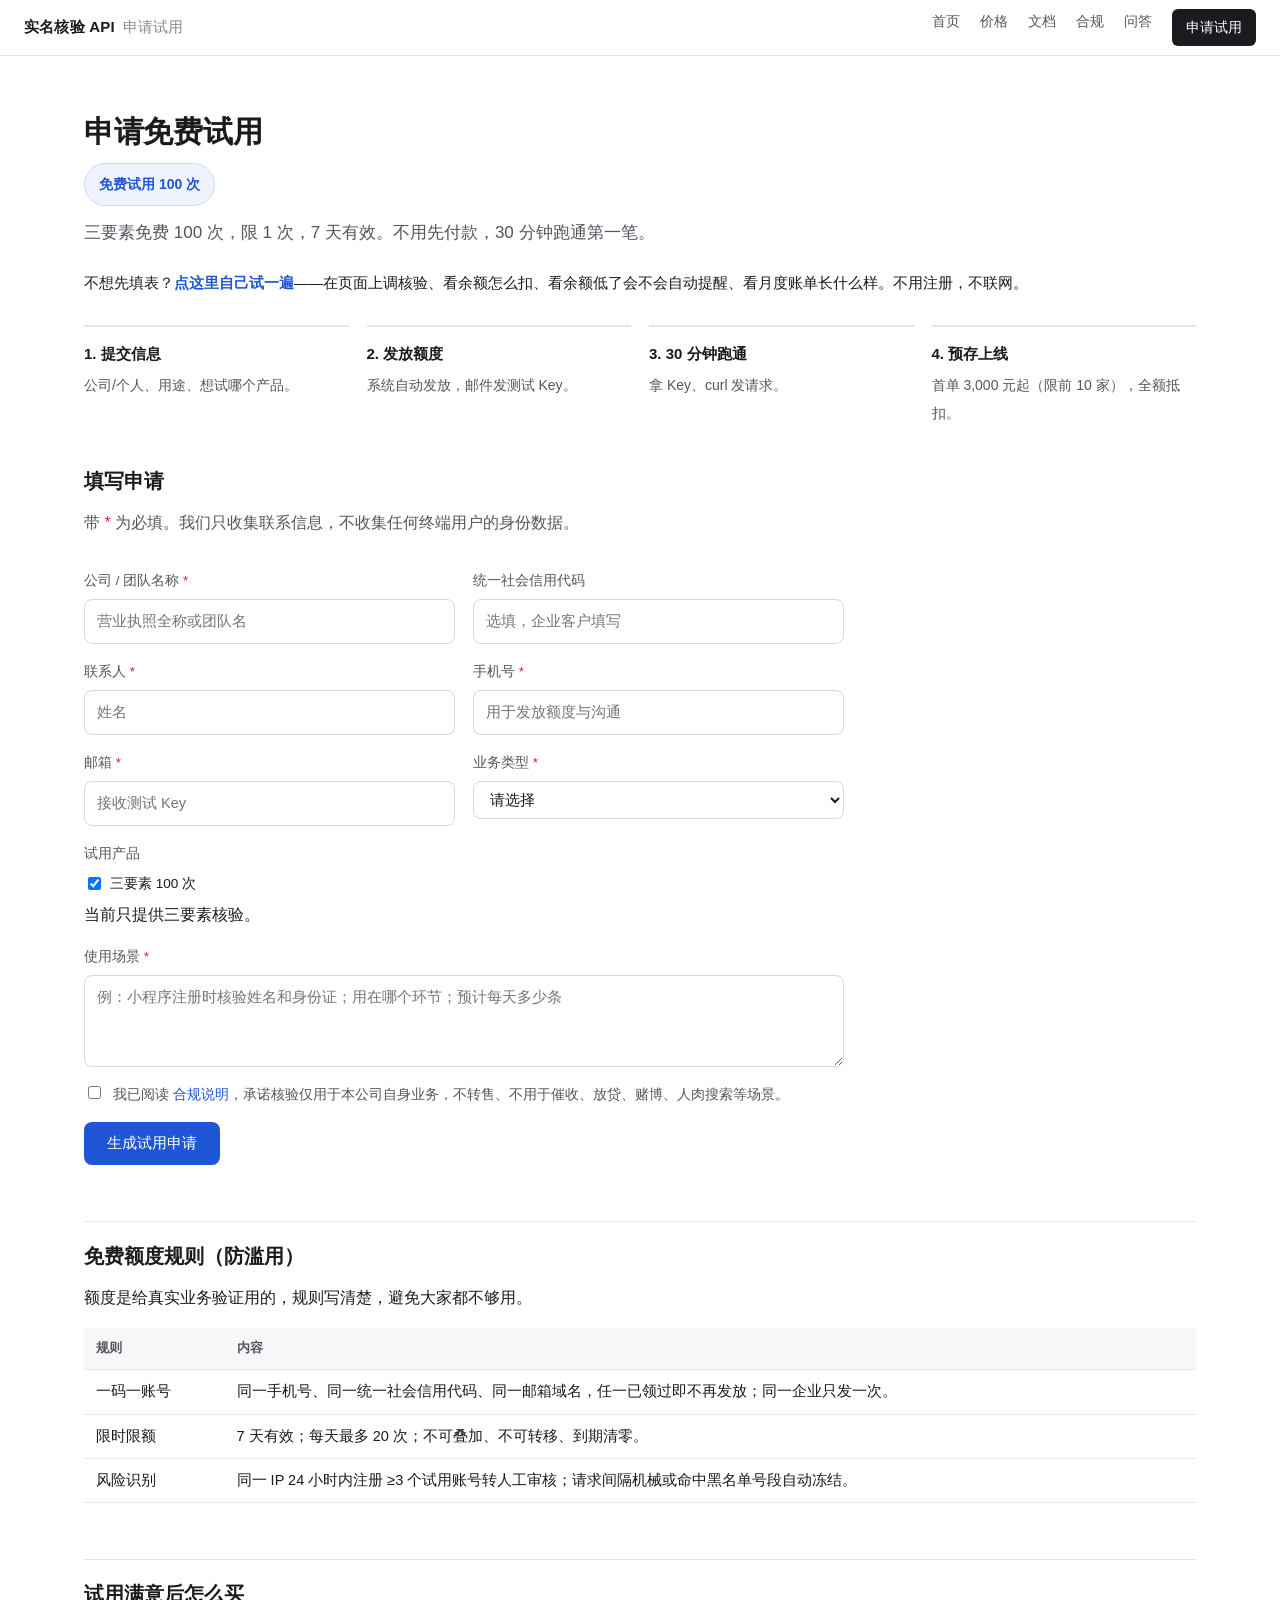
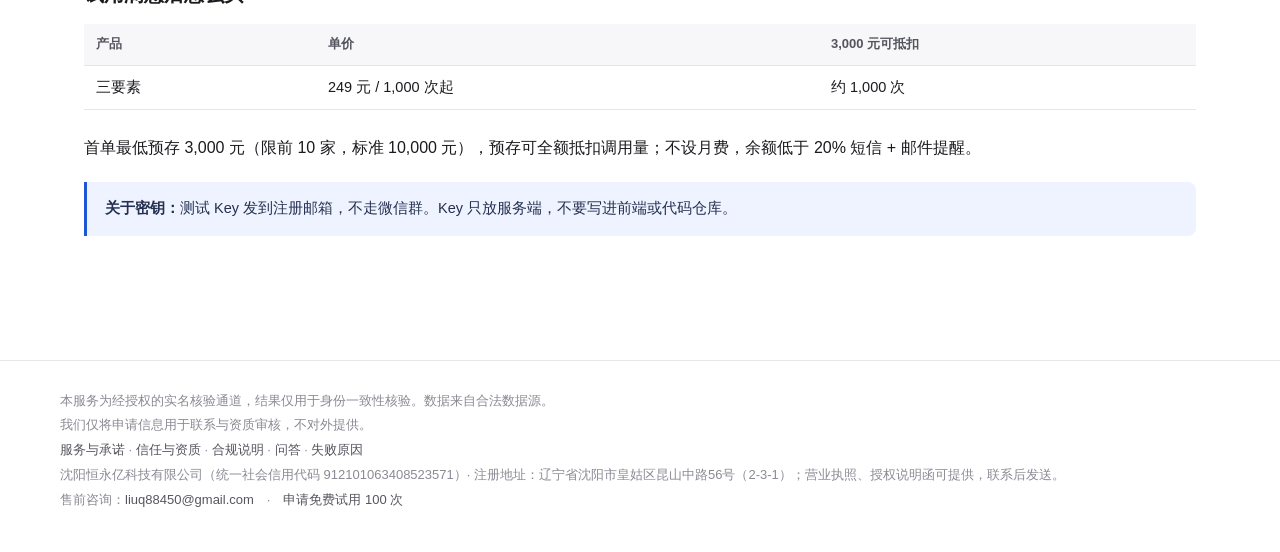
<file: trial.html>
<!DOCTYPE html>
<html lang="zh-CN">
<head>
<meta charset="utf-8">
<meta name="viewport" content="width=device-width, initial-scale=1">
<title>申请免费试用 · 实名核验 API</title>
<meta name="description" content="免费试用三要素核验 100 次，7 天有效。提交企业信息，30 分钟跑通第一笔核验。">
<link rel="stylesheet" href="assets/style.css">
</head>
<body>

<header class="topbar">
  <a class="brand" href="index.html">实名核验 API<span>申请试用</span></a>
  <nav class="topnav">
    <a href="index.html">首页</a>
    <a href="pricing.html">价格</a>
    <a href="docs.html">文档</a>
    <a href="compliance.html">合规</a>
    <a href="faq.html">问答</a>
    <a href="trial.html" class="cta">申请试用</a>
  </nav>
</header>

<div class="wrap">
  <h1 style="margin-top:8px">申请免费试用</h1>
  <p style="margin:6px 0 12px"><span class="free-badge">免费试用 100 次</span></p>
  <p class="lead">三要素免费 100 次，限 1 次，7 天有效。不用先付款，30 分钟跑通第一笔。</p>
  <p style="margin:10px 0 0;font-size:14.5px">不想先填表？<a href="demo.html"><b>点这里自己试一遍</b></a>——在页面上调核验、看余额怎么扣、看余额低了会不会自动提醒、看月度账单长什么样。不用注册，不联网。</p>

  <div class="flow" style="margin:28px 0 40px">
    <div class="step"><b>1. 提交信息</b><span>公司/个人、用途、想试哪个产品。</span></div>
    <div class="step"><b>2. 发放额度</b><span>系统自动发放，邮件发测试 Key。</span></div>
    <div class="step"><b>3. 30 分钟跑通</b><span>拿 Key、curl 发请求。</span></div>
    <div class="step"><b>4. 预存上线</b><span>首单 3,000 元起（限前 10 家），全额抵扣。</span></div>
  </div>

  <h2 style="margin-top:0">填写申请</h2>
  <p class="section-sub">带 <span style="color:#dc2626">*</span> 为必填。我们只收集联系信息，不收集任何终端用户的身份数据。</p>

  <form class="form" id="trial-form" novalidate>
    <div class="field">
      <label for="company">公司 / 团队名称 <span style="color:#dc2626">*</span></label>
      <input id="company" name="company" type="text" required placeholder="营业执照全称或团队名">
    </div>
    <div class="field">
      <label for="credit">统一社会信用代码</label>
      <input id="credit" name="credit" type="text" placeholder="选填，企业客户填写">
    </div>
    <div class="field">
      <label for="contact">联系人 <span style="color:#dc2626">*</span></label>
      <input id="contact" name="contact" type="text" required placeholder="姓名">
    </div>
    <div class="field">
      <label for="phone">手机号 <span style="color:#dc2626">*</span></label>
      <input id="phone" name="phone" type="tel" required placeholder="用于发放额度与沟通">
    </div>
    <div class="field">
      <label for="email">邮箱 <span style="color:#dc2626">*</span></label>
      <input id="email" name="email" type="email" required placeholder="接收测试 Key">
    </div>
    <div class="field">
      <label for="biz">业务类型 <span style="color:#dc2626">*</span></label>
      <select id="biz" name="biz" required>
        <option value="">请选择</option>
        <option>小程序 / 外包工作室</option>
        <option>小 SaaS / 工具站</option>
        <option>电商 / 租赁 / 家政</option>
        <option>独立开发者</option>
        <option>其它</option>
      </select>
    </div>
    <div class="field full">
      <label>试用产品</label>
      <div class="radio-row">
        <label><input type="checkbox" name="product" value="三要素（100 次）" checked> 三要素 100 次</label>
      </div>
      <span class="form-hint">当前只提供三要素核验。</span>
    </div>
    <div class="field full">
      <label for="scene">使用场景 <span style="color:#dc2626">*</span></label>
      <textarea id="scene" name="scene" required placeholder="例：小程序注册时核验姓名和身份证；用在哪个环节；预计每天多少条"></textarea>
    </div>
    <div class="field full">
      <label class="check-row">
        <input type="checkbox" id="agree" required>
        <span>我已阅读 <a href="compliance.html" target="_blank">合规说明</a>，承诺核验仅用于本公司自身业务，不转售、不用于催收、放贷、赌博、人肉搜索等场景。</span>
      </label>
    </div>
    <div class="form-actions">
      <button class="btn btn-primary" type="submit">生成试用申请</button>
      <span class="form-status" id="form-status"></span>
    </div>
  </form>

  <div id="form-preview-wrap" hidden>
    <p class="form-hint">两种方式都行：<strong>①</strong> 点「生成试用申请」会自动打开邮件，直接发出去；<strong>②</strong> 复制下面的内容，发到 <a href="mailto:liuq88450@gmail.com">liuq88450@gmail.com</a>。收到后 30 分钟内回你测试 Key。</p>
    <pre id="form-preview" class="form-preview"></pre>
    <button type="button" class="btn" id="copy-btn">复制申请内容</button>
    <span class="form-status" id="copy-status"></span>
  </div>

  <h2>免费额度规则（防滥用）</h2>
  <p>额度是给真实业务验证用的，规则写清楚，避免大家都不够用。</p>
  <div class="tbl">
  <table>
    <tr><th>规则</th><th>内容</th></tr>
    <tr><td>一码一账号</td><td>同一手机号、同一统一社会信用代码、同一邮箱域名，任一已领过即不再发放；同一企业只发一次。</td></tr>
    <tr><td>限时限额</td><td>7 天有效；每天最多 20 次；不可叠加、不可转移、到期清零。</td></tr>
    <tr><td>风险识别</td><td>同一 IP 24 小时内注册 ≥3 个试用账号转人工审核；请求间隔机械或命中黑名单号段自动冻结。</td></tr>
  </table>
  </div>

  <h2>试用满意后怎么买</h2>
  <div class="tbl">
  <table>
    <tr><th>产品</th><th>单价</th><th>3,000 元可抵扣</th></tr>
    <tr><td>三要素</td><td>249 元 / 1,000 次起</td><td>约 1,000 次</td></tr>
  </table>
  </div>
  <p>首单最低预存 3,000 元（限前 10 家，标准 10,000 元），预存可全额抵扣调用量；不设月费，余额低于 20% 短信 + 邮件提醒。</p>

  <div class="notice">
    <p><strong>关于密钥：</strong>测试 Key 发到注册邮箱，不走微信群。Key 只放服务端，不要写进前端或代码仓库。</p>
  </div>
</div>

<footer>
  <div class="wrap">
    本服务为经授权的实名核验通道，结果仅用于身份一致性核验。数据来自合法数据源。<br>
    我们仅将申请信息用于联系与资质审核，不对外提供。
    <br>
    <a href="service.html">服务与承诺</a> · <a href="trust.html">信任与资质</a> · <a href="compliance.html">合规说明</a> · <a href="faq.html">问答</a> · <a href="failure-reasons.html">失败原因</a>
    <br>沈阳恒永亿科技有限公司（统一社会信用代码 912101063408523571）· 注册地址：辽宁省沈阳市皇姑区昆山中路56号（2-3-1）；营业执照、授权说明函可提供，联系后发送。<br>售前咨询：<a href="mailto:liuq88450@gmail.com">liuq88450@gmail.com</a>　·　<a href="trial.html">申请免费试用 100 次</a>
  </div>
</footer>

<script>
(function () {
  // 有真实销售邮箱时走邮件；没有时生成可复制文本，不当场假装已提交。
  var SALES_EMAIL = "liuq88450@gmail.com"; // 临时用这个邮箱，换成专门的销售邮箱改这一行即可

  var form = document.getElementById("trial-form");
  var status = document.getElementById("form-status");
  var wrap = document.getElementById("form-preview-wrap");
  var preview = document.getElementById("form-preview");
  var copyBtn = document.getElementById("copy-btn");
  var copyStatus = document.getElementById("copy-status");

  form.addEventListener("submit", function (e) {
    e.preventDefault();

    var products = Array.prototype.map.call(
      form.querySelectorAll('input[name="product"]:checked'),
      function (el) { return el.value; }
    );

    if (!products.length) {
      status.textContent = "请至少选择一个想试的产品。";
      status.style.color = "#dc2626";
      return;
    }

    if (!form.checkValidity()) {
      form.reportValidity();
      return;
    }

    var get = function (id) { return (document.getElementById(id).value || "").trim(); };

    var lines = [
      "【三要素核验 试用申请】",
      "公司/团队：" + get("company"),
      "统一社会信用代码：" + (get("credit") || "未填"),
      "联系人：" + get("contact"),
      "手机号：" + get("phone"),
      "邮箱：" + get("email"),
      "业务类型：" + get("biz"),
      "试用产品：" + products.join("、"),
      "",
      "使用场景：",
      get("scene")
    ];

    var body = lines.join("\n");
    preview.textContent = body;
    wrap.hidden = false;

    if (SALES_EMAIL) {
      var subject = "免费试用申请 - " + get("company");
      window.location.href = "mailto:" + SALES_EMAIL +
        "?subject=" + encodeURIComponent(subject) +
        "&body=" + encodeURIComponent(body);
      status.style.color = "#15803d";
      status.textContent = "已生成邮件，请在邮件客户端中发送。";
      return;
    }

    status.style.color = "#15803d";
    status.textContent = "已生成，请复制下面内容发给对接人。";
    preview.scrollIntoView({ behavior: "smooth", block: "center" });
  });

  copyBtn.addEventListener("click", function () {
    var text = preview.textContent || "";
    var done = function () {
      copyStatus.style.color = "#15803d";
      copyStatus.textContent = "已复制。";
    };
    if (navigator.clipboard && navigator.clipboard.writeText) {
      navigator.clipboard.writeText(text).then(done, function () {
        copyStatus.textContent = "复制失败，请手动选中上面文字复制。";
      });
    } else {
      var r = document.createRange();
      r.selectNodeContents(preview);
      var sel = window.getSelection();
      sel.removeAllRanges();
      sel.addRange(r);
      copyStatus.textContent = "已选中，请按 Ctrl/Cmd+C 复制。";
    }
  });
})();
</script>

</body>
</html>
</file>
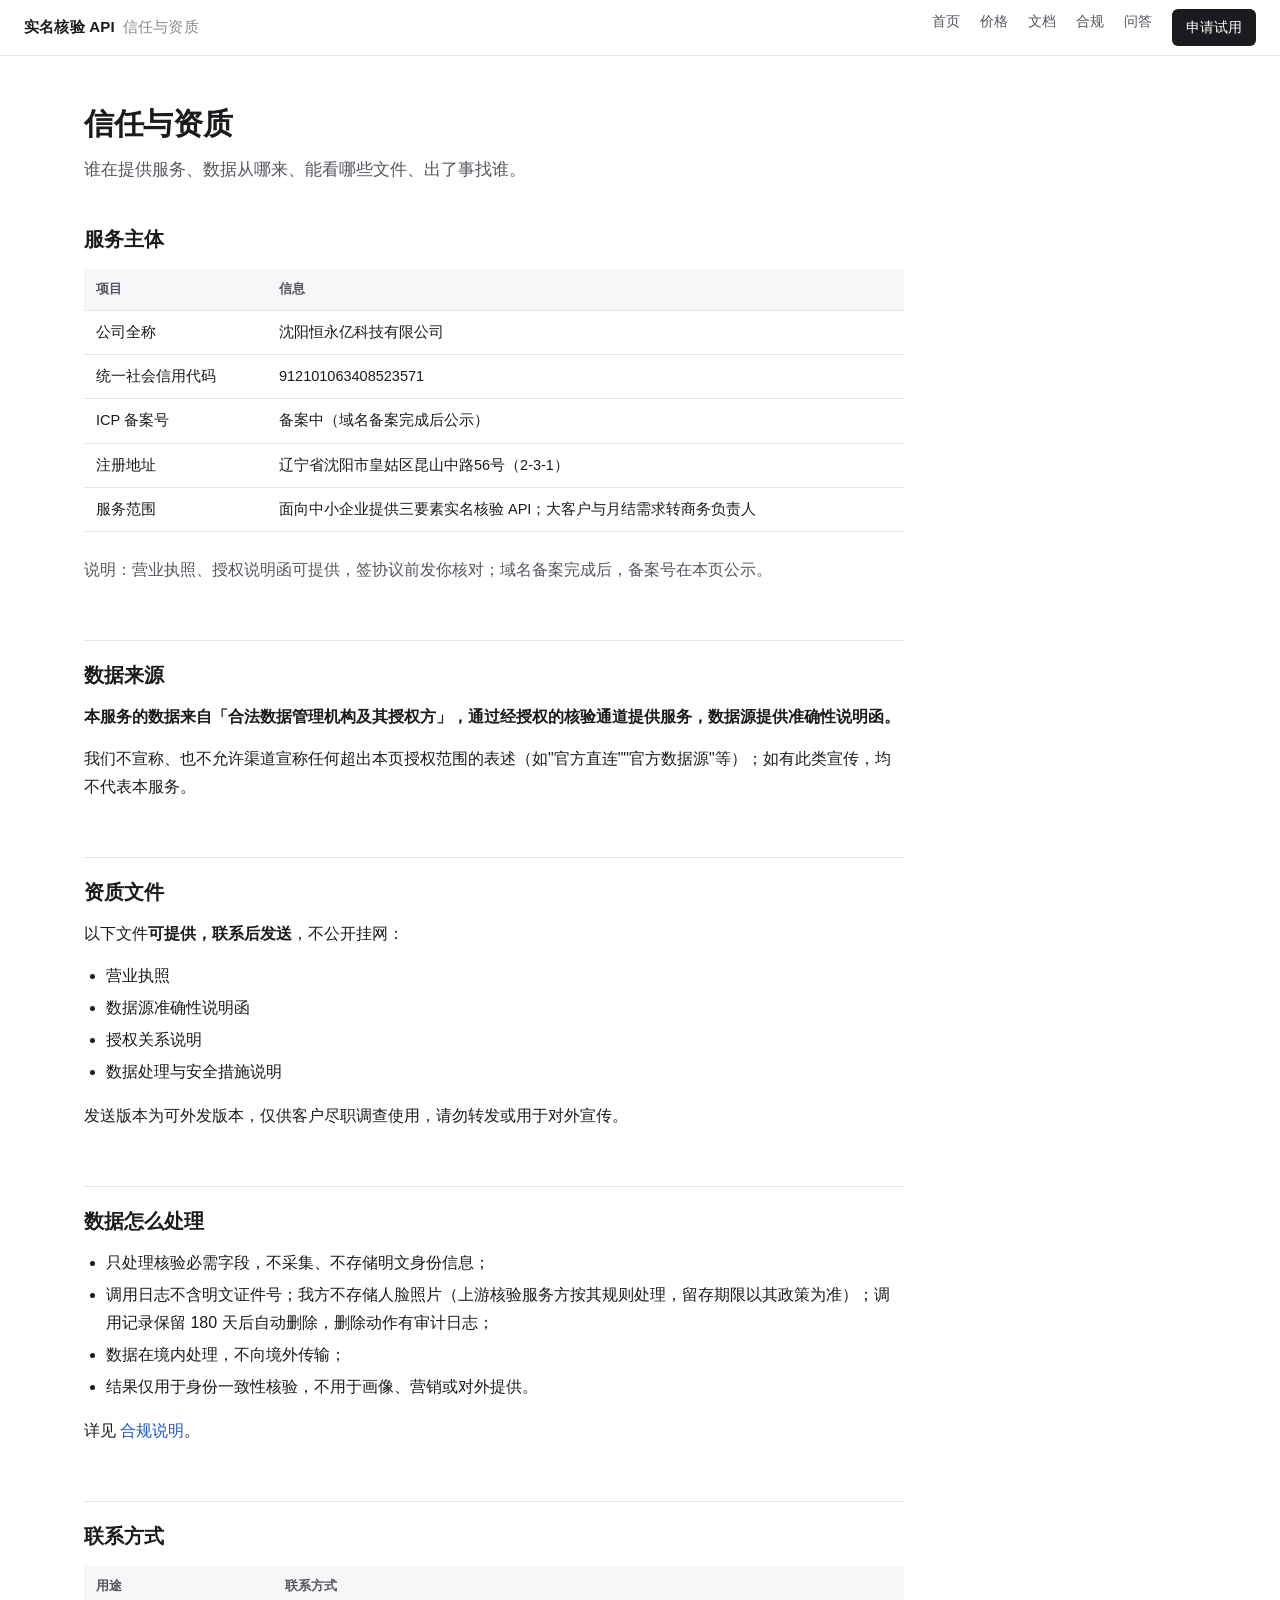
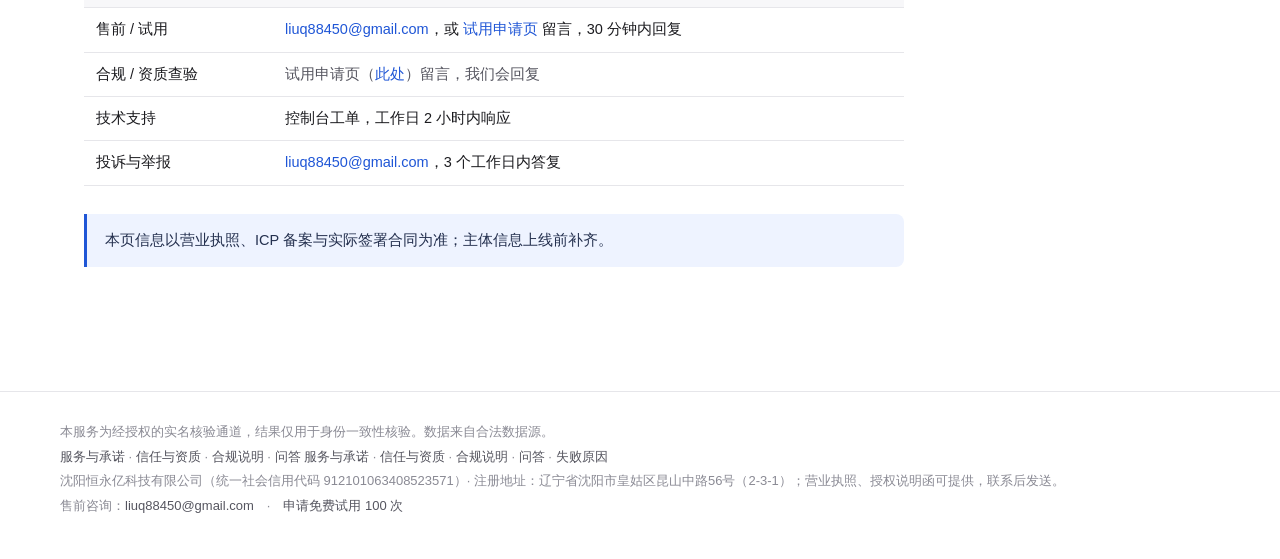
<file: trust.html>
<!DOCTYPE html>
<html lang="zh-CN">
<head>
<meta charset="utf-8">
<meta name="viewport" content="width=device-width, initial-scale=1">
<title>信任与资质 · 实名核验 API</title>
<meta name="description" content="服务主体、备案信息、数据来源说明、资质文件与联系方式。">
<link rel="stylesheet" href="assets/style.css">
</head>
<body>

<header class="topbar">
  <a class="brand" href="index.html">实名核验 API<span>信任与资质</span></a>
  <nav class="topnav">
    <a href="index.html">首页</a>
    <a href="pricing.html">价格</a>
    <a href="docs.html">文档</a>
    <a href="compliance.html">合规</a>
    <a href="faq.html">问答</a>
    <a href="trial.html" class="cta">申请试用</a>
  </nav>
</header>

<div class="wrap">
<article style="max-width:820px">

  <h1>信任与资质</h1>
  <p class="lead">谁在提供服务、数据从哪来、能看哪些文件、出了事找谁。</p>

  <h2 id="entity">服务主体</h2>
  <div class="tbl">
  <table>
    <tr><th>项目</th><th>信息</th></tr>
    <tr><td>公司全称</td><td>沈阳恒永亿科技有限公司</td></tr>
    <tr><td>统一社会信用代码</td><td>912101063408523571</td></tr>
    <tr><td>ICP 备案号</td><td>备案中（域名备案完成后公示）</td></tr>
    <tr><td>注册地址</td><td>辽宁省沈阳市皇姑区昆山中路56号（2-3-1）</td></tr>
    <tr><td>服务范围</td><td>面向中小企业提供三要素实名核验 API；大客户与月结需求转商务负责人</td></tr>
  </table>
  </div>
  <p class="muted">说明：营业执照、授权说明函可提供，签协议前发你核对；域名备案完成后，备案号在本页公示。</p>

  <h2 id="source">数据来源</h2>
  <p><strong>本服务的数据来自「合法数据管理机构及其授权方」，通过经授权的核验通道提供服务，数据源提供准确性说明函。</strong></p>
  <p>我们不宣称、也不允许渠道宣称任何超出本页授权范围的表述（如"官方直连""官方数据源"等）；如有此类宣传，均不代表本服务。</p>

  <h2 id="files">资质文件</h2>
  <p>以下文件<strong>可提供，联系后发送</strong>，不公开挂网：</p>
  <ul>
    <li>营业执照</li>
    <li>数据源准确性说明函</li>
    <li>授权关系说明</li>
    <li>数据处理与安全措施说明</li>
  </ul>
  <p>发送版本为可外发版本，仅供客户尽职调查使用，请勿转发或用于对外宣传。</p>

  <h2 id="data">数据怎么处理</h2>
  <ul>
    <li>只处理核验必需字段，不采集、不存储明文身份信息；</li>
    <li>调用日志不含明文证件号；我方不存储人脸照片（上游核验服务方按其规则处理，留存期限以其政策为准）；调用记录保留 180 天后自动删除，删除动作有审计日志；</li>
    <li>数据在境内处理，不向境外传输；</li>
    <li>结果仅用于身份一致性核验，不用于画像、营销或对外提供。</li>
  </ul>
  <p>详见 <a href="compliance.html">合规说明</a>。</p>

  <h2 id="contact">联系方式</h2>
  <div class="tbl">
  <table>
    <tr><th>用途</th><th>联系方式</th></tr>
    <tr><td>售前 / 试用</td><td><a href="mailto:liuq88450@gmail.com">liuq88450@gmail.com</a>，或 <a href="trial.html">试用申请页</a> 留言，30 分钟内回复</td></tr>
    <tr><td>合规 / 资质查验</td><td><span class="muted">试用申请页（<a href="trial.html">此处</a>）留言，我们会回复</span></td></tr>
    <tr><td>技术支持</td><td>控制台工单，工作日 2 小时内响应</td></tr>
    <tr><td>投诉与举报</td><td><a href="mailto:liuq88450@gmail.com?subject=投诉与举报">liuq88450@gmail.com</a>，3 个工作日内答复</td></tr>
  </table>
  </div>

  <div class="notice" style="margin-top:28px">
    <p>本页信息以营业执照、ICP 备案与实际签署合同为准；主体信息上线前补齐。</p>
  </div>

</article>
</div>

<footer>
  <div class="wrap">
    本服务为经授权的实名核验通道，结果仅用于身份一致性核验。数据来自合法数据源。<br>
    <a href="service.html">服务与承诺</a> · <a href="trust.html">信任与资质</a> · <a href="compliance.html">合规说明</a> · <a href="faq.html">问答</a>
        <a href="service.html">服务与承诺</a> · <a href="trust.html">信任与资质</a> · <a href="compliance.html">合规说明</a> · <a href="faq.html">问答</a> · <a href="failure-reasons.html">失败原因</a>
    <br>沈阳恒永亿科技有限公司（统一社会信用代码 912101063408523571）· 注册地址：辽宁省沈阳市皇姑区昆山中路56号（2-3-1）；营业执照、授权说明函可提供，联系后发送。<br>售前咨询：<a href="mailto:liuq88450@gmail.com">liuq88450@gmail.com</a>　·　<a href="trial.html">申请免费试用 100 次</a>
  </div>
</footer>

</body>
</html>
</file>
<file: assets/style.css>
:root {
  --ink: #1b1b1f;
  --ink-2: #55555f;
  --ink-3: #8a8a94;
  --line: #e6e6ea;
  --bg: #ffffff;
  --bg-soft: #f7f7f9;
  --accent: #1f56d6;
  --accent-soft: #eef3ff;
  --warn: #b45309;
  --warn-soft: #fff7ed;
  --mono: ui-monospace, SFMono-Regular, Menlo, Consolas, "Liberation Mono", monospace;
}

* { box-sizing: border-box; }

html { -webkit-text-size-adjust: 100%; }

body {
  margin: 0;
  color: var(--ink);
  background: var(--bg);
  font: 16px/1.75 -apple-system, BlinkMacSystemFont, "PingFang SC", "Hiragino Sans GB",
        "Microsoft YaHei", "Segoe UI", sans-serif;
  -webkit-font-smoothing: antialiased;
}

a { color: var(--accent); text-decoration: none; }
a:hover { text-decoration: underline; }

/* ---------- top bar ---------- */
.topbar {
  position: sticky; top: 0; z-index: 20;
  display: flex; align-items: center; gap: 24px;
  padding: 0 24px; height: 56px;
  background: rgba(255,255,255,.92);
  backdrop-filter: blur(8px);
  border-bottom: 1px solid var(--line);
}
.brand { font-weight: 600; font-size: 15px; letter-spacing: .2px; color: var(--ink); white-space: nowrap; }
.brand span { color: var(--ink-3); font-weight: 400; margin-left: 8px; }
.topnav { display: flex; gap: 20px; margin-left: auto; font-size: 14px; }
.topnav a { color: var(--ink-2); }
.topnav a.active { color: var(--ink); font-weight: 600; }
.topnav a.cta {
  color: #fff; background: var(--ink); padding: 6px 14px; border-radius: 6px;
  font-weight: 500;
}
.topnav a.cta:hover { text-decoration: none; background: #000; }

/* ---------- layout ---------- */
.wrap { max-width: 1160px; margin: 0 auto; padding: 48px 24px 96px; }
.layout { display: grid; grid-template-columns: minmax(0, 1fr) 240px; gap: 56px; }
article { min-width: 0; max-width: 760px; }

h1 { font-size: 30px; line-height: 1.3; margin: 0 0 12px; letter-spacing: -.3px; }
h2 {
  font-size: 20px; line-height: 1.4; margin: 56px 0 14px;
  padding-top: 20px; border-top: 1px solid var(--line);
}
h2:first-of-type { border-top: 0; padding-top: 0; margin-top: 40px; }
h3 { font-size: 16px; margin: 28px 0 8px; }
p { margin: 0 0 14px; }
ul, ol { margin: 0 0 16px; padding-left: 22px; }
li { margin: 4px 0; }
strong { font-weight: 600; }
small, .muted { color: var(--ink-2); }
.lead { font-size: 17px; color: var(--ink-2); margin-bottom: 24px; }

/* ---------- aside toc ---------- */
.toc {
  position: sticky; top: 84px; align-self: start;
  font-size: 13.5px; line-height: 2;
}
.toc .toc-title { font-weight: 600; color: var(--ink-3); font-size: 12px; letter-spacing: .08em; margin-bottom: 8px; }
.toc a { display: block; color: var(--ink-2); padding-left: 12px; border-left: 2px solid transparent; }
.toc a:hover { color: var(--ink); text-decoration: none; }
.toc a.sub { padding-left: 24px; font-size: 13px; color: var(--ink-3); }

/* ---------- components ---------- */
.notice {
  border-left: 3px solid var(--accent);
  background: var(--accent-soft);
  padding: 14px 18px; border-radius: 0 8px 8px 0;
  font-size: 14.5px; color: #24304f; margin: 20px 0 28px;
}
.notice.warn { border-color: var(--warn); background: var(--warn-soft); color: #6b3f12; }
.notice p:last-child { margin-bottom: 0; }

.card {
  border: 1px solid var(--line); border-radius: 10px;
  padding: 18px 20px; margin: 16px 0;
  background: #fff;
}
.card h3 { margin-top: 0; }
.card p:last-child, .card ul:last-child { margin-bottom: 0; }

.grid2 { display: grid; grid-template-columns: 1fr 1fr; gap: 14px; margin: 16px 0; }

table { border-collapse: collapse; width: 100%; margin: 16px 0 24px; font-size: 14.5px; }
th, td { text-align: left; padding: 9px 12px; border-bottom: 1px solid var(--line); vertical-align: top; }
th { background: var(--bg-soft); font-weight: 600; color: var(--ink-2); font-size: 13px; white-space: nowrap; }
td code { white-space: nowrap; }
table.col1-nowrap td:first-child,
table.col1-nowrap th:first-child { white-space: nowrap; }

code {
  font-family: var(--mono); font-size: .88em;
  background: var(--bg-soft); padding: 1.5px 5px; border-radius: 4px;
  border: 1px solid var(--line);
}
pre {
  margin: 14px 0 22px; padding: 16px 18px; overflow-x: auto;
  background: #16181d; color: #e6e6ea; border-radius: 8px;
  font-size: 13px; line-height: 1.65;
}
pre code {
  background: none; border: 0; padding: 0; color: inherit; font-size: inherit;
}
.cmt { color: #7d8590; }

.steps { counter-reset: step; list-style: none; padding: 0; margin: 20px 0 28px; }
.steps > li {
  counter-increment: step; position: relative; padding-left: 46px; margin: 0 0 18px;
}
.steps > li::before {
  content: counter(step); position: absolute; left: 0; top: 2px;
  width: 28px; height: 28px; border-radius: 50%;
  background: var(--bg-soft); border: 1px solid var(--line);
  color: var(--ink-2); font-size: 13px; font-weight: 600;
  display: flex; align-items: center; justify-content: center;
}
.steps b { display: block; margin-bottom: 2px; }

.tag {
  display: inline-block; font-size: 11.5px; line-height: 1.6;
  padding: 0 7px; border-radius: 4px; font-weight: 500;
  background: var(--bg-soft); color: var(--ink-2); border: 1px solid var(--line);
  vertical-align: 1px;
}
.tag.ok { background: #f0fdf4; color: #15803d; border-color: #bbf7d0; }
.tag.warn { background: var(--warn-soft); color: var(--warn); border-color: #fed7aa; }

hr { border: 0; border-top: 1px solid var(--line); margin: 48px 0; }

footer {
  border-top: 1px solid var(--line);
  padding: 28px 24px 40px;
  color: var(--ink-3); font-size: 13px; line-height: 1.9;
}
footer .wrap { padding: 0; max-width: 1160px; }
footer a { color: var(--ink-2); }

@media (max-width: 900px) {
  .layout { grid-template-columns: 1fr; gap: 32px; }
  .toc { position: static; order: 2; border-top: 1px solid var(--line); padding-top: 20px; }
  .topnav { gap: 14px; font-size: 13px; }
  .brand span { display: none; }
  .wrap { padding-top: 32px; }
  .grid2 { grid-template-columns: 1fr; }
  h1 { font-size: 25px; }
}

/* ---------- 表格横向滚动容器（移动端防溢出） ---------- */
.tbl { overflow-x: auto; margin: 16px 0 24px; -webkit-overflow-scrolling: touch; }
.tbl table { margin: 0; }

/* ================= 销售站组件 ================= */

.hero {
  background: linear-gradient(180deg, #f6f8ff 0%, #ffffff 100%);
  border-bottom: 1px solid var(--line);
  padding: 72px 0 56px;
}
.hero .wrap { padding: 0 24px; }
.eyebrow {
  font-size: 13px; color: var(--accent); font-weight: 500;
  letter-spacing: .04em; margin: 0 0 14px;
}
.hero h1 { font-size: 46px; line-height: 1.18; letter-spacing: -1px; margin: 0 0 18px; }
.hero-sub { font-size: 17px; color: var(--ink-2); max-width: 640px; margin: 0 0 28px; }
.hero-cta { display: flex; gap: 12px; flex-wrap: wrap; margin-bottom: 36px; }

.btn {
  display: inline-block; padding: 11px 22px; border-radius: 8px;
  font-size: 15px; font-weight: 500; border: 1px solid transparent;
  transition: background .15s, border-color .15s;
}
.btn-primary { background: var(--accent); color: #fff; }
.btn-primary:hover { background: #1a49b8; text-decoration: none; }
.btn-ghost { background: #fff; color: var(--ink); border-color: var(--line); }
.btn-ghost:hover { border-color: #c7c7d2; text-decoration: none; }
.btn-sm { padding: 8px 16px; font-size: 14px; }

.trust { list-style: none; display: flex; flex-wrap: wrap; gap: 10px 26px; padding: 0; margin: 0; font-size: 13.5px; color: var(--ink-2); }
.trust li::before { content: "✓"; color: #16a34a; margin-right: 6px; font-weight: 600; }

.section { padding: 64px 24px; }
.section h2 { font-size: 26px; letter-spacing: -.3px; margin: 0 0 10px; border: 0; padding: 0; }
.section-sub { color: var(--ink-2); margin: 0 0 32px; max-width: 640px; }

.cards3 { display: grid; grid-template-columns: repeat(3, 1fr); gap: 16px; }
.cards2 { display: grid; grid-template-columns: repeat(2, 1fr); gap: 16px; }
.card-soft { border: 1px solid var(--line); border-radius: 12px; padding: 22px; background: #fff; }
.card-soft h3 { margin: 0 0 8px; font-size: 16px; }
.card-soft p { margin: 0; font-size: 14.5px; color: var(--ink-2); }
.card-soft .num { font-family: var(--mono); font-size: 12px; color: var(--ink-3); }

.price-cards { display: grid; grid-template-columns: repeat(3, 1fr); gap: 16px; align-items: stretch; }
.price-card {
  border: 1px solid var(--line); border-radius: 12px; padding: 24px;
  background: #fff; display: flex; flex-direction: column;
}
.price-card.featured { border-color: var(--accent); box-shadow: 0 0 0 1px var(--accent); }
.price-card .badge { align-self: flex-start; margin-bottom: 12px; }
.amount { font-size: 36px; font-weight: 600; letter-spacing: -.5px; line-height: 1.1; }
.amount small { font-size: 14px; font-weight: 400; color: var(--ink-2); }
.price-card .meta { font-size: 13.5px; color: var(--ink-2); margin: 10px 0 18px; }
.price-card ul { list-style: none; padding: 0; margin: 0 0 20px; font-size: 14px; color: var(--ink-2); }
.price-card li { padding: 5px 0; border-top: 1px dashed var(--line); }
.price-card .btn { margin-top: auto; text-align: center; }

.badge { display: inline-block; font-size: 12px; background: var(--accent-soft); color: var(--accent); padding: 2px 9px; border-radius: 20px; font-weight: 500; }

.flow { display: grid; grid-template-columns: repeat(4, 1fr); gap: 18px; }
.flow .step { border-top: 2px solid var(--line); padding-top: 14px; }
.flow .step b { display: block; margin-bottom: 4px; font-size: 15px; }
.flow .step span { font-size: 14px; color: var(--ink-2); }

.band { background: var(--bg-soft); border-top: 1px solid var(--line); border-bottom: 1px solid var(--line); }

.cta-band { text-align: center; padding: 68px 24px; }
.cta-band h2 { font-size: 26px; margin: 0 0 10px; }
.cta-band p { color: var(--ink-2); margin: 0 0 24px; }

/* 表单 */
.form { display: grid; grid-template-columns: 1fr 1fr; gap: 16px 18px; max-width: 760px; margin-top: 8px; }
.field { display: flex; flex-direction: column; gap: 6px; }
.field.full { grid-column: 1 / -1; }
.field label { font-size: 13.5px; color: var(--ink-2); font-weight: 500; }
.field .req { color: #dc2626; }
input, select, textarea {
  font: inherit; font-size: 14.5px; color: var(--ink);
  padding: 9px 12px; border: 1px solid #d8d8e0; border-radius: 8px; background: #fff;
}
textarea { min-height: 92px; resize: vertical; }
input:focus, select:focus, textarea:focus { outline: 3px solid #dfe8ff; border-color: var(--accent); }
.radio-row { display: flex; gap: 20px; font-size: 14.5px; color: var(--ink); }
.radio-row label { font-weight: 400; color: var(--ink); display: flex; align-items: center; gap: 6px; }
.check-row { display: flex; gap: 9px; align-items: flex-start; font-size: 13.5px; color: var(--ink-2); }
.check-row input { margin-top: 3px; }
.form-actions { grid-column: 1 / -1; display: flex; align-items: center; gap: 16px; flex-wrap: wrap; }
.form-status { font-size: 14px; color: #15803d; }

@media (max-width: 900px) {
  .hero h1 { font-size: 33px; }
  .hero { padding: 48px 0 40px; }
  .cards3, .cards2, .price-cards { grid-template-columns: 1fr; }
  .flow { grid-template-columns: 1fr 1fr; }
  .form { grid-template-columns: 1fr; }
  .section { padding: 44px 24px; }
}

/* 六项导航在小屏的收紧 */
@media (max-width: 640px) {
  .topnav { gap: 9px; font-size: 12.5px; }
  .topnav a.cta { padding: 5px 9px; }
  .topbar { padding: 0 16px; }
}

/* 四列资源包 */
.price-cards.four { grid-template-columns: repeat(4, 1fr); }
@media (max-width: 1100px) { .price-cards.four { grid-template-columns: repeat(2, 1fr); } }
@media (max-width: 640px)  { .price-cards.four { grid-template-columns: 1fr; } }

/* 竞品对照三件套：徽章行、低至价、免费试用徽章 */
.hero-price {
  font-size: 40px; line-height: 1.15; font-weight: 600;
  letter-spacing: -1px; margin: 0 0 12px; color: var(--ink);
}
.hero-price strong { color: var(--accent); font-size: 54px; font-weight: 700; }
.badge-row { list-style: none; display: flex; flex-wrap: wrap; gap: 8px; padding: 0; margin: 0 0 22px; }
.badge-row li {
  display: inline-flex; align-items: center; gap: 6px;
  padding: 5px 12px; border-radius: 999px; font-size: 13px;
  background: #fff; border: 1px solid var(--line); color: var(--ink-2);
}
.badge-row li::before { content: "✓"; color: #16a34a; font-weight: 700; }
.free-badge {
  display: inline-flex; align-items: center; gap: 6px;
  padding: 8px 14px; border-radius: 999px; font-size: 14px; font-weight: 600;
  background: var(--accent-soft); color: var(--accent); border: 1px solid #c9d9ff;
}

/* 试用申请：生成可复制文本（没有后端时的诚实做法） */
.form-preview {
  white-space: pre-wrap; word-break: break-word;
  background: #f8fafc; border: 1px solid var(--line); border-radius: 10px;
  padding: 14px 16px; font-size: 14px; line-height: 1.7; color: var(--ink);
  margin: 0 0 12px; font-family: ui-monospace, SFMono-Regular, Menlo, monospace;
}
</file>
